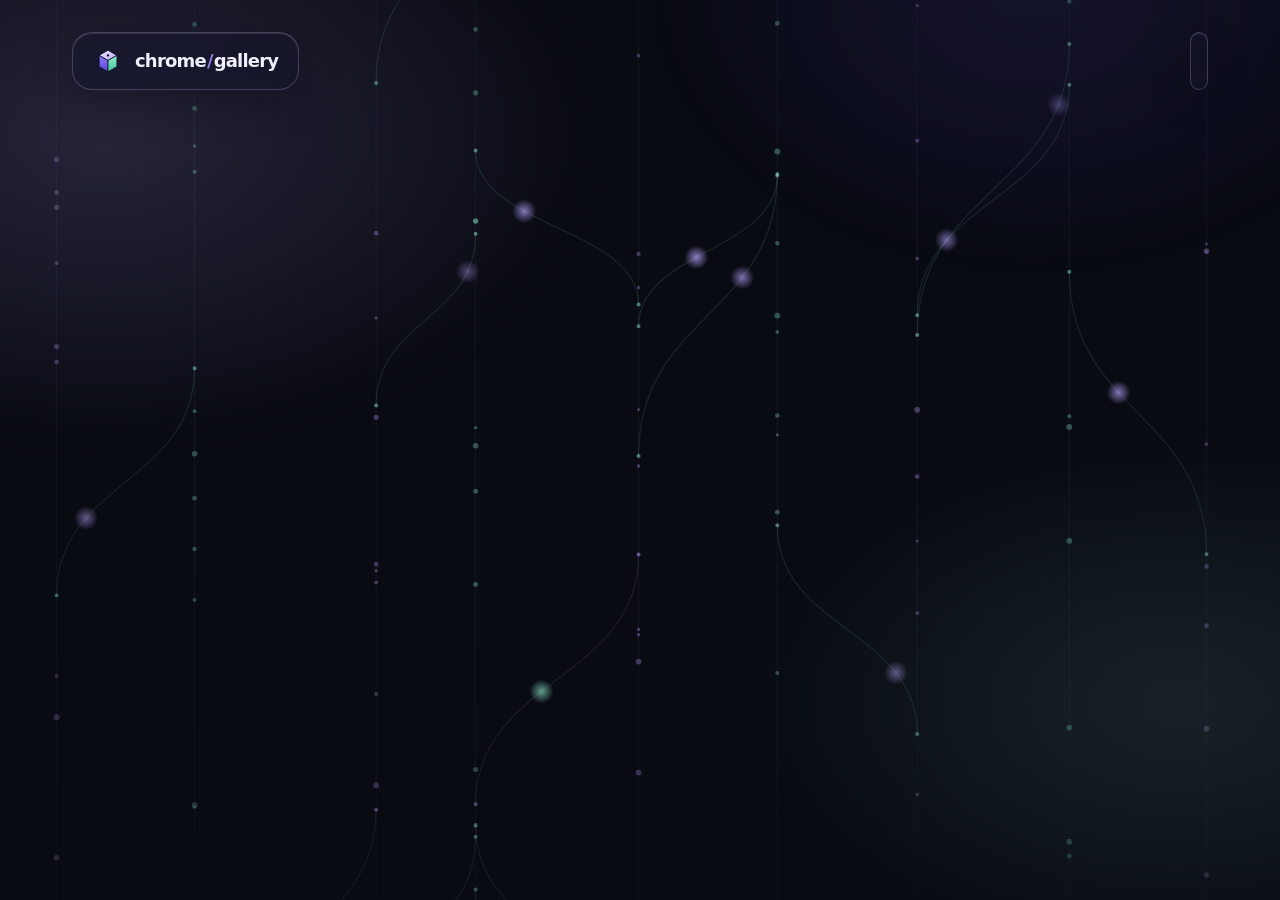
<file: docs/index.html>
<!doctype html>
<html lang="en">
<head>
  <meta charset="utf-8">
  <meta name="viewport" content="width=device-width,initial-scale=1,viewport-fit=cover">
  <meta name="color-scheme" content="dark">

  <meta name="description" content="Explore open-source Chrome extensions, ChatGPT and Gemini UI themes, glassmorphism designs and practical browser developer tools. Install, customize or contribute.">
  <meta name="google-site-verification" content="0-DUqOgSs2dNVZ6csOxEr07EfWUSLmra-k0Mogx-ZUg">
  <link rel="canonical" href="https://ruslansharifov.github.io/chrome-ui-gallery/">
  <meta property="og:type" content="website">
  <meta property="og:site_name" content="Chrome UI Gallery">
  <meta property="og:url" content="https://ruslansharifov.github.io/chrome-ui-gallery/">

  <link rel="icon" href="favicon.svg" type="image/svg+xml">
  <link rel="stylesheet" href="styles.css">
  <script src="app.js" defer></script>
  <script src="motion.js" defer></script>
  <script src="header.js" defer></script>
  <script src="bg.js" defer></script>
  <script src="hero.js" defer></script>
</head>
<body data-page="home">
  <div id="page-loader" class="page-loader" aria-hidden="true"><div class="ld"><span class="ld-ring"></span><svg class="ld-mark" viewBox="0 0 64 64"><g stroke="#080a12" stroke-width="1.6" stroke-linejoin="round"><path class="ld-f ld-t" d="M32 9 51 20 32 31 13 20Z" fill="#cfc2ff"/><path class="ld-f ld-l" d="M13 20 32 31v24L13 44Z" fill="#8f7bff"/><path class="ld-f ld-r" d="M51 20 32 31v24l19-11Z" fill="#6fe5c0"/></g><circle class="ld-dot" cx="32" cy="20" r="2.4" fill="#080a12"/></svg><span class="ld-word">chrome<b>/</b>gallery</span><span class="ld-bar"><i></i></span></div></div>
  <canvas id="bg-canvas" aria-hidden="true"></canvas>
  <div id="cursor-glow" aria-hidden="true"></div>
  <a class="skip-link" href="#main">Skip to content</a>
  <div class="site-shell">
    <header class="site-header" id="site-header">
      <div class="header-row">
        <a class="brand header-island" href="index.html" aria-label="Chrome UI Gallery home"><svg class="logo-mark" viewBox="0 0 64 64" aria-hidden="true"><defs><linearGradient id="lth" x1="0" y1="0" x2="1" y2="1"><stop stop-color="#efe8ff"/><stop offset="1" stop-color="#b9a6ff"/></linearGradient><linearGradient id="llh" x1="0" y1="0" x2="0" y2="1"><stop stop-color="#8f7bff"/><stop offset="1" stop-color="#5a46d6"/></linearGradient><linearGradient id="lrh" x1="0" y1="0" x2="0" y2="1"><stop stop-color="#9af0d4"/><stop offset="1" stop-color="#3dbf98"/></linearGradient></defs><g stroke="#080a12" stroke-width="1.6" stroke-linejoin="round"><path d="M32 9 51 20 32 31 13 20Z" fill="url(#lth)"/><path d="M13 20 32 31v24L13 44Z" fill="url(#llh)"/><path d="M51 20 32 31v24l19-11Z" fill="url(#lrh)"/></g><circle cx="32" cy="20" r="2.4" fill="#080a12"/></svg><span class="brand-text">chrome<span class="brand-muted">/</span>gallery</span></a>
        <div class="header-actions header-island" id="header-actions">
          <nav class="island-links" id="island-links" aria-label="Primary navigation" inert>
            <a href="index.html" aria-current="page">Home</a>
            <a href="gallery.html">All repos</a>
            <a href="guide.html">Guide</a>
            <a href="index.html#contribute">Contribute</a>
            <a href="index.html#contributors">Contributors</a>
</head>
<body>
  <div id="page-loader" class="page-loader" aria-hidden="true"><div class="loader-ring"></div><span>chrome / gallery</span></div>
  <canvas id="ambient-particles" aria-hidden="true"></canvas>
  <div id="cursor-glow" aria-hidden="true"></div>
  <a class="skip-link" href="#explore">Skip to gallery</a>
  <div class="site-shell">
    <header class="site-header" id="site-header">
      <div class="header-row">
        <a class="brand header-island" href="#top" aria-label="Chrome UI Gallery home">
          <span class="brand-logo kinetic-logo" aria-hidden="true"><span></span><span></span><span></span></span>
          <span>chrome<span class="brand-muted">/</span>gallery</span>
        </a>
        <div class="header-actions header-island" id="header-actions">
          <nav class="island-links" id="island-links" aria-label="Primary navigation" inert>
            <a href="#explore">Explore</a>
            <a href="#how-it-works">Get started</a>
            <a href="#contribute">Contribute</a>
            <a href="#contributors">Contributors</a>
          </nav>
          <button class="island-close" id="island-close" type="button" aria-label="Close navigation" tabindex="-1">×</button>
          <button class="island-toggle" id="island-toggle" type="button" aria-label="Open navigation" aria-controls="island-links" aria-expanded="false"><span></span><span></span><span></span></button>
          <a class="island-github" href="https://github.com/RuslanSharifov/chrome-ui-gallery" target="_blank" rel="noopener noreferrer"><span aria-hidden="true">↗</span> <span>GitHub</span></a>
        </div>
      </div>
    </header>
    <main id="main">
      <section class="hero container" aria-labelledby="hero-title">
        <div class="hero-stage" aria-hidden="true"><canvas id="hero-canvas"></canvas></div>
        <div class="hero-copy">
          <span class="eyebrow"><span class="alive-dot"></span> Open source · Community driven</span>
          <h1 id="hero-title">Your browser.<br><span class="gradient-text">Reimagined.</span></h1>
          <p class="hero-description">UI themes and useful Chrome extensions in one open collection. Find one you love, make it yours, or build the next.</p>
          <div class="hero-actions">
            <a class="button button-primary" href="gallery.html">Browse all repos <span aria-hidden="true">→</span></a>
            <a class="button button-secondary" href="#latest">Latest ↓</a>
          </div>
          <div class="hero-statline" aria-label="Gallery summary">
            <span><strong data-stat="ui">–</strong> UI designs</span><i></i>
            <span><strong data-stat="tool">–</strong> tools</span><i></i>
            <span><strong data-stat="platforms">–</strong> platforms</span>
            <span><strong data-stat="ui">09</strong> UI designs</span><span class="stat-divider"></span>
            <span><strong data-stat="tool">02</strong> tools</span><span class="stat-divider"></span>
            <span><strong data-stat="platforms">04</strong> platforms</span>
          </div>
        </div>
        <div class="hero-art depth-scene" aria-hidden="true">
          <div class="art-light art-light-one"></div><div class="art-light art-light-two"></div>
          <div class="orbit orbit-one"></div><div class="orbit orbit-two"></div>
          <div class="art-window depth-card">
            <div class="art-top"><i></i><i></i><i></i><span>ui / preview</span><b>✦</b></div>
            <div class="art-content">
              <div class="art-sidebar"><span class="art-logo"></span><i></i><i></i><i></i><i></i></div>
              <div class="art-main">
                <div class="art-pill"><span></span> DESIGN SYSTEM v1</div>
                <div class="art-headline"></div><div class="art-headline art-short"></div>
                <div class="art-cardrow"><div class="art-card art-card-one"><span>◈</span><i></i><i></i></div><div class="art-card art-card-two"><span>✧</span><i></i><i></i></div></div>
                <div class="art-bottom"><i></i><b></b></div>
              </div>
            </div>
          </div>
        </div>
      </section>

      <section class="section container" id="latest" aria-labelledby="latest-title">
        <div class="section-head reveal">
          <div><span class="eyebrow">NEW / 001</span><h2 id="latest-title">Latest <span class="gradient-text">additions.</span></h2></div>
          <span class="results-count" id="results-count" role="status" aria-live="polite">Loading projects…</span>
        </div>
        <div class="project-grid" id="project-grid" data-limit="6" aria-live="off"><div class="skeleton"></div><div class="skeleton"></div><div class="skeleton"></div></div>
        <div class="more-row reveal"><a class="button button-primary" id="view-all" href="gallery.html">View all repositories <span aria-hidden="true">→</span></a></div>
        <noscript><p>JavaScript is required to list projects; browse the <a href="https://github.com/RuslanSharifov/chrome-ui-gallery/blob/main/ui/README.md">UI catalog</a> and <a href="https://github.com/RuslanSharifov/chrome-ui-gallery/blob/main/Tools/README.md">Tools catalog</a> on GitHub.</p></noscript>
      </section>

      <section class="section container" id="how-it-works" aria-labelledby="guide-title">
        <div class="section-head reveal"><div><span class="eyebrow">START HERE / 002</span><h2 id="guide-title">Beautifully simple.</h2></div></div>
        <div class="steps">
          <article class="reveal"><span class="step-no">01</span><h3>Choose a project</h3><p>Open the gallery and read what each repo does.</p></article>
          <article class="reveal"><span class="step-no">02</span><h3>Get the source</h3><p>Press Download ZIP on a card and extract the folder.</p></article>
          <article class="reveal"><span class="step-no">03</span><h3>Load in Chrome</h3><p>Open chrome://extensions, enable Developer mode, choose the folder with manifest.json.</p></article>
        </div>
        <a class="text-link" href="guide.html">Read the full guide →</a>
      </section>

      <section class="section container" id="contributors" aria-labelledby="contributors-title">
        <div class="section-head reveal"><div><span class="eyebrow">COMMUNITY / 003</span><h2 id="contributors-title">Built by <span class="gradient-text">people.</span></h2></div></div>
        <div id="contributors-grid" class="contributors-grid" aria-live="polite"><p>Loading contributors…</p></div>
        <a class="text-link" href="https://github.com/RuslanSharifov/chrome-ui-gallery/graphs/contributors" target="_blank" rel="noopener noreferrer">View contributor history ↗</a>
      </section>

      <section class="section container" id="contribute" aria-labelledby="contribute-title">
        <div class="contribute-panel reveal">
          <span class="eyebrow">BUILD WITH US / 004</span>
          <h2 id="contribute-title">Your idea belongs <em>in the gallery.</em></h2>
          <p>Made a useful browser tool or an interface you love? Open a pull request — no direct repository access required.</p>
          <div class="hero-actions"><a class="button button-primary" href="https://github.com/RuslanSharifov/chrome-ui-gallery/blob/main/CONTRIBUTING.md" target="_blank" rel="noopener noreferrer">How to contribute ↗</a><a class="button button-secondary" href="https://github.com/RuslanSharifov/chrome-ui-gallery/tree/main/templates/chrome-extension-tool" target="_blank" rel="noopener noreferrer">Starter files →</a></div>
      <section class="contributors-section container" id="contributors" aria-labelledby="contributors-title">
        <div class="section-topline"><span class="eyebrow">COMMUNITY / 004</span></div>
        <h2 id="contributors-title">Built by <span class="gradient-text">people.</span></h2>
        <p class="feature-intro">GitHub contributors to this repository, loaded from GitHub's public API. Contribution counts reflect GitHub's repository statistics.</p>
        <div id="contributors-grid" class="contributors-grid" aria-live="polite"><p>Loading contributors…</p></div>
        <a class="text-link" href="https://github.com/RuslanSharifov/chrome-ui-gallery/graphs/contributors" target="_blank" rel="noopener noreferrer">View contributor history ↗</a>
      </section>
      <section class="contribute-section container" id="contribute" aria-labelledby="contribute-title">
        <div class="contribute-panel">
          <div class="contribute-glow" aria-hidden="true"></div>
          <span class="eyebrow">BUILD WITH US / 003</span>
          <h2 id="contribute-title">Your idea belongs<br><em>in the gallery.</em></h2>
          <p>Made a useful browser tool? Designed an interface you love? Everyone can contribute through a pull request — no direct repository access required.</p>
          <div class="contribute-actions"><a class="button button-primary" href="https://github.com/RuslanSharifov/chrome-ui-gallery/blob/main/CONTRIBUTING.md" target="_blank" rel="noopener noreferrer">How to contribute <span aria-hidden="true">↗</span></a><a class="button button-ghost" href="https://github.com/RuslanSharifov/chrome-ui-gallery/tree/main/templates/chrome-extension-tool" target="_blank" rel="noopener noreferrer">Get starter files →</a></div>
          <div class="contribute-outline" aria-hidden="true">✳</div>
        </div>
      </section>
    </main>
    <footer class="footer">
      <div class="container footer-content">
        <div><a class="brand" href="index.html"><svg class="logo-mark" viewBox="0 0 64 64" aria-hidden="true"><defs><linearGradient id="ltf" x1="0" y1="0" x2="1" y2="1"><stop stop-color="#efe8ff"/><stop offset="1" stop-color="#b9a6ff"/></linearGradient><linearGradient id="llf" x1="0" y1="0" x2="0" y2="1"><stop stop-color="#8f7bff"/><stop offset="1" stop-color="#5a46d6"/></linearGradient><linearGradient id="lrf" x1="0" y1="0" x2="0" y2="1"><stop stop-color="#9af0d4"/><stop offset="1" stop-color="#3dbf98"/></linearGradient></defs><g stroke="#080a12" stroke-width="1.6" stroke-linejoin="round"><path d="M32 9 51 20 32 31 13 20Z" fill="url(#ltf)"/><path d="M13 20 32 31v24L13 44Z" fill="url(#llf)"/><path d="M51 20 32 31v24l19-11Z" fill="url(#lrf)"/></g><circle cx="32" cy="20" r="2.4" fill="#080a12"/></svg><span class="brand-text">chrome<span class="brand-muted">/</span>gallery</span></a><p>Open source experiments for a more beautiful, useful web.</p></div>
        <div class="footer-links"><a href="gallery.html">All repos</a><a href="guide.html">Guide</a><a href="https://github.com/RuslanSharifov/chrome-ui-gallery/blob/main/GETTING_STARTED.az.md">Azərbaycanca</a><a href="https://github.com/RuslanSharifov/chrome-ui-gallery/blob/main/SECURITY.md">Security</a><a href="https://github.com/RuslanSharifov/chrome-ui-gallery/blob/main/LICENSE">MIT License</a><a href="https://github.com/RuslanSharifov/chrome-ui-gallery">GitHub ↗</a></div>
      </div>
      <div class="container foot-bottom"><span>© 2026 Chrome UI Gallery contributors.</span><span>Always review extension permissions.</span></div>
    </footer>
  </div>
</body>
</html>
</file>
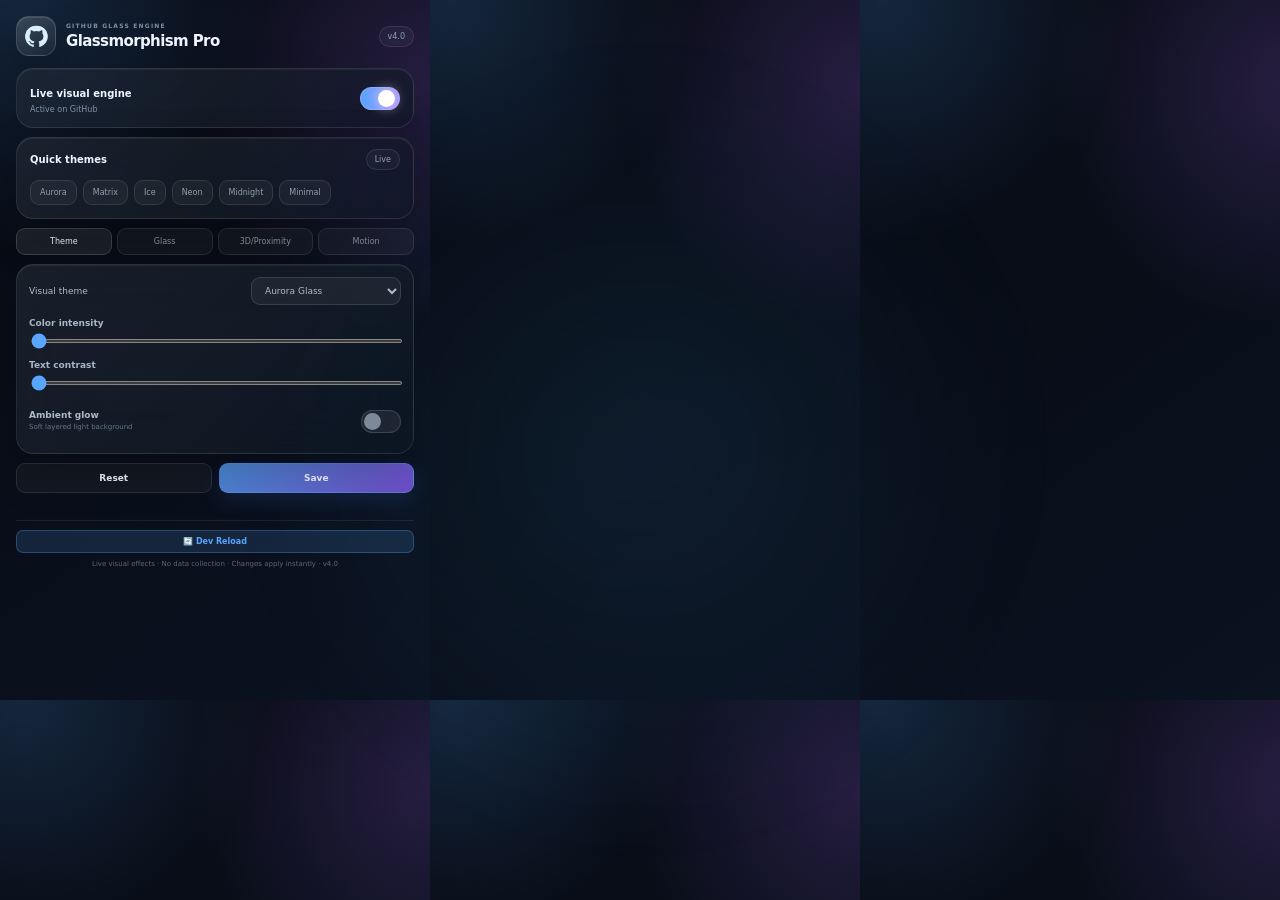
<file: github/3D github/index.html>
<!doctype html>
<html lang="en">
<head>
<meta charset="utf-8">
<meta name="viewport" content="width=device-width,initial-scale=1">
<title>GitHub Glassmorphism Pro</title>
<link rel="stylesheet" href="./style.css">
</head>
<body>
<main class="popup">
  <header class="header">
    <div class="brand">
      <span class="brand-mark">
        <svg viewBox="0 0 24 24" aria-hidden="true">
          <path fill="currentColor" d="M12 .7A11.3 11.3 0 0 0 8.43 22.9c.56.1.77-.24.77-.54v-2.12c-3.13.68-3.79-1.33-3.79-1.33-.51-1.3-1.25-1.65-1.25-1.65-1.02-.7.08-.69.08-.69 1.13.08 1.73 1.16 1.73 1.16 1 1.72 2.63 1.22 3.27.93.1-.73.39-1.22.71-1.5-2.5-.28-5.13-1.25-5.13-5.57 0-1.23.44-2.24 1.16-3.03-.12-.28-.5-1.43.11-2.98 0 0 .95-.3 3.1 1.16a10.7 10.7 0 0 1 5.64 0c2.15-1.46 3.1-1.16 3.1-1.16.61 1.55.23 2.7.11 2.98.72.79 1.16 1.8 1.16 3.03 0 4.33-2.63 5.29-5.14 5.57.4.35.76 1.03.76 2.08v3.08c0 .3.2.65.78.54A11.3 11.3 0 0 0 12 .7Z"/>
        </svg>
      </span>
      <div>
        <p>GITHUB GLASS ENGINE</p>
        <h1>Glassmorphism Pro</h1>
      </div>
    </div>
    <span id="version" class="chip">v4.0</span>
  </header>

  <section class="card hero">
    <div>
      <strong>Live visual engine</strong>
      <p id="stateText">Active on GitHub</p>
    </div>
    <button id="enabled" class="switch" role="switch" aria-checked="true"><span></span></button>
  </section>

  <p id="tabNotice" class="notice" hidden>⚠️ Open github.com to apply effects</p>

  <section class="card preset-card">
    <div class="section-head">
      <h2>Quick themes</h2>
      <span>Live</span>
    </div>
    <div id="presets" class="chips"></div>
  </section>

  <nav class="tabs" aria-label="Settings">
    <button class="tab" data-tab="theme" aria-selected="true">Theme</button>
    <button class="tab" data-tab="glass" aria-selected="false">Glass</button>
    <button class="tab" data-tab="depth" aria-selected="false">3D/Proximity</button>
    <button class="tab" data-tab="motion" aria-selected="false">Motion</button>
  </nav>

  <section class="panel" id="panel-theme"></section>
  <section class="panel" id="panel-glass" hidden></section>
  <section class="panel" id="panel-depth" hidden></section>
  <section class="panel" id="panel-motion" hidden></section>

  <div class="actions">
    <button id="reset" class="btn">Reset</button>
    <button id="save" class="btn primary">Save</button>
  </div>
  <p id="saveState" class="save-state"></p>
  
  <div class="dev-section">
    <button id="devReload" class="btn-dev" title="Dev Mode: Reload GitHub page with new settings">🔄 Dev Reload</button>
  </div>
  
  <footer>Live visual effects · No data collection · Changes apply instantly · v4.0</footer>
</main>
<script src="./script.js"></script>
</body>
</html>
</file>
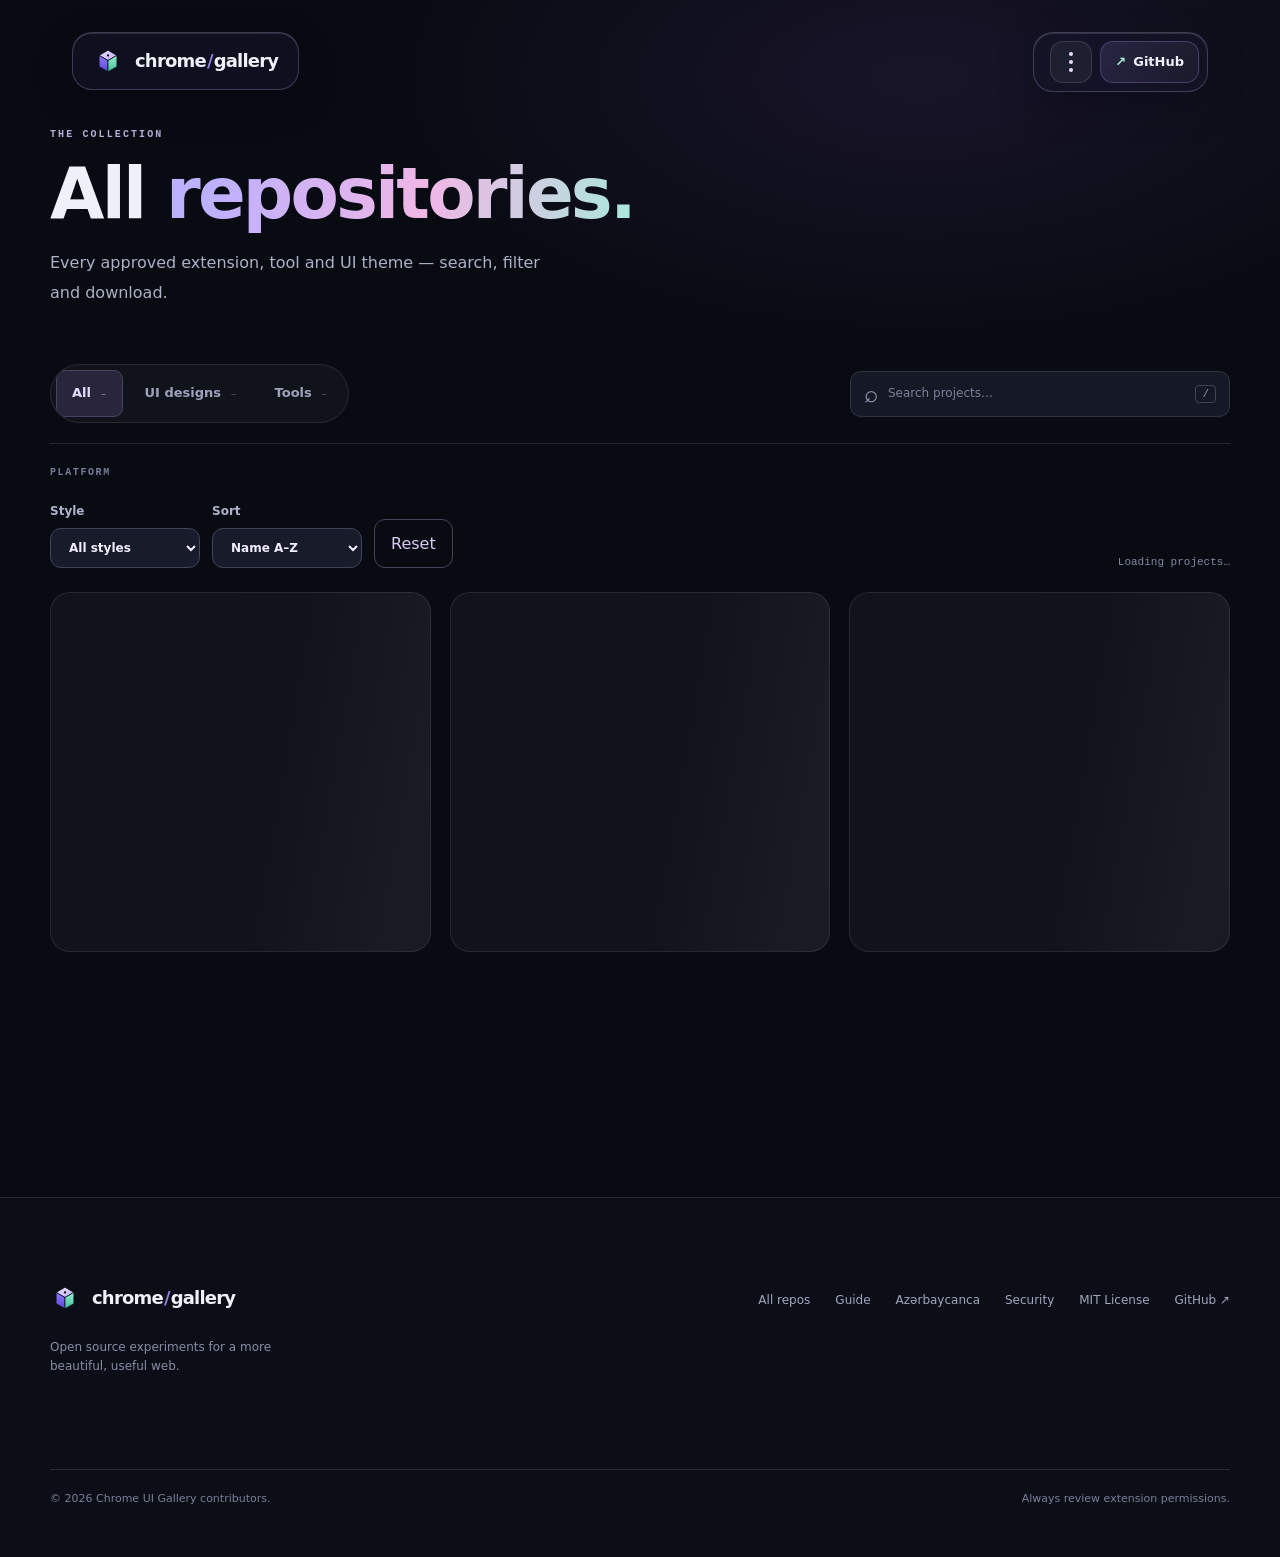
<file: docs/gallery.html>
<!doctype html>
<html lang="en">
<head>
  <meta charset="utf-8">
  <meta name="viewport" content="width=device-width,initial-scale=1,viewport-fit=cover">
  <meta name="color-scheme" content="dark">
  <meta name="theme-color" content="#080a12">
  <meta name="description" content="Browse every approved Chrome extension, browser tool and UI theme. Filter by category, platform and style, search and download.">
  <meta name="google-site-verification" content="0-DUqOgSs2dNVZ6csOxEr07EfWUSLmra-k0Mogx-ZUg">
  <link rel="canonical" href="https://ruslansharifov.github.io/chrome-ui-gallery/gallery.html">
  <meta property="og:type" content="website">
  <meta property="og:site_name" content="Chrome UI Gallery">
  <meta property="og:url" content="https://ruslansharifov.github.io/chrome-ui-gallery/gallery.html">
  <meta property="og:title" content="All repositories — Chrome UI Gallery">
  <meta property="og:description" content="Browse every approved Chrome extension, browser tool and UI theme. Filter by category, platform and style, search and download.">
  <meta name="twitter:card" content="summary">
  <title>All repositories — Chrome UI Gallery</title>
  <script type="application/ld+json">
  {"@context":"https://schema.org","@type":"WebSite","name":"Chrome UI Gallery","url":"https://ruslansharifov.github.io/chrome-ui-gallery/","description":"Open-source Chrome extensions, UI themes and browser developer tools.","inLanguage":"en"}
  </script>
  <script>try{if(sessionStorage.getItem("cg-seen"))document.documentElement.classList.add("skip-loader");else sessionStorage.setItem("cg-seen","1")}catch(e){}</script>
  <link rel="icon" href="favicon.svg" type="image/svg+xml">
  <link rel="stylesheet" href="styles.css">
  <script src="app.js" defer></script>
  <script src="motion.js" defer></script>
  <script src="header.js" defer></script>
  <script src="bg.js" defer></script>
  
</head>
<body data-page="gallery">
  <div id="page-loader" class="page-loader" aria-hidden="true"><div class="ld"><span class="ld-ring"></span><svg class="ld-mark" viewBox="0 0 64 64"><g stroke="#080a12" stroke-width="1.6" stroke-linejoin="round"><path class="ld-f ld-t" d="M32 9 51 20 32 31 13 20Z" fill="#cfc2ff"/><path class="ld-f ld-l" d="M13 20 32 31v24L13 44Z" fill="#8f7bff"/><path class="ld-f ld-r" d="M51 20 32 31v24l19-11Z" fill="#6fe5c0"/></g><circle class="ld-dot" cx="32" cy="20" r="2.4" fill="#080a12"/></svg><span class="ld-word">chrome<b>/</b>gallery</span><span class="ld-bar"><i></i></span></div></div>
  <canvas id="bg-canvas" aria-hidden="true"></canvas>
  <div id="cursor-glow" aria-hidden="true"></div>
  <a class="skip-link" href="#main">Skip to content</a>
  <div class="site-shell">
    <header class="site-header" id="site-header">
      <div class="header-row">
        <a class="brand header-island" href="index.html" aria-label="Chrome UI Gallery home"><svg class="logo-mark" viewBox="0 0 64 64" aria-hidden="true"><defs><linearGradient id="lth" x1="0" y1="0" x2="1" y2="1"><stop stop-color="#efe8ff"/><stop offset="1" stop-color="#b9a6ff"/></linearGradient><linearGradient id="llh" x1="0" y1="0" x2="0" y2="1"><stop stop-color="#8f7bff"/><stop offset="1" stop-color="#5a46d6"/></linearGradient><linearGradient id="lrh" x1="0" y1="0" x2="0" y2="1"><stop stop-color="#9af0d4"/><stop offset="1" stop-color="#3dbf98"/></linearGradient></defs><g stroke="#080a12" stroke-width="1.6" stroke-linejoin="round"><path d="M32 9 51 20 32 31 13 20Z" fill="url(#lth)"/><path d="M13 20 32 31v24L13 44Z" fill="url(#llh)"/><path d="M51 20 32 31v24l19-11Z" fill="url(#lrh)"/></g><circle cx="32" cy="20" r="2.4" fill="#080a12"/></svg><span class="brand-text">chrome<span class="brand-muted">/</span>gallery</span></a>
        <div class="header-actions header-island" id="header-actions">
          <nav class="island-links" id="island-links" aria-label="Primary navigation" inert>
            <a href="index.html">Home</a>
            <a href="gallery.html" aria-current="page">All repos</a>
            <a href="guide.html">Guide</a>
            <a href="index.html#contribute">Contribute</a>
            <a href="index.html#contributors">Contributors</a>
          </nav>
          <button class="island-close" id="island-close" type="button" aria-label="Close navigation" tabindex="-1">×</button>
          <button class="island-toggle" id="island-toggle" type="button" aria-label="Open navigation" aria-controls="island-links" aria-expanded="false"><span></span><span></span><span></span></button>
          <a class="island-github" href="https://github.com/RuslanSharifov/chrome-ui-gallery" target="_blank" rel="noopener noreferrer"><span aria-hidden="true">↗</span> <span>GitHub</span></a>
        </div>
      </div>
    </header>
    <main id="main">
      <section class="page-hero container" aria-labelledby="gallery-title">
        <span class="eyebrow">THE COLLECTION</span>
        <h1 id="gallery-title">All <span class="gradient-text">repositories.</span></h1>
        <p class="hero-description">Every approved extension, tool and UI theme — search, filter and download.</p>
      </section>
      <section class="container gallery-section" aria-label="Gallery">
        <div class="toolbar">
          <div class="filter-tabs" role="group" aria-label="Category filter">
            <button class="filter-tab active" data-category="all" aria-pressed="true" type="button">All <span>–</span></button>
            <button class="filter-tab" data-category="ui" aria-pressed="false" type="button">UI designs <span>–</span></button>
            <button class="filter-tab" data-category="tool" aria-pressed="false" type="button">Tools <span>–</span></button>
          </div>
          <label class="search-wrap" for="search"><span class="search-icon" aria-hidden="true">⌕</span><input id="search" type="search" placeholder="Search projects…" autocomplete="off"><span class="shortcut" aria-hidden="true">/</span></label>
        </div>
        <div class="platform-bar">
          <span class="bar-label">PLATFORM</span>
          <div class="platform-options" role="group" aria-label="Platform filter"></div>
        </div>
        <div class="advanced-filters" aria-label="Advanced gallery filters">
          <label>Style <select id="style-filter"><option value="all">All styles</option></select></label>
          <label>Sort <select id="sort-filter"><option value="name">Name A–Z</option><option value="name-desc">Name Z–A</option><option value="platform">Platform</option><option value="category">Category</option></select></label>
          <button id="reset-advanced" type="button" class="filter-reset">Reset</button>
          <span class="results-count" id="results-count" role="status" aria-live="polite">Loading projects…</span>
        </div>
        <div class="project-grid" id="project-grid" aria-live="off"><div class="skeleton"></div><div class="skeleton"></div><div class="skeleton"></div></div>
        <div class="empty-state" id="empty-state" hidden><span>⌁</span><h3>No matches yet.</h3><p>Try another name or select a different category.</p><button id="clear-filters" class="button button-secondary" type="button">Clear filters</button></div>
        <noscript><p>JavaScript is required for filtering; browse the <a href="https://github.com/RuslanSharifov/chrome-ui-gallery/blob/main/ui/README.md">UI catalog</a> and <a href="https://github.com/RuslanSharifov/chrome-ui-gallery/blob/main/Tools/README.md">Tools catalog</a> on GitHub.</p></noscript>
      </section>
    </main>
    <footer class="footer">
      <div class="container footer-content">
        <div><a class="brand" href="index.html"><svg class="logo-mark" viewBox="0 0 64 64" aria-hidden="true"><defs><linearGradient id="ltf" x1="0" y1="0" x2="1" y2="1"><stop stop-color="#efe8ff"/><stop offset="1" stop-color="#b9a6ff"/></linearGradient><linearGradient id="llf" x1="0" y1="0" x2="0" y2="1"><stop stop-color="#8f7bff"/><stop offset="1" stop-color="#5a46d6"/></linearGradient><linearGradient id="lrf" x1="0" y1="0" x2="0" y2="1"><stop stop-color="#9af0d4"/><stop offset="1" stop-color="#3dbf98"/></linearGradient></defs><g stroke="#080a12" stroke-width="1.6" stroke-linejoin="round"><path d="M32 9 51 20 32 31 13 20Z" fill="url(#ltf)"/><path d="M13 20 32 31v24L13 44Z" fill="url(#llf)"/><path d="M51 20 32 31v24l19-11Z" fill="url(#lrf)"/></g><circle cx="32" cy="20" r="2.4" fill="#080a12"/></svg><span class="brand-text">chrome<span class="brand-muted">/</span>gallery</span></a><p>Open source experiments for a more beautiful, useful web.</p></div>
        <div class="footer-links"><a href="gallery.html">All repos</a><a href="guide.html">Guide</a><a href="https://github.com/RuslanSharifov/chrome-ui-gallery/blob/main/GETTING_STARTED.az.md">Azərbaycanca</a><a href="https://github.com/RuslanSharifov/chrome-ui-gallery/blob/main/SECURITY.md">Security</a><a href="https://github.com/RuslanSharifov/chrome-ui-gallery/blob/main/LICENSE">MIT License</a><a href="https://github.com/RuslanSharifov/chrome-ui-gallery">GitHub ↗</a></div>
      </div>
      <div class="container foot-bottom"><span>© 2026 Chrome UI Gallery contributors.</span><span>Always review extension permissions.</span></div>
    </footer>
  </div>
</body>
</html>
</file>
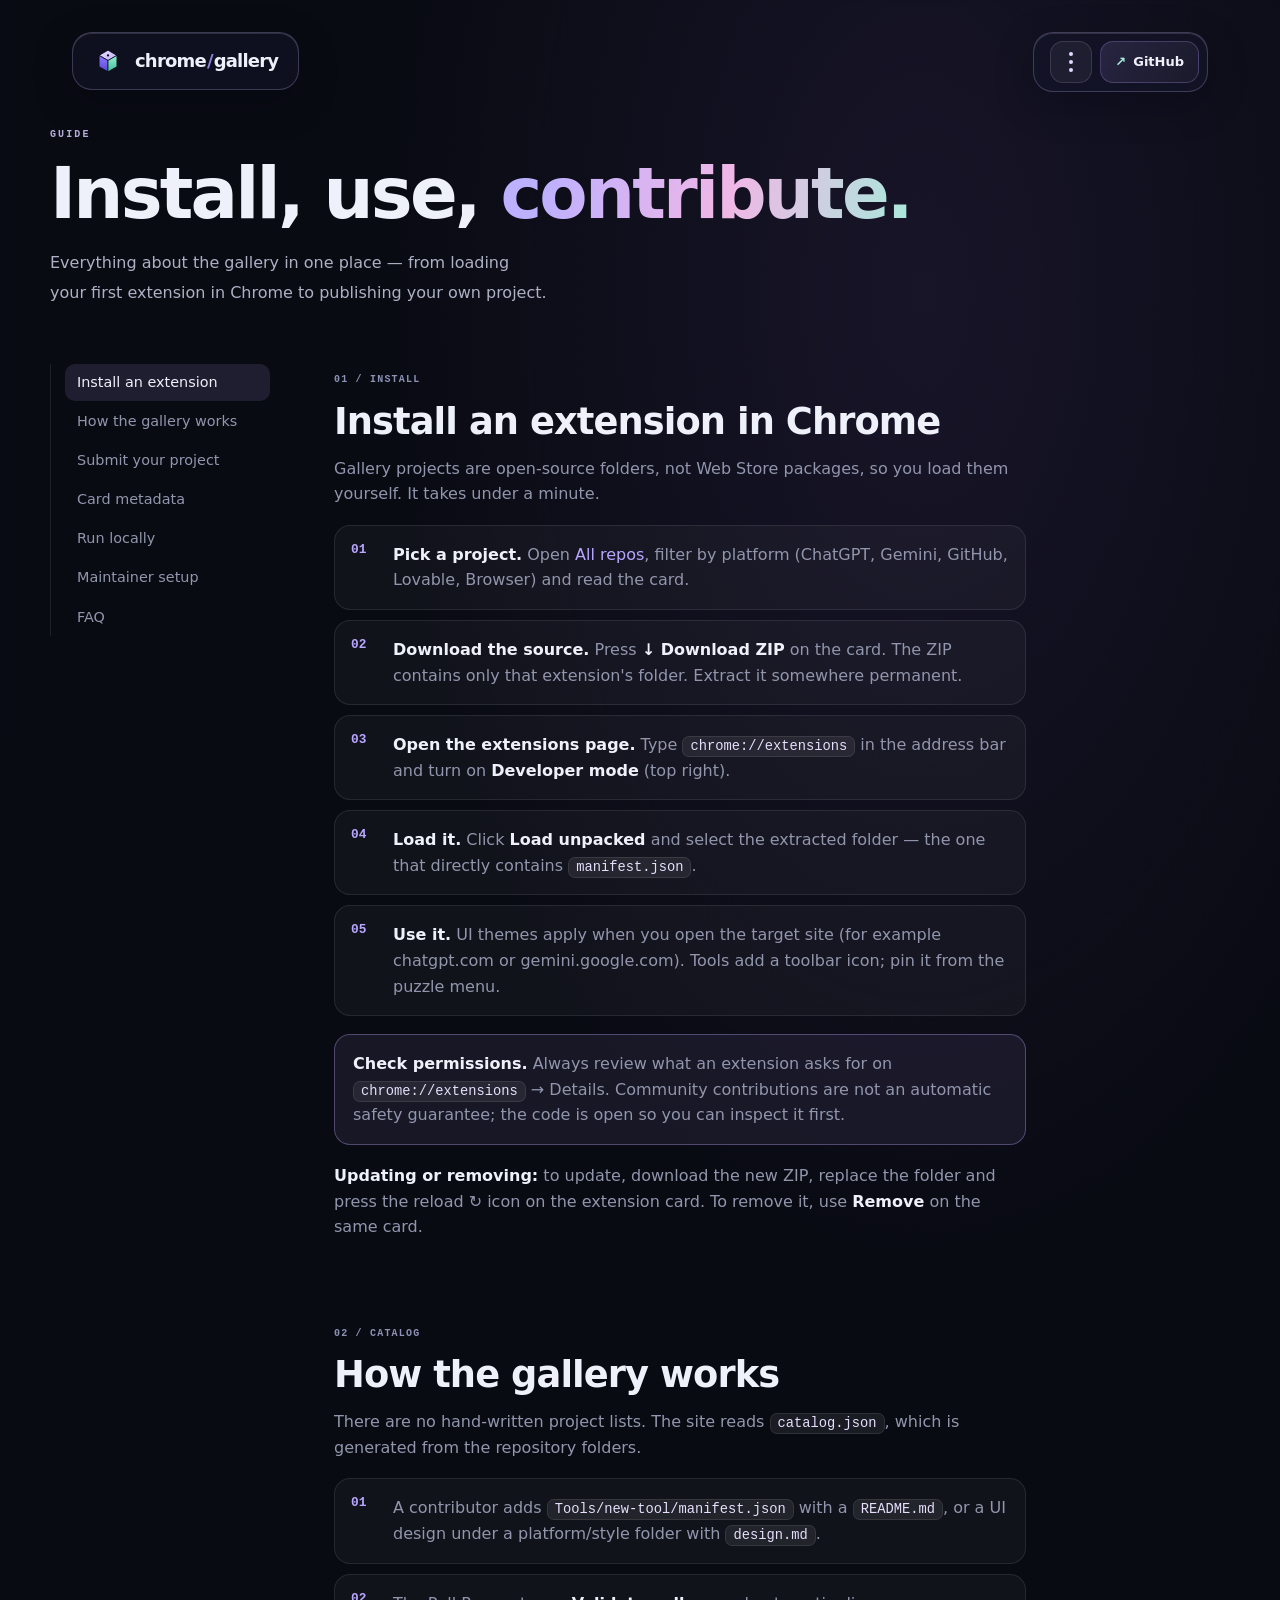
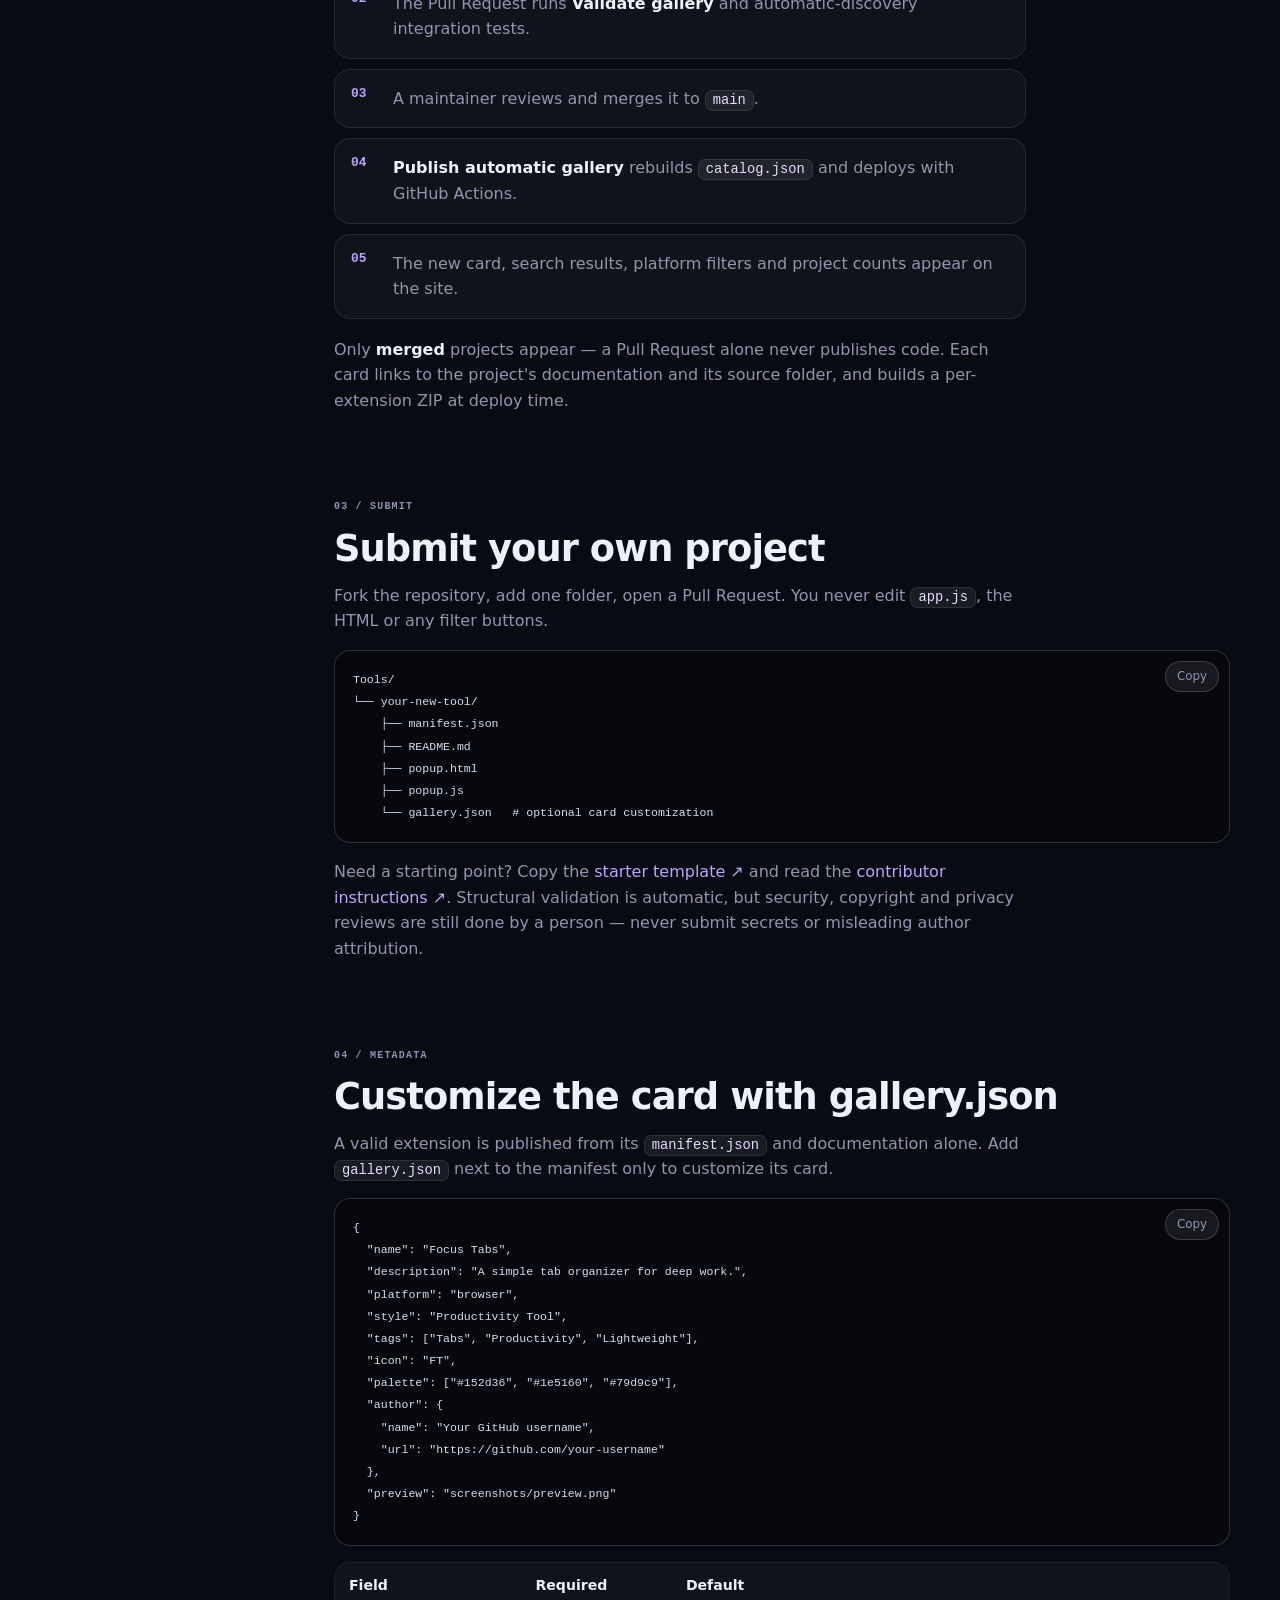
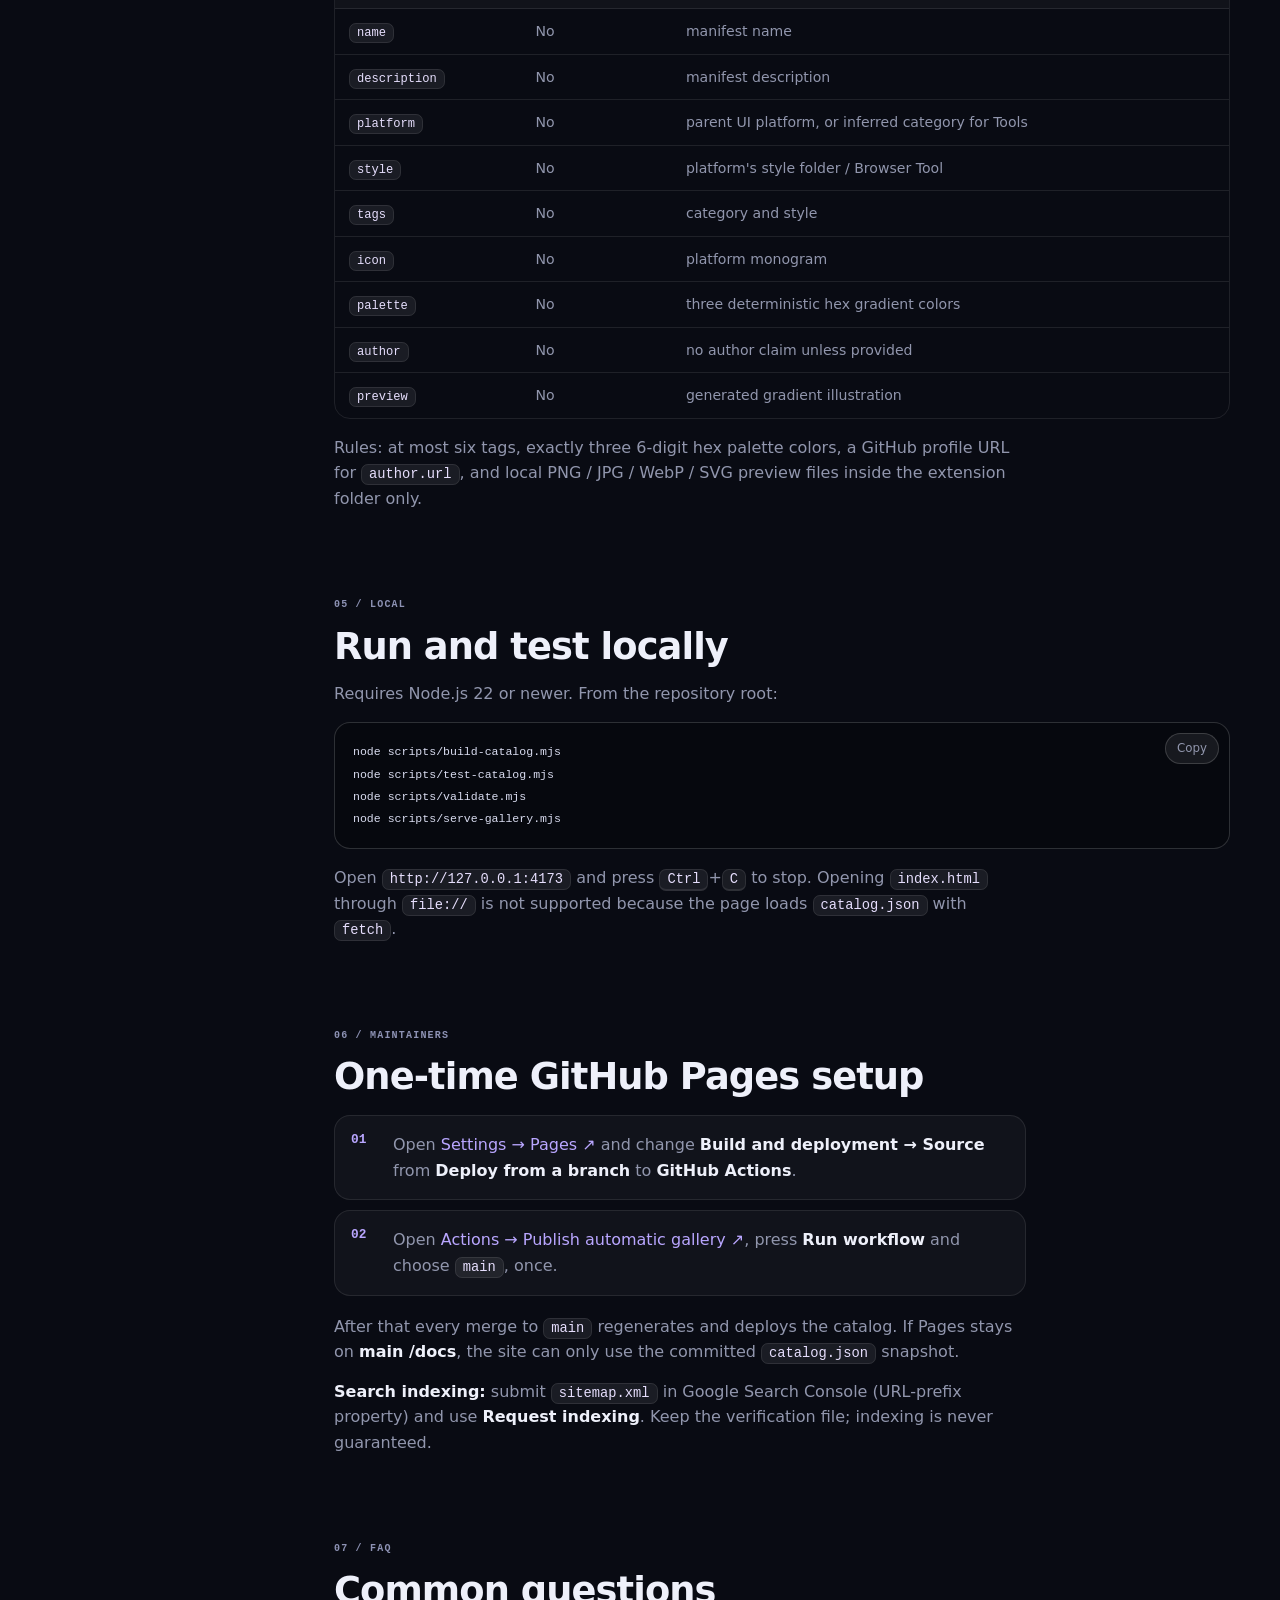
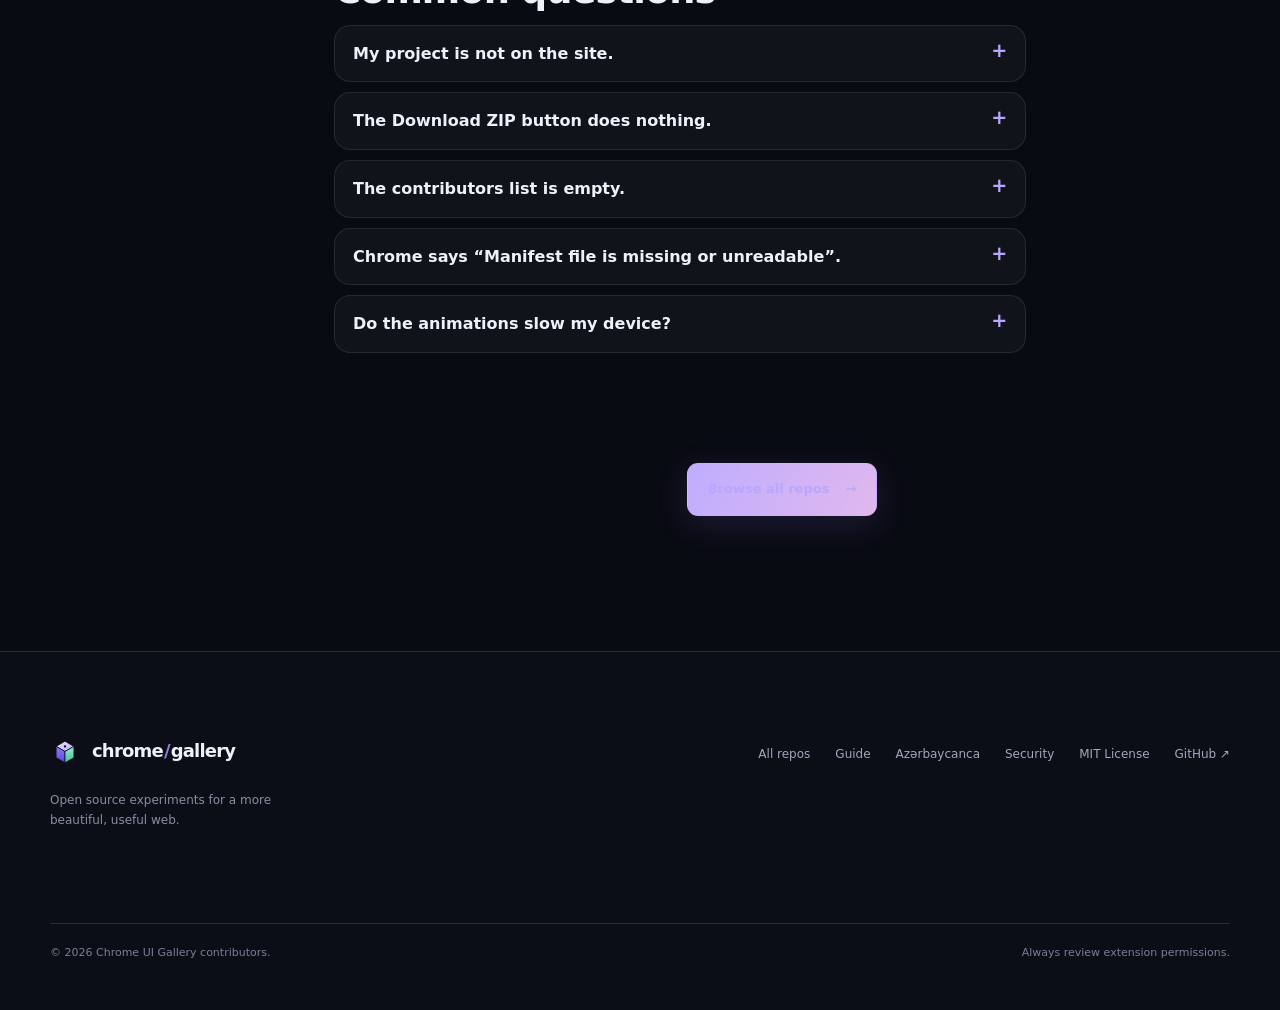
<file: docs/guide.html>
<!doctype html>
<html lang="en">
<head>
  <meta charset="utf-8">
  <meta name="viewport" content="width=device-width,initial-scale=1,viewport-fit=cover">
  <meta name="color-scheme" content="dark">
  <meta name="theme-color" content="#080a12">
  <meta name="description" content="Step-by-step guide: install a Chrome extension from the gallery, how the automatic catalog works, how to submit your own project and test locally.">
  <meta name="google-site-verification" content="0-DUqOgSs2dNVZ6csOxEr07EfWUSLmra-k0Mogx-ZUg">
  <link rel="canonical" href="https://ruslansharifov.github.io/chrome-ui-gallery/guide.html">
  <meta property="og:type" content="website">
  <meta property="og:site_name" content="Chrome UI Gallery">
  <meta property="og:url" content="https://ruslansharifov.github.io/chrome-ui-gallery/guide.html">
  <meta property="og:title" content="Guide — Install &amp; use Chrome UI Gallery extensions">
  <meta property="og:description" content="Step-by-step guide: install a Chrome extension from the gallery, how the automatic catalog works, how to submit your own project and test locally.">
  <meta name="twitter:card" content="summary">
  <title>Guide — Install &amp; use Chrome UI Gallery extensions</title>
  <script type="application/ld+json">
  {"@context":"https://schema.org","@type":"WebSite","name":"Chrome UI Gallery","url":"https://ruslansharifov.github.io/chrome-ui-gallery/","description":"Open-source Chrome extensions, UI themes and browser developer tools.","inLanguage":"en"}
  </script>
  <script>try{if(sessionStorage.getItem("cg-seen"))document.documentElement.classList.add("skip-loader");else sessionStorage.setItem("cg-seen","1")}catch(e){}</script>
  <link rel="icon" href="favicon.svg" type="image/svg+xml">
  <link rel="stylesheet" href="styles.css">
  <script src="app.js" defer></script>
  <script src="motion.js" defer></script>
  <script src="header.js" defer></script>
  <script src="bg.js" defer></script>
  <script src="guide.js" defer></script>
  
</head>
<body data-page="guide">
  <div id="page-loader" class="page-loader" aria-hidden="true"><div class="ld"><span class="ld-ring"></span><svg class="ld-mark" viewBox="0 0 64 64"><g stroke="#080a12" stroke-width="1.6" stroke-linejoin="round"><path class="ld-f ld-t" d="M32 9 51 20 32 31 13 20Z" fill="#cfc2ff"/><path class="ld-f ld-l" d="M13 20 32 31v24L13 44Z" fill="#8f7bff"/><path class="ld-f ld-r" d="M51 20 32 31v24l19-11Z" fill="#6fe5c0"/></g><circle class="ld-dot" cx="32" cy="20" r="2.4" fill="#080a12"/></svg><span class="ld-word">chrome<b>/</b>gallery</span><span class="ld-bar"><i></i></span></div></div>
  <canvas id="bg-canvas" aria-hidden="true"></canvas>
  <div id="cursor-glow" aria-hidden="true"></div>
  <a class="skip-link" href="#main">Skip to content</a>
  <div class="site-shell">
    <header class="site-header" id="site-header">
      <div class="header-row">
        <a class="brand header-island" href="index.html" aria-label="Chrome UI Gallery home"><svg class="logo-mark" viewBox="0 0 64 64" aria-hidden="true"><defs><linearGradient id="lth" x1="0" y1="0" x2="1" y2="1"><stop stop-color="#efe8ff"/><stop offset="1" stop-color="#b9a6ff"/></linearGradient><linearGradient id="llh" x1="0" y1="0" x2="0" y2="1"><stop stop-color="#8f7bff"/><stop offset="1" stop-color="#5a46d6"/></linearGradient><linearGradient id="lrh" x1="0" y1="0" x2="0" y2="1"><stop stop-color="#9af0d4"/><stop offset="1" stop-color="#3dbf98"/></linearGradient></defs><g stroke="#080a12" stroke-width="1.6" stroke-linejoin="round"><path d="M32 9 51 20 32 31 13 20Z" fill="url(#lth)"/><path d="M13 20 32 31v24L13 44Z" fill="url(#llh)"/><path d="M51 20 32 31v24l19-11Z" fill="url(#lrh)"/></g><circle cx="32" cy="20" r="2.4" fill="#080a12"/></svg><span class="brand-text">chrome<span class="brand-muted">/</span>gallery</span></a>
        <div class="header-actions header-island" id="header-actions">
          <nav class="island-links" id="island-links" aria-label="Primary navigation" inert>
            <a href="index.html">Home</a>
            <a href="gallery.html">All repos</a>
            <a href="guide.html" aria-current="page">Guide</a>
            <a href="index.html#contribute">Contribute</a>
            <a href="index.html#contributors">Contributors</a>
          </nav>
          <button class="island-close" id="island-close" type="button" aria-label="Close navigation" tabindex="-1">×</button>
          <button class="island-toggle" id="island-toggle" type="button" aria-label="Open navigation" aria-controls="island-links" aria-expanded="false"><span></span><span></span><span></span></button>
          <a class="island-github" href="https://github.com/RuslanSharifov/chrome-ui-gallery" target="_blank" rel="noopener noreferrer"><span aria-hidden="true">↗</span> <span>GitHub</span></a>
        </div>
      </div>
    </header>
    <main id="main">
      <section class="page-hero container" aria-labelledby="guide-title">
        <span class="eyebrow">GUIDE</span>
        <h1 id="guide-title">Install, use, <span class="gradient-text">contribute.</span></h1>
        <p class="hero-description">Everything about the gallery in one place — from loading your first extension in Chrome to publishing your own project.</p>
      </section>
      <div class="container guide-layout">
        <nav class="toc" aria-label="On this page">
          <a href="#install" class="active">Install an extension</a>
          <a href="#how-it-works">How the gallery works</a>
          <a href="#submit">Submit your project</a>
          <a href="#metadata">Card metadata</a>
          <a href="#local">Run locally</a>
          <a href="#maintainers">Maintainer setup</a>
          <a href="#faq">FAQ</a>
        </nav>
        <div class="prose">
          <section id="install" class="guide-block">
            <span class="step-no">01 / INSTALL</span><h2>Install an extension in Chrome</h2>
            <p>Gallery projects are open-source folders, not Web Store packages, so you load them yourself. It takes under a minute.</p>
            <ol class="steps-list">
              <li><b>Pick a project.</b> Open <a href="gallery.html">All repos</a>, filter by platform (ChatGPT, Gemini, GitHub, Lovable, Browser) and read the card.</li>
              <li><b>Download the source.</b> Press <em>↓ Download ZIP</em> on the card. The ZIP contains only that extension's folder. Extract it somewhere permanent.</li>
              <li><b>Open the extensions page.</b> Type <code>chrome://extensions</code> in the address bar and turn on <em>Developer mode</em> (top right).</li>
              <li><b>Load it.</b> Click <em>Load unpacked</em> and select the extracted folder — the one that directly contains <code>manifest.json</code>.</li>
              <li><b>Use it.</b> UI themes apply when you open the target site (for example chatgpt.com or gemini.google.com). Tools add a toolbar icon; pin it from the puzzle menu.</li>
            </ol>
            <div class="callout"><b>Check permissions.</b> Always review what an extension asks for on <code>chrome://extensions</code> → Details. Community contributions are not an automatic safety guarantee; the code is open so you can inspect it first.</div>
            <p><b>Updating or removing:</b> to update, download the new ZIP, replace the folder and press the reload ↻ icon on the extension card. To remove it, use <em>Remove</em> on the same card.</p>
          </section>

          <section id="how-it-works" class="guide-block">
            <span class="step-no">02 / CATALOG</span><h2>How the gallery works</h2>
            <p>There are no hand-written project lists. The site reads <code>catalog.json</code>, which is generated from the repository folders.</p>
            <ol class="steps-list">
              <li>A contributor adds <code>Tools/new-tool/manifest.json</code> with a <code>README.md</code>, or a UI design under a platform/style folder with <code>design.md</code>.</li>
              <li>The Pull Request runs <em>Validate gallery</em> and automatic-discovery integration tests.</li>
              <li>A maintainer reviews and merges it to <code>main</code>.</li>
              <li><em>Publish automatic gallery</em> rebuilds <code>catalog.json</code> and deploys with GitHub Actions.</li>
              <li>The new card, search results, platform filters and project counts appear on the site.</li>
            </ol>
            <p>Only <b>merged</b> projects appear — a Pull Request alone never publishes code. Each card links to the project's documentation and its source folder, and builds a per-extension ZIP at deploy time.</p>
          </section>

          <section id="submit" class="guide-block">
            <span class="step-no">03 / SUBMIT</span><h2>Submit your own project</h2>
            <p>Fork the repository, add one folder, open a Pull Request. You never edit <code>app.js</code>, the HTML or any filter buttons.</p>
            <div class="code"><button class="copy" type="button" aria-label="Copy code">Copy</button><pre><code>Tools/
└── your-new-tool/
    ├── manifest.json
    ├── README.md
    ├── popup.html
    ├── popup.js
    └── gallery.json   # optional card customization</code></pre></div>
            <p>Need a starting point? Copy the <a href="https://github.com/RuslanSharifov/chrome-ui-gallery/tree/main/templates/chrome-extension-tool" target="_blank" rel="noopener noreferrer">starter template ↗</a> and read the <a href="https://github.com/RuslanSharifov/chrome-ui-gallery/blob/main/CONTRIBUTING.md" target="_blank" rel="noopener noreferrer">contributor instructions ↗</a>. Structural validation is automatic, but security, copyright and privacy reviews are still done by a person — never submit secrets or misleading author attribution.</p>
          </section>

          <section id="metadata" class="guide-block">
            <span class="step-no">04 / METADATA</span><h2>Customize the card with gallery.json</h2>
            <p>A valid extension is published from its <code>manifest.json</code> and documentation alone. Add <code>gallery.json</code> next to the manifest only to customize its card.</p>
            <div class="code"><button class="copy" type="button" aria-label="Copy code">Copy</button><pre><code>{
  "name": "Focus Tabs",
  "description": "A simple tab organizer for deep work.",
  "platform": "browser",
  "style": "Productivity Tool",
  "tags": ["Tabs", "Productivity", "Lightweight"],
  "icon": "FT",
  "palette": ["#152d36", "#1e5160", "#79d9c9"],
  "author": {
    "name": "Your GitHub username",
    "url": "https://github.com/your-username"
  },
  "preview": "screenshots/preview.png"
}</code></pre></div>
            <div class="table-wrap"><table>
              <thead><tr><th>Field</th><th>Required</th><th>Default</th></tr></thead>
              <tbody>
                <tr><td><code>name</code></td><td>No</td><td>manifest name</td></tr>
                <tr><td><code>description</code></td><td>No</td><td>manifest description</td></tr>
                <tr><td><code>platform</code></td><td>No</td><td>parent UI platform, or inferred category for Tools</td></tr>
                <tr><td><code>style</code></td><td>No</td><td>platform's style folder / Browser Tool</td></tr>
                <tr><td><code>tags</code></td><td>No</td><td>category and style</td></tr>
                <tr><td><code>icon</code></td><td>No</td><td>platform monogram</td></tr>
                <tr><td><code>palette</code></td><td>No</td><td>three deterministic hex gradient colors</td></tr>
                <tr><td><code>author</code></td><td>No</td><td>no author claim unless provided</td></tr>
                <tr><td><code>preview</code></td><td>No</td><td>generated gradient illustration</td></tr>
              </tbody></table></div>
            <p>Rules: at most six tags, exactly three 6-digit hex palette colors, a GitHub profile URL for <code>author.url</code>, and local PNG / JPG / WebP / SVG preview files inside the extension folder only.</p>
          </section>

          <section id="local" class="guide-block">
            <span class="step-no">05 / LOCAL</span><h2>Run and test locally</h2>
            <p>Requires Node.js 22 or newer. From the repository root:</p>
            <div class="code"><button class="copy" type="button" aria-label="Copy code">Copy</button><pre><code>node scripts/build-catalog.mjs
node scripts/test-catalog.mjs
node scripts/validate.mjs
node scripts/serve-gallery.mjs</code></pre></div>
            <p>Open <code>http://127.0.0.1:4173</code> and press <kbd>Ctrl</kbd>+<kbd>C</kbd> to stop. Opening <code>index.html</code> through <code>file://</code> is not supported because the page loads <code>catalog.json</code> with <code>fetch</code>.</p>
          </section>

          <section id="maintainers" class="guide-block">
            <span class="step-no">06 / MAINTAINERS</span><h2>One-time GitHub Pages setup</h2>
            <ol class="steps-list">
              <li>Open <a href="https://github.com/RuslanSharifov/chrome-ui-gallery/settings/pages" target="_blank" rel="noopener noreferrer">Settings → Pages ↗</a> and change <em>Build and deployment → Source</em> from <em>Deploy from a branch</em> to <em>GitHub Actions</em>.</li>
              <li>Open <a href="https://github.com/RuslanSharifov/chrome-ui-gallery/actions/workflows/publish-gallery.yml" target="_blank" rel="noopener noreferrer">Actions → Publish automatic gallery ↗</a>, press <em>Run workflow</em> and choose <code>main</code>, once.</li>
            </ol>
            <p>After that every merge to <code>main</code> regenerates and deploys the catalog. If Pages stays on <em>main /docs</em>, the site can only use the committed <code>catalog.json</code> snapshot.</p>
            <p><b>Search indexing:</b> submit <code>sitemap.xml</code> in Google Search Console (URL-prefix property) and use <em>Request indexing</em>. Keep the verification file; indexing is never guaranteed.</p>
          </section>

          <section id="faq" class="guide-block">
            <span class="step-no">07 / FAQ</span><h2>Common questions</h2>
            <details><summary>My project is not on the site.</summary><p>Only merged projects are published. Check that the Pull Request passed validation, was merged to <code>main</code>, and that the publish workflow finished.</p></details>
            <details><summary>The Download ZIP button does nothing.</summary><p>Per-extension ZIP files are built during a successful GitHub Pages deployment and are not committed to Git. Make sure Pages uses the GitHub Actions source.</p></details>
            <details><summary>The contributors list is empty.</summary><p>Contributors load from GitHub's public API at runtime. Rate limits or network failures show a link to GitHub instead — counts are never invented.</p></details>
            <details><summary>Chrome says “Manifest file is missing or unreadable”.</summary><p>You selected the wrong folder. Choose the directory that directly contains <code>manifest.json</code>, not its parent.</p></details>
            <details><summary>Do the animations slow my device?</summary><p>Effects are lightweight and pause when the tab is hidden. They are disabled when your system requests reduced motion.</p></details>
          </section>
          <div class="more-row"><a class="button button-primary" href="gallery.html">Browse all repos <span aria-hidden="true">→</span></a></div>
        </div>
      </div>
    </main>
    <footer class="footer">
      <div class="container footer-content">
        <div><a class="brand" href="index.html"><svg class="logo-mark" viewBox="0 0 64 64" aria-hidden="true"><defs><linearGradient id="ltf" x1="0" y1="0" x2="1" y2="1"><stop stop-color="#efe8ff"/><stop offset="1" stop-color="#b9a6ff"/></linearGradient><linearGradient id="llf" x1="0" y1="0" x2="0" y2="1"><stop stop-color="#8f7bff"/><stop offset="1" stop-color="#5a46d6"/></linearGradient><linearGradient id="lrf" x1="0" y1="0" x2="0" y2="1"><stop stop-color="#9af0d4"/><stop offset="1" stop-color="#3dbf98"/></linearGradient></defs><g stroke="#080a12" stroke-width="1.6" stroke-linejoin="round"><path d="M32 9 51 20 32 31 13 20Z" fill="url(#ltf)"/><path d="M13 20 32 31v24L13 44Z" fill="url(#llf)"/><path d="M51 20 32 31v24l19-11Z" fill="url(#lrf)"/></g><circle cx="32" cy="20" r="2.4" fill="#080a12"/></svg><span class="brand-text">chrome<span class="brand-muted">/</span>gallery</span></a><p>Open source experiments for a more beautiful, useful web.</p></div>
        <div class="footer-links"><a href="gallery.html">All repos</a><a href="guide.html">Guide</a><a href="https://github.com/RuslanSharifov/chrome-ui-gallery/blob/main/GETTING_STARTED.az.md">Azərbaycanca</a><a href="https://github.com/RuslanSharifov/chrome-ui-gallery/blob/main/SECURITY.md">Security</a><a href="https://github.com/RuslanSharifov/chrome-ui-gallery/blob/main/LICENSE">MIT License</a><a href="https://github.com/RuslanSharifov/chrome-ui-gallery">GitHub ↗</a></div>
      </div>
      <div class="container foot-bottom"><span>© 2026 Chrome UI Gallery contributors.</span><span>Always review extension permissions.</span></div>
    </footer>
  </div>
</body>
</html>
</file>
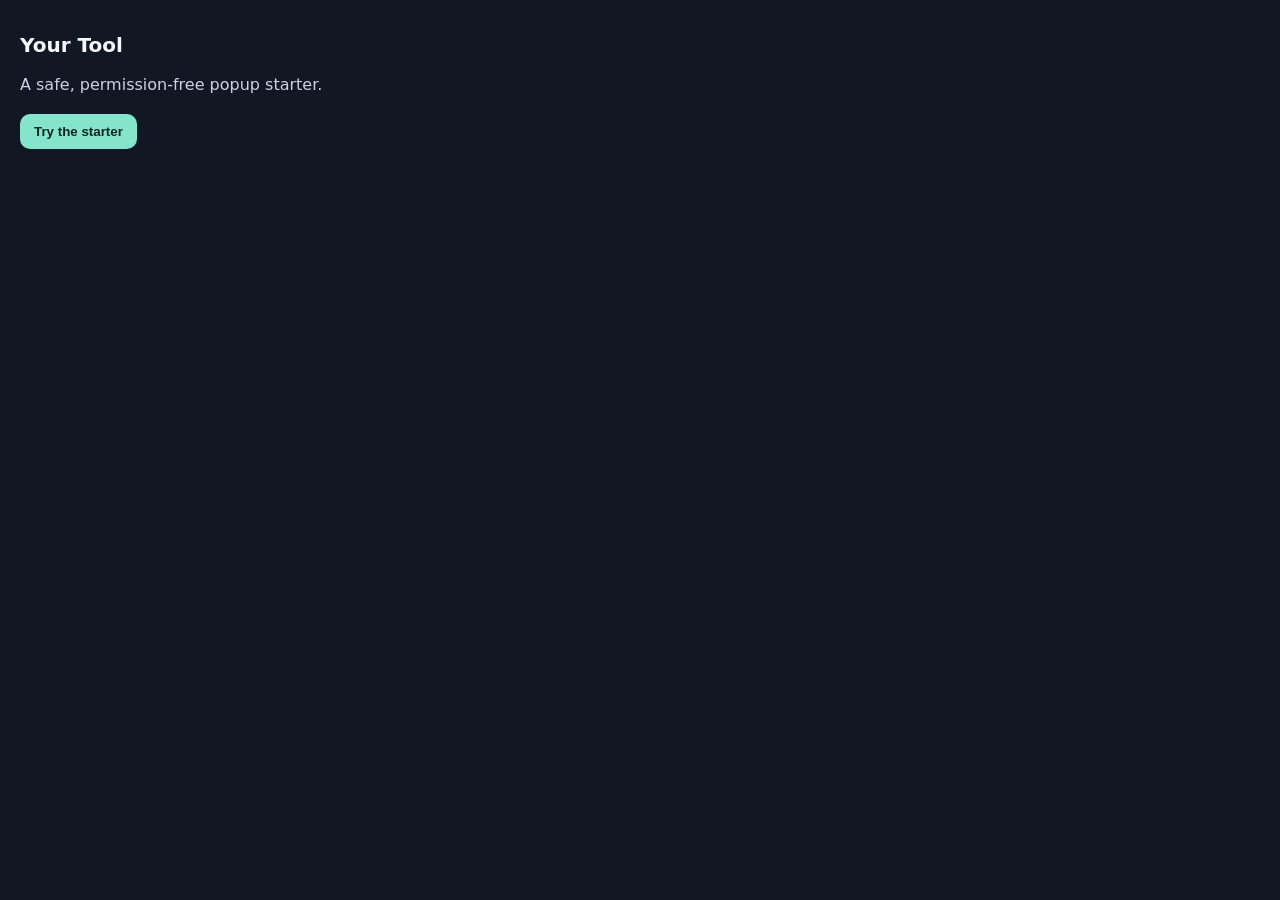
<file: templates/chrome-extension-tool/popup.html>
<!doctype html>
<html lang="en">
<head>
  <meta charset="utf-8">
  <meta name="viewport" content="width=device-width,initial-scale=1">
  <title>Your Tool</title>
  <link rel="stylesheet" href="styles.css">
  <script src="popup.js" defer></script>
</head>
<body>
  <main>
    <h1>Your Tool</h1>
    <p id="message">A safe, permission-free popup starter.</p>
    <button id="action" type="button">Try the starter</button>
  </main>
</body>
</html>
</file>
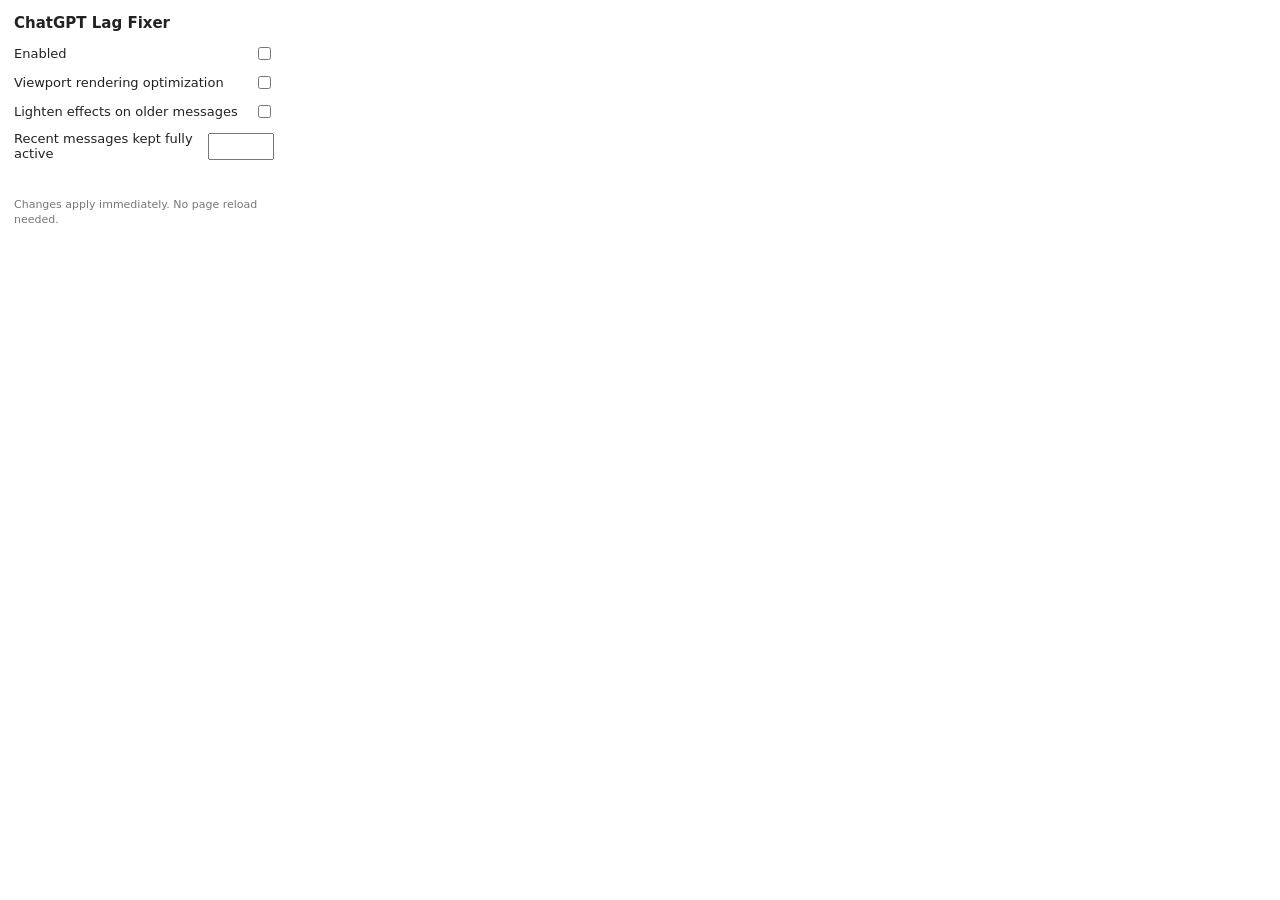
<file: Tools/chatgpt-lag-fixer/popup.html>
<!DOCTYPE html>
<html lang="en">
<head>
  <meta charset="UTF-8">
  <style>
    body { font-family: system-ui, sans-serif; width: 260px; padding: 14px; margin: 0; color: #222; }
    h1 { font-size: 15px; margin: 0 0 12px; }
    label { display: flex; align-items: center; justify-content: space-between; gap: 8px; margin: 10px 0; font-size: 13px; }
    input[type="number"] { width: 64px; padding: 4px; }
    .hint { font-size: 11px; color: #777; margin-top: 12px; line-height: 1.4; }
    .saved { font-size: 11px; color: #2a8; height: 14px; margin-top: 6px; }
  </style>
</head>
<body>
  <h1>ChatGPT Lag Fixer</h1>
  <label>Enabled <input type="checkbox" id="enabled"></label>
  <label>Viewport rendering optimization <input type="checkbox" id="contentVisibility"></label>
  <label>Lighten effects on older messages <input type="checkbox" id="lightOldTurns"></label>
  <label>Recent messages kept fully active <input type="number" id="keepRecent" min="1" max="500"></label>
  <div class="saved" id="saved"></div>
  <div class="hint">Changes apply immediately. No page reload needed.</div>
  <script src="popup.js"></script>
</body>
</html>
</file>
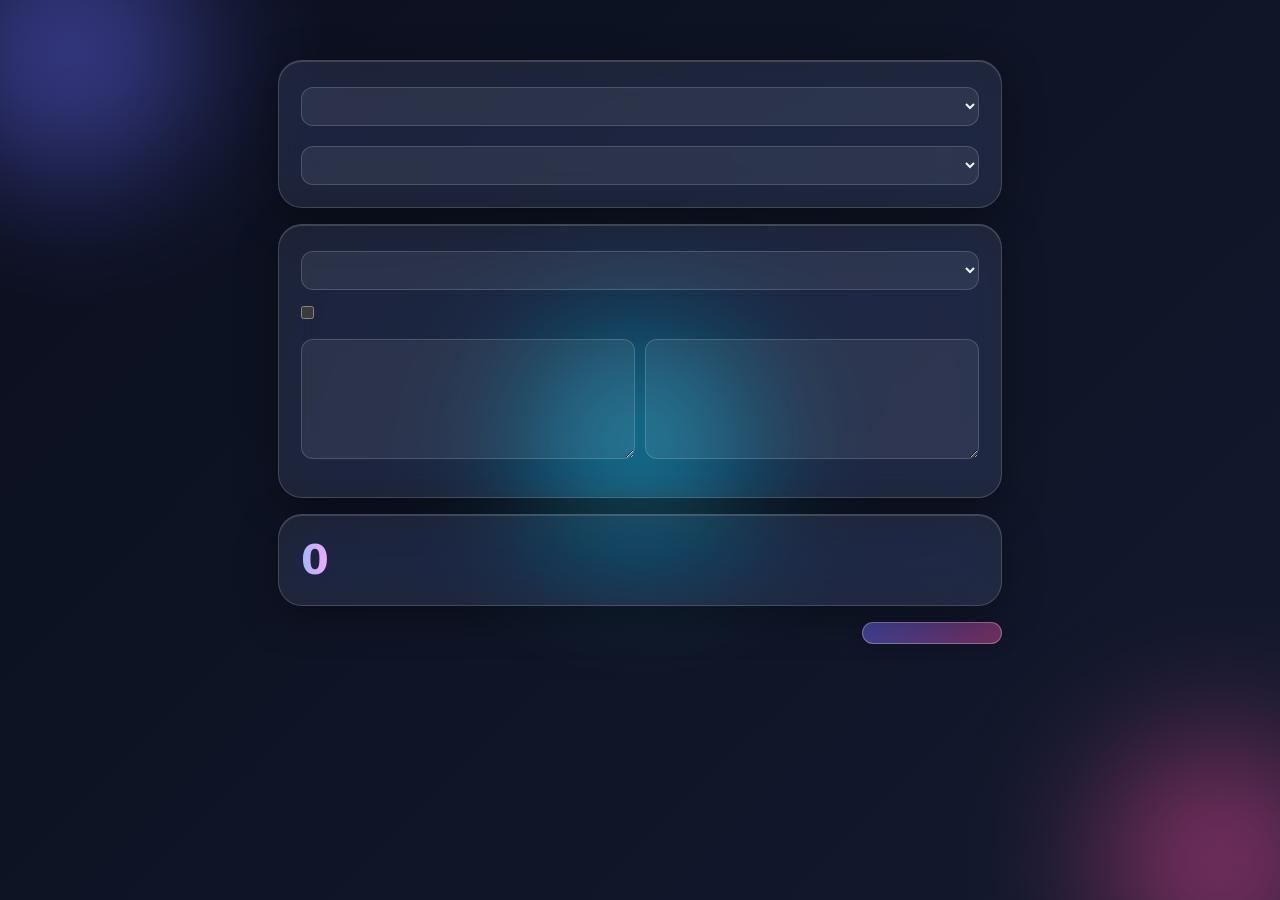
<file: Tools/cookie-manager-pro/options.html>
<!DOCTYPE html>
<html lang="en">
<head>
  <meta charset="UTF-8" />
  <meta name="viewport" content="width=device-width, initial-scale=1.0" />
  <title>Cookie Manager Pro</title>
  <link rel="stylesheet" href="styles.css" />
</head>
<body class="options">
  <div class="bg">
    <span class="blob b1"></span><span class="blob b2"></span><span class="blob b3"></span>
  </div>

  <main class="page">
    <header class="page-head">
      <h1 data-i18n="title"></h1>
      <p class="muted" data-i18n="settings"></p>
    </header>

    <section class="card glass section">
      <label class="field"><span data-i18n="language"></span>
        <select id="language" class="input"></select>
      </label>
      <label class="field"><span data-i18n="theme"></span>
        <select id="theme" class="input">
          <option value="system" data-i18n="themeSystem"></option>
          <option value="dark" data-i18n="themeDark"></option>
          <option value="light" data-i18n="themeLight"></option>
        </select>
      </label>
    </section>

    <section class="card glass section">
      <label class="field"><span data-i18n="autoClear"></span>
        <select id="autoMode" class="input">
          <option value="off" data-i18n="autoOff"></option>
          <option value="close" data-i18n="autoClose"></option>
          <option value="listOnly" data-i18n="autoListOnly"></option>
        </select>
      </label>
      <label class="check"><input type="checkbox" id="autoStartup" /><span data-i18n="autoStartup"></span></label>
      <div class="grid2">
        <label class="field"><span data-i18n="whitelist"></span>
          <textarea id="whitelist" class="input area"></textarea>
        </label>
        <label class="field"><span data-i18n="blacklist"></span>
          <textarea id="blacklist" class="input area"></textarea>
        </label>
      </div>
      <p class="hint" data-i18n="listHint"></p>
    </section>

    <section class="card glass section stat-row">
      <div>
        <span id="statsTotal" class="big">0</span>
        <small data-i18n="statsTotal"></small>
      </div>
      <p class="hint" data-i18n="shortcut"></p>
    </section>

    <div class="savebar">
      <p id="status" class="status"></p>
      <button id="saveBtn" class="btn glass-btn primary" data-i18n="save"></button>
    </div>
  </main>

  <script src="common.js"></script>
  <script src="i18n.js"></script>
  <script src="options.js"></script>
</body>
</html>
</file>
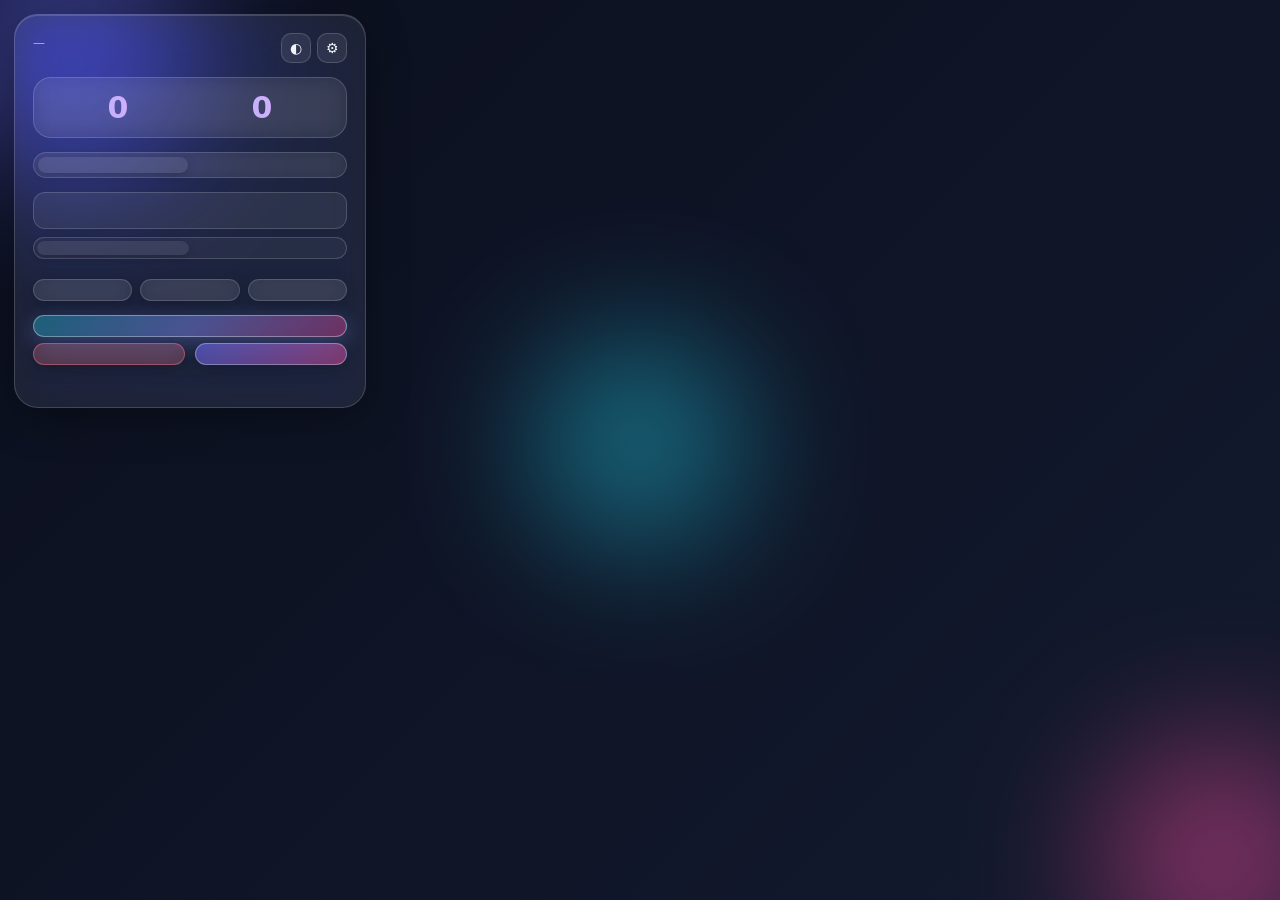
<file: Tools/cookie-manager-pro/popup.html>
<!DOCTYPE html>
<html lang="en">
<head>
  <meta charset="UTF-8" />
  <meta name="viewport" content="width=device-width, initial-scale=1.0" />
  <title>Cookie Manager Pro</title>
  <link rel="stylesheet" href="styles.css" />
</head>
<body class="popup">
  <div class="bg">
    <span class="blob b1"></span><span class="blob b2"></span><span class="blob b3"></span>
  </div>

  <main class="card glass">
    <header class="top">
      <div>
        <h1 data-i18n="title"></h1>
        <p id="site" class="site">—</p>
      </div>
      <div class="top-actions">
        <button id="themeBtn" class="icon-btn" data-i18n-title="theme">◐</button>
        <button id="settingsBtn" class="icon-btn" data-i18n-title="settings">⚙</button>
      </div>
    </header>

    <div class="stats glass-inner">
      <div><span id="count" class="num">0</span><small data-i18n="count"></small></div>
      <div><span id="third" class="num">0</span><small data-i18n="thirdParty"></small></div>
    </div>

    <nav class="tabs glass-inner">
      <button class="tab active" data-tab="cookies" data-i18n="tabCookies"></button>
      <button class="tab" data-tab="profiles" data-i18n="tabProfiles"></button>
    </nav>

    <section id="panel-cookies" class="panel">
      <div class="toolbar">
        <input id="search" class="input" data-i18n-ph="search" placeholder="" />
        <div class="seg">
          <button id="scopeCurrent" class="seg-btn active" data-i18n="scopeCurrent"></button>
          <button id="scopeAll" class="seg-btn" data-i18n="scopeAll"></button>
        </div>
      </div>
      <ul id="list" class="list"></ul>
      <div class="row3">
        <button id="addBtn" class="btn glass-btn" data-i18n="add"></button>
        <button id="exportBtn" class="btn glass-btn" data-i18n="export"></button>
        <label class="btn glass-btn file-label"><span data-i18n="import"></span>
          <input id="importFile" type="file" accept="application/json" hidden />
        </label>
      </div>
    </section>

    <section id="panel-profiles" class="panel hidden">
      <div class="profile-create">
        <input id="profileName" class="input" data-i18n-ph="profileName" placeholder="" />
        <button id="saveProfileBtn" class="btn glass-btn primary" data-i18n="saveProfile"></button>
      </div>
      <ul id="profiles" class="list"></ul>
    </section>

    <div class="bottom">
      <button id="deepBtn" class="btn deep-btn" data-i18n="deepClear"></button>
      <div class="row2">
        <button id="clearBtn" class="btn glass-btn danger" data-i18n="clearAll"></button>
        <button id="refreshBtn" class="btn glass-btn primary" data-i18n="refresh"></button>
      </div>
      <p id="status" class="status"></p>
    </div>
  </main>

  <dialog id="editDlg" class="dlg">
    <h3 id="dlgTitle"></h3>
    <div class="form">
      <label class="field"><span data-i18n="name"></span><input id="f_name" class="input" /></label>
      <label class="field"><span data-i18n="value"></span><textarea id="f_value" class="input area"></textarea></label>
      <div class="grid2">
        <label class="field"><span data-i18n="domain"></span><input id="f_domain" class="input" /></label>
        <label class="field"><span data-i18n="path"></span><input id="f_path" class="input" value="/" /></label>
      </div>
      <div class="grid2">
        <label class="field"><span data-i18n="expires"></span><input id="f_days" type="number" min="0" class="input" value="30" /></label>
        <label class="field"><span>SameSite</span>
          <select id="f_samesite" class="input">
            <option value="unspecified">unspecified</option>
            <option value="lax">lax</option>
            <option value="strict">strict</option>
            <option value="no_restriction">no_restriction</option>
          </select>
        </label>
      </div>
      <div class="checks">
        <label><input type="checkbox" id="f_session" /><span data-i18n="session"></span></label>
        <label><input type="checkbox" id="f_secure" /><span>Secure</span></label>
        <label><input type="checkbox" id="f_httponly" /><span>HttpOnly</span></label>
      </div>
    </div>
    <div class="dlg-actions">
      <button id="dlgCancel" class="btn glass-btn" data-i18n="cancel"></button>
      <button id="dlgSave" class="btn glass-btn primary" data-i18n="save"></button>
    </div>
  </dialog>

  <script src="common.js"></script>
  <script src="i18n.js"></script>
  <script src="popup.js"></script>
</body>
</html>
</file>
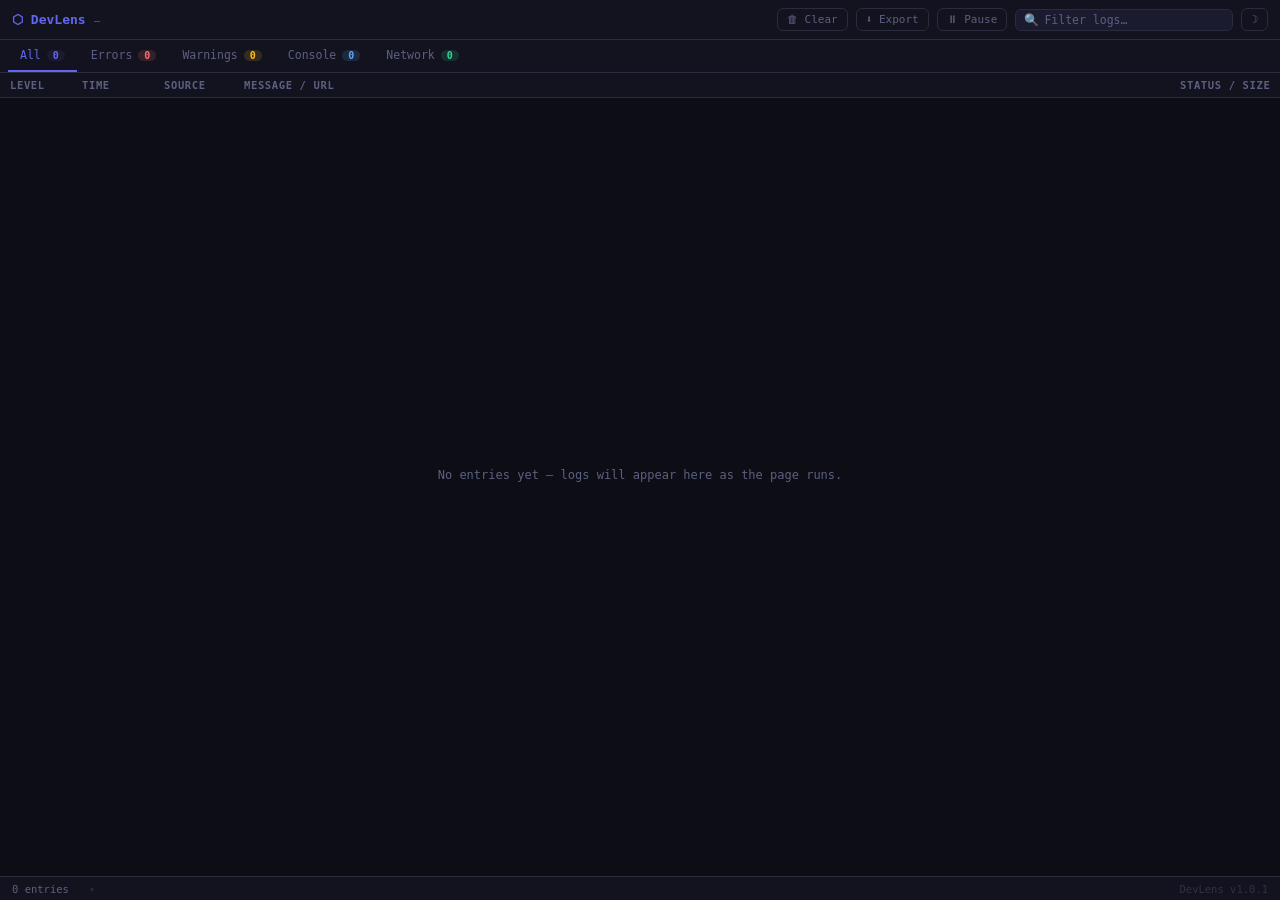
<file: Tools/devlens/panel/panel.html>
<!DOCTYPE html>
<html lang="en">
<head>
  <meta charset="UTF-8">
  <meta name="viewport" content="width=device-width, initial-scale=1.0">
  <title>DevLens — Full Panel</title>
  <link rel="stylesheet" href="panel.css">
</head>
<body data-theme="dark">

  <!-- ── Toolbar ────────────────────────────────────────────────────────── -->
  <header class="dl-toolbar">
    <div class="dl-toolbar-left">
      <span class="dl-logo">⬡ DevLens</span>
      <span class="dl-url" id="dl-page-url">—</span>
    </div>
    <div class="dl-toolbar-right">
      <button class="dl-tool-btn" id="btn-clear"  title="Clear all logs">🗑 Clear</button>
      <button class="dl-tool-btn" id="btn-export" title="Export logs as JSON">⬇ Export</button>
      <button class="dl-tool-btn" id="btn-pause"  title="Pause capturing">⏸ Pause</button>
      <label class="dl-search-wrap">
        <span>🔍</span>
        <input type="text" id="dl-search" placeholder="Filter logs…" autocomplete="off" spellcheck="false">
      </label>
      <button class="dl-tool-btn" id="btn-theme" title="Toggle theme">☽</button>
    </div>
  </header>

  <!-- ── Tab bar ────────────────────────────────────────────────────────── -->
  <nav class="dl-tabs">
    <button class="dl-tab active" data-tab="all">All <span class="dl-tab-count" id="cnt-all">0</span></button>
    <button class="dl-tab" data-tab="error">Errors <span class="dl-tab-count dl-tc-error" id="cnt-error">0</span></button>
    <button class="dl-tab" data-tab="warn">Warnings <span class="dl-tab-count dl-tc-warn" id="cnt-warn">0</span></button>
    <button class="dl-tab" data-tab="log">Console <span class="dl-tab-count dl-tc-log" id="cnt-log">0</span></button>
    <button class="dl-tab" data-tab="network">Network <span class="dl-tab-count dl-tc-net" id="cnt-net">0</span></button>
  </nav>

  <!-- ── Log table ──────────────────────────────────────────────────────── -->
  <main class="dl-main">
    <table class="dl-table">
      <thead>
        <tr>
          <th class="dl-col-level">Level</th>
          <th class="dl-col-time">Time</th>
          <th class="dl-col-source">Source</th>
          <th class="dl-col-msg">Message / URL</th>
          <th class="dl-col-meta">Status / Size</th>
        </tr>
      </thead>
      <tbody id="dl-log-body"></tbody>
    </table>
    <div class="dl-empty" id="dl-empty">No entries yet — logs will appear here as the page runs.</div>
  </main>

  <!-- ── Detail drawer ─────────────────────────────────────────────────── -->
  <aside class="dl-detail" id="dl-detail">
    <div class="dl-detail-header">
      <span id="dl-detail-title">Entry Detail</span>
      <button id="dl-detail-close">✕</button>
    </div>
    <pre id="dl-detail-body"></pre>
  </aside>

  <!-- ── Status bar ────────────────────────────────────────────────────── -->
  <footer class="dl-statusbar">
    <span id="dl-status-count">0 entries</span>
    <span id="dl-status-errors" class="dl-status-err"></span>
    <span class="dl-status-sep">•</span>
    <span id="dl-status-paused"></span>
    <span class="dl-status-brand">DevLens v1.0.1</span>
  </footer>

  <script src="panel.js"></script>
</body>
</html>
</file>
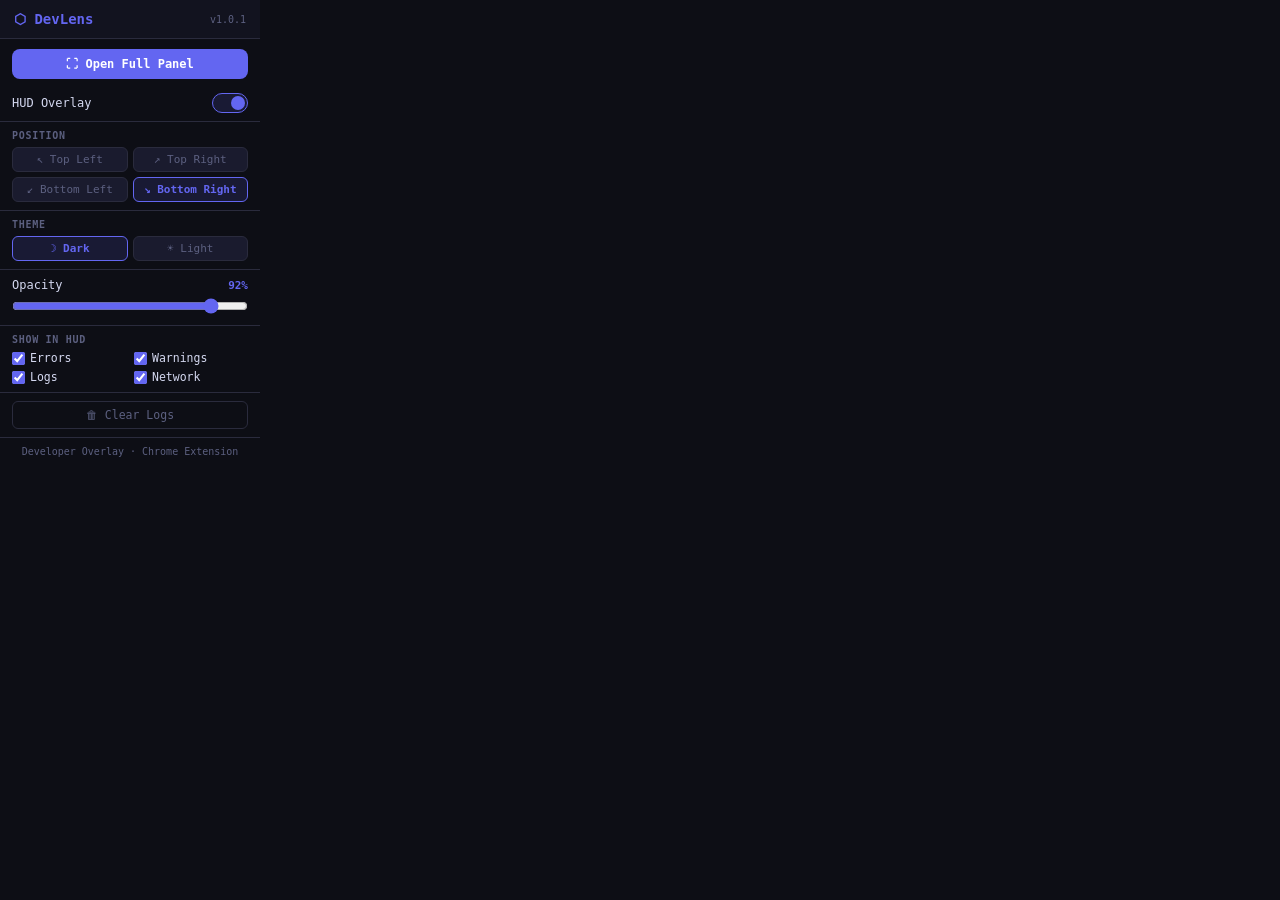
<file: Tools/devlens/popup/popup.html>
<!DOCTYPE html>
<html lang="en">
<head>
  <meta charset="UTF-8">
  <title>DevLens</title>
  <link rel="stylesheet" href="popup.css">
</head>
<body>
  <header class="pp-header">
    <span class="pp-logo">⬡ DevLens</span>
    <span class="pp-version">v1.0.1</span>
  </header>

  <div class="pp-open-btn-wrap">
    <button class="pp-open-panel" id="pp-open">⛶ Open Full Panel</button>
  </div>

  <section class="pp-section">
    <div class="pp-row">
      <label class="pp-label">HUD Overlay</label>
      <label class="pp-toggle">
        <input type="checkbox" id="tog-hud" checked>
        <span class="pp-slider"></span>
      </label>
    </div>
  </section>

  <section class="pp-section">
    <div class="pp-section-title">Position</div>
    <div class="pp-grid2">
      <button class="pp-pos-btn" data-pos="top-left">↖ Top Left</button>
      <button class="pp-pos-btn" data-pos="top-right">↗ Top Right</button>
      <button class="pp-pos-btn" data-pos="bottom-left">↙ Bottom Left</button>
      <button class="pp-pos-btn active" data-pos="bottom-right">↘ Bottom Right</button>
    </div>
  </section>

  <section class="pp-section">
    <div class="pp-section-title">Theme</div>
    <div class="pp-grid2">
      <button class="pp-theme-btn active" data-theme="dark">☽ Dark</button>
      <button class="pp-theme-btn" data-theme="light">☀ Light</button>
    </div>
  </section>

  <section class="pp-section">
    <div class="pp-row">
      <label class="pp-label">Opacity</label>
      <span class="pp-opacity-val" id="opacity-val">92%</span>
    </div>
    <input type="range" id="pp-opacity" min="40" max="100" value="92" class="pp-range">
  </section>

  <section class="pp-section">
    <div class="pp-section-title">Show in HUD</div>
    <div class="pp-checks">
      <label><input type="checkbox" id="chk-errors"  checked> Errors</label>
      <label><input type="checkbox" id="chk-warns"   checked> Warnings</label>
      <label><input type="checkbox" id="chk-logs"    checked> Logs</label>
      <label><input type="checkbox" id="chk-network" checked> Network</label>
    </div>
  </section>

  <div class="pp-footer-actions">
    <button class="pp-action-btn" id="pp-clear">🗑 Clear Logs</button>
  </div>

  <footer class="pp-footer">
    Developer Overlay · Chrome Extension
  </footer>

  <script src="popup.js"></script>
</body>
</html>
</file>
<file: docs/styles.css>
:root{
  --bg:#080a12;--bg2:#0d1019;--surface:rgba(255,255,255,.035);--line:rgba(255,255,255,.09);--line2:rgba(255,255,255,.16);
  --text:#eef0fa;--muted:#99a1c0;--lav:#b9a6ff;--mint:#8fe8cb;
  --grad:linear-gradient(120deg,var(--lav),var(--mint));
  --r:20px;--pad:clamp(18px,5vw,40px);
  --font:Inter,ui-sans-serif,system-ui,-apple-system,"Segoe UI",Roboto,Helvetica,Arial,sans-serif;
  --mono:ui-monospace,SFMono-Regular,Menlo,Consolas,monospace;
}
*{box-sizing:border-box}
html{scroll-behavior:smooth;scroll-padding-top:90px;-webkit-text-size-adjust:100%}
body{margin:0;background:var(--bg);color:var(--text);font-family:var(--font);line-height:1.6;overflow-x:hidden;
  }
a{color:inherit;text-decoration:none}
img,svg,canvas{max-width:100%;display:block}
h1,h2,h3{line-height:1.08;margin:0;letter-spacing:-.025em}
p{margin:0}
button,input,select{font:inherit;color:inherit}
:focus-visible{outline:2px solid var(--lav);outline-offset:3px;border-radius:8px}
.container{width:min(1160px,100% - var(--pad)*2);margin-inline:auto}
.skip-link{position:absolute;left:-999px;top:8px;background:#fff;color:#000;padding:8px 12px;border-radius:8px;z-index:100}
.skip-link:focus{left:8px}
.gradient-text{background:var(--grad);-webkit-background-clip:text;background-clip:text;color:transparent}
.muted{color:var(--muted)}

/* loader: pure CSS timeline, always dismisses itself (no JS dependency) */
.page-loader{position:fixed;inset:0;z-index:200;background:var(--bg);display:grid;place-items:center;
  animation:ldOut 1s ease-in-out 1.45s forwards}
.skip-loader .page-loader{display:none}
.ld{position:relative;display:grid;justify-items:center;gap:18px}
.ld-ring{position:absolute;top:-22px;width:120px;height:120px;border-radius:50%;
  background:radial-gradient(circle,rgba(185,166,255,.28),rgba(143,232,203,.08) 55%,transparent 70%);filter:blur(10px);animation:ldGlow 1.6s ease-out both}
.ld-mark{position:relative;width:76px;height:76px;overflow:visible;animation:ldTurn 1.5s cubic-bezier(.2,.8,.2,1) both}
.ld-f{opacity:0;transform-box:fill-box;animation:ldIn .8s cubic-bezier(.2,.9,.2,1) forwards}
.ld-t{--x:0px;--y:-22px;animation-delay:.1s}
.ld-l{--x:-18px;--y:12px;animation-delay:.25s}
.ld-r{--x:18px;--y:12px;animation-delay:.4s}
.ld-dot{opacity:0;animation:ldFade .4s ease .85s forwards}
.ld-word{font-weight:650;letter-spacing:.34em;font-size:.82rem;color:var(--muted);text-transform:lowercase;opacity:0;animation:ldWord 1s cubic-bezier(.2,.8,.2,1) .55s forwards}
.ld-word b{color:var(--lav);font-weight:650}
.ld-bar{width:132px;height:2px;border-radius:2px;background:rgba(255,255,255,.1);overflow:hidden}
.ld-bar i{display:block;height:100%;background:var(--grad);transform:scaleX(0);transform-origin:left;animation:ldBar 1.15s cubic-bezier(.65,0,.35,1) .2s forwards}
@keyframes ldIn{from{opacity:0;transform:translate(var(--x),var(--y)) scale(.7)}to{opacity:1;transform:none}}
@keyframes ldTurn{from{transform:rotate(-14deg) scale(.9)}to{transform:none}}
@keyframes ldGlow{from{opacity:0;transform:scale(.4)}to{opacity:1;transform:scale(1.5)}}
@keyframes ldFade{to{opacity:1}}
@keyframes ldWord{from{opacity:0;letter-spacing:.6em}to{opacity:1;letter-spacing:.34em}}
@keyframes ldBar{to{transform:scaleX(1)}}
@keyframes ldOut{to{opacity:0;visibility:hidden}}
#cursor-glow{position:fixed;left:0;top:0;width:360px;height:360px;margin:-180px 0 0 -180px;border-radius:50%;pointer-events:none;z-index:0;opacity:0;
  background:radial-gradient(circle,rgba(185,166,255,.11),transparent 65%);transition:opacity .4s}
.site-shell{position:relative;z-index:1}

/* header */
.site-header{position:fixed;top:0;left:0;right:0;z-index:50;padding:max(12px,env(safe-area-inset-top)) var(--pad) 0;pointer-events:none}
.header-row{display:flex;justify-content:space-between;align-items:flex-start;gap:10px;max-width:1240px;margin-inline:auto}
.header-island{pointer-events:auto;background:rgba(14,16,26,.62);backdrop-filter:blur(18px) saturate(1.4);-webkit-backdrop-filter:blur(18px) saturate(1.4);
  border:1px solid var(--line);border-radius:999px;transition:padding .3s,background .3s}
.brand{display:inline-flex;align-items:center;gap:10px;font-weight:650;letter-spacing:-.02em}
.brand.header-island{padding:7px 16px 7px 8px}
.logo-mark{width:30px;height:30px;flex:none;transition:transform .5s cubic-bezier(.2,.8,.2,1)}
.brand:hover .logo-mark{transform:rotate(-8deg) scale(1.08)}
.brand-muted{color:var(--lav);margin:0 1px}
.header-actions{position:relative;display:flex;align-items:center;gap:6px;padding:5px}
.island-github{display:inline-flex;gap:6px;align-items:center;padding:8px 14px;border-radius:999px;font-size:.88rem;font-weight:550;background:rgba(255,255,255,.06);transition:background .2s}
.island-github:hover{background:rgba(255,255,255,.12)}
.island-toggle,.island-close{width:36px;height:36px;border:0;border-radius:50%;background:transparent;cursor:pointer;display:grid;place-items:center;transition:background .2s}
.island-toggle:hover,.island-close:hover{background:rgba(255,255,255,.1)}
.island-toggle{grid-auto-flow:column;gap:3px;align-content:center}
.island-toggle span{width:4px;height:4px;border-radius:50%;background:var(--text)}
.island-close{display:none;font-size:1.4rem;line-height:1}
.is-open .island-close{display:grid}.is-open .island-toggle{display:none}
.island-links{position:absolute;top:calc(100% + 10px);right:0;min-width:210px;display:flex;flex-direction:column;padding:8px;border-radius:20px;
  background:rgba(14,16,26,.92);backdrop-filter:blur(22px);-webkit-backdrop-filter:blur(22px);border:1px solid var(--line2);
  opacity:0;visibility:hidden;transform:translateY(-8px) scale(.98);transform-origin:top right;transition:.25s}
.is-open .island-links{opacity:1;visibility:visible;transform:none}
.island-links a{padding:11px 14px;border-radius:12px;font-size:.95rem;color:var(--muted);transition:.2s}
.island-links a:hover,.island-links a[aria-current]{background:rgba(255,255,255,.07);color:var(--text)}
.is-scrolled .header-island{background:rgba(10,12,20,.8)}
.is-scrolled .brand.header-island{padding:5px 14px 5px 6px}

/* shared bits */
.eyebrow{display:inline-flex;align-items:center;gap:8px;font:600 .72rem/1 var(--mono);letter-spacing:.14em;text-transform:uppercase;color:var(--muted)}
.alive-dot{width:7px;height:7px;border-radius:50%;background:var(--mint);box-shadow:0 0 0 0 rgba(143,232,203,.6);animation:ping 2s infinite}
@keyframes ping{70%{box-shadow:0 0 0 9px rgba(143,232,203,0)}100%{box-shadow:0 0 0 0 rgba(143,232,203,0)}}
.button{display:inline-flex;align-items:center;justify-content:center;gap:8px;padding:13px 22px;border-radius:999px;font-weight:600;font-size:.95rem;border:1px solid transparent;cursor:pointer;transition:transform .2s,background .2s,border-color .2s}
.button:hover{transform:translateY(-2px)}
.button-primary{background:var(--text);color:#0a0c15}
.button-primary:hover{background:#fff}
.button-secondary{background:var(--surface);border-color:var(--line2)}
.button-secondary:hover{background:rgba(255,255,255,.08)}
.text-link{display:inline-block;margin-top:22px;color:var(--lav);font-weight:550}
.text-link:hover{text-decoration:underline}
.section{padding:clamp(56px,9vw,110px) 0 0}
.section-head{display:flex;justify-content:space-between;align-items:flex-end;gap:16px;flex-wrap:wrap;margin-bottom:28px}
.section-head h2{margin-top:14px;font-size:clamp(1.9rem,5vw,3rem)}
.results-count{font:500 .8rem var(--mono);color:var(--muted)}
.reveal{}
.motion-ready .reveal,.motion-ready .project-card,.motion-ready .contributor-card{opacity:0;transform:translateY(16px);transition:opacity .7s ease,transform .7s cubic-bezier(.2,.8,.2,1)}
.motion-ready .revealed{opacity:1!important;transform:none!important}

/* hero */
.hero{min-height:100svh;display:grid;grid-template-columns:1fr 1.05fr;align-items:center;gap:clamp(8px,3vw,40px);padding-top:96px;padding-bottom:40px}
.hero-copy{display:flex;flex-direction:column;gap:22px;align-items:flex-start}
.hero h1{font-size:clamp(2.6rem,6vw,4.7rem);font-weight:700;letter-spacing:-.045em;line-height:1}
.hero-description{max-width:46ch;color:var(--muted);font-size:clamp(1rem,2vw,1.15rem)}
.hero-actions{display:flex;gap:12px;flex-wrap:wrap}
.hero-statline{display:flex;align-items:center;gap:14px;flex-wrap:wrap;color:var(--muted);font-size:.88rem;margin-top:6px}
.hero-statline strong{color:var(--text);font:600 1rem var(--mono)}
.hero-statline i{width:1px;height:14px;background:var(--line2)}
.hero-stage{position:relative;aspect-ratio:1;width:100%;max-height:78vh;order:2;touch-action:pan-y}
.hero-stage::before{content:"";position:absolute;inset:12%;border-radius:50%;background:radial-gradient(circle,rgba(185,166,255,.16),rgba(143,232,203,.05) 55%,transparent 70%);filter:blur(30px)}
.hero-stage canvas{position:absolute;inset:0;touch-action:pan-y}
.hero-copy{order:1}
.page-hero{padding:130px 0 28px;display:flex;flex-direction:column;gap:16px;align-items:flex-start}
.page-hero h1{font-size:clamp(2.4rem,7vw,4.4rem);font-weight:700;letter-spacing:-.04em}

/* cards */
.project-grid{display:grid;grid-template-columns:repeat(auto-fill,minmax(min(100%,300px),1fr));gap:18px}
.skeleton{height:360px;border-radius:var(--r);background:linear-gradient(100deg,var(--surface) 30%,rgba(255,255,255,.07) 50%,var(--surface) 70%);background-size:200% 100%;animation:sk 1.4s infinite;border:1px solid var(--line)}
@keyframes sk{to{background-position:-200% 0}}
.project-card{display:flex;flex-direction:column;border:1px solid var(--line);border-radius:var(--r);background:var(--surface);overflow:hidden;transition:border-color .3s,transform .4s cubic-bezier(.2,.8,.2,1),box-shadow .3s}
.project-card:hover{border-color:var(--line2);transform:translateY(-4px)!important;box-shadow:0 18px 50px -20px rgba(0,0,0,.7)}
.project-visual{position:relative;aspect-ratio:16/10;overflow:hidden;background:linear-gradient(135deg,var(--v1,#1c1d33),var(--v2,#2a2c52));display:grid;place-items:center}
.project-visual::before{content:"";position:absolute;width:70%;height:70%;border-radius:50%;background:var(--glow,#b9a6ff);filter:blur(60px);opacity:.28;right:-12%;top:-22%}
.visual-top-label{position:absolute;left:14px;top:12px;font:600 .62rem var(--mono);letter-spacing:.14em;color:rgba(255,255,255,.55);z-index:2}
.visual-window{position:relative;width:68%;height:58%;border-radius:12px;background:rgba(255,255,255,.07);border:1px solid rgba(255,255,255,.14);backdrop-filter:blur(6px);padding:10px;z-index:1}
.visual-window-head{display:flex;gap:5px}.visual-window-head i{width:7px;height:7px;border-radius:50%;background:rgba(255,255,255,.35)}
.visual-window-lines{margin-top:12px;display:grid;gap:7px}.visual-window-lines i{height:7px;border-radius:4px;background:rgba(255,255,255,.18)}
.visual-window-lines i:nth-child(2){width:72%}.visual-window-lines i:nth-child(3){width:46%;background:var(--glow,#b9a6ff);opacity:.7}
.visual-monogram{position:absolute;right:16px;bottom:10px;font-size:2rem;color:var(--glow,#fff);opacity:.85;z-index:2}
.project-preview-image{position:absolute;inset:0;width:100%;height:100%;object-fit:cover;z-index:3}
.project-info{display:flex;flex-direction:column;gap:10px;padding:18px 18px 18px;flex:1}
.project-kicker{display:flex;gap:10px;font:600 .65rem var(--mono);letter-spacing:.12em;color:var(--lav);flex-wrap:wrap}
.project-kicker span+span{color:var(--muted)}
.project-info h3{font-size:1.25rem;letter-spacing:-.02em}
.project-info>p{color:var(--muted);font-size:.92rem}
.author-byline{font-size:.8rem;color:var(--muted)}.author-byline a{color:var(--text);text-decoration:underline;text-decoration-color:var(--line2)}
.tags{display:flex;flex-wrap:wrap;gap:6px}
.tags span{font-size:.72rem;padding:4px 10px;border-radius:999px;border:1px solid var(--line);color:var(--muted)}
.project-actions{display:flex;flex-wrap:wrap;gap:8px 16px;margin-top:auto;padding-top:10px;font-size:.88rem;font-weight:600;align-items:center}
.project-actions a:first-child{color:var(--text)}
.project-actions a{color:var(--muted);transition:color .2s}
.project-actions a:hover{color:var(--lav)}
.project-actions .download-action{margin-left:auto;padding:7px 13px;border-radius:999px;background:rgba(255,255,255,.07);color:var(--text)}
.project-actions .download-action:hover{background:rgba(255,255,255,.14);color:var(--text)}
.more-row{display:flex;justify-content:center;margin-top:36px}

/* gallery controls */
.gallery-section{padding-bottom:40px}
.toolbar{display:flex;gap:14px;flex-wrap:wrap;justify-content:space-between;align-items:center}
.filter-tabs{display:flex;gap:6px;padding:5px;border-radius:999px;border:1px solid var(--line);background:var(--surface);max-width:100%;overflow-x:auto;scrollbar-width:none}
.filter-tabs::-webkit-scrollbar{display:none}
.filter-tab{border:0;background:transparent;color:var(--muted);padding:9px 16px;border-radius:999px;cursor:pointer;white-space:nowrap;font-size:.9rem;font-weight:550;transition:.2s}
.filter-tab span{font:500 .72rem var(--mono);margin-left:6px;opacity:.7}
.filter-tab.active{background:var(--text);color:#0a0c15}
.search-wrap{display:flex;align-items:center;gap:8px;padding:0 14px;height:46px;border-radius:999px;border:1px solid var(--line);background:var(--surface);flex:1 1 240px;max-width:380px;transition:border-color .2s}
.search-wrap:focus-within{border-color:var(--lav)}
.search-wrap input{flex:1;min-width:0;background:transparent;border:0;outline:0;font-size:1rem}
.search-wrap input::placeholder{color:var(--muted)}
.search-icon{color:var(--muted)}.shortcut{font:500 .7rem var(--mono);border:1px solid var(--line2);padding:1px 7px;border-radius:6px;color:var(--muted)}
.platform-bar{display:flex;align-items:center;gap:14px;margin-top:18px;flex-wrap:wrap}
.bar-label{font:600 .68rem var(--mono);letter-spacing:.14em;color:var(--muted)}
.platform-options{display:flex;gap:8px;flex-wrap:wrap}
.platform-button{border:1px solid var(--line);background:transparent;color:var(--muted);padding:7px 14px;border-radius:999px;cursor:pointer;font-size:.85rem;transition:.2s}
.platform-button:hover{border-color:var(--line2);color:var(--text)}
.platform-button.active{background:rgba(185,166,255,.15);border-color:var(--lav);color:var(--text)}
.advanced-filters{display:flex;gap:12px;flex-wrap:wrap;align-items:center;margin:16px 0 26px}
.advanced-filters label{display:flex;align-items:center;gap:8px;font-size:.85rem;color:var(--muted)}
.advanced-filters select{background:var(--bg2);border:1px solid var(--line);border-radius:12px;padding:8px 10px;color:var(--text);max-width:100%}
.filter-reset{background:transparent;border:1px solid var(--line);color:var(--muted);padding:8px 14px;border-radius:12px;cursor:pointer}
.filter-reset:hover{color:var(--text);border-color:var(--line2)}
.advanced-filters .results-count{margin-left:auto}
.empty-state{text-align:center;padding:60px 20px;border:1px dashed var(--line2);border-radius:var(--r);display:grid;gap:10px;justify-items:center}
.empty-state[hidden]{display:none}
.empty-state>span{font-size:2rem;color:var(--lav)}.empty-state p{color:var(--muted)}

/* steps / contributors / contribute */
.steps{display:grid;grid-template-columns:repeat(3,1fr);gap:16px}
.steps article{padding:26px;border:1px solid var(--line);border-radius:var(--r);background:var(--surface)}
.step-no{font:600 .75rem var(--mono);color:var(--lav);letter-spacing:.1em}
.steps h3{margin:34px 0 8px;font-size:1.2rem}.steps p{color:var(--muted);font-size:.95rem}
.contributors-grid{display:grid;grid-template-columns:repeat(auto-fill,minmax(min(100%,230px),1fr));gap:12px}
.contributors-grid>p{color:var(--muted)}
.contributor-card{display:flex;align-items:center;gap:12px;padding:12px;border:1px solid var(--line);border-radius:16px;background:var(--surface);transition:border-color .2s}
.contributor-card:hover{border-color:var(--line2)}
.contributor-avatar{width:42px;height:42px;border-radius:50%}
.contributor-card strong{display:block;font-size:.95rem;overflow-wrap:anywhere}.contributor-card span{font-size:.78rem;color:var(--muted)}
.contribute-panel{position:relative;overflow:hidden;padding:clamp(28px,6vw,64px);border-radius:28px;border:1px solid var(--line2);display:flex;flex-direction:column;gap:18px;align-items:flex-start;
  background:radial-gradient(600px 300px at 90% 0,rgba(185,166,255,.18),transparent 70%),radial-gradient(500px 300px at 0 100%,rgba(143,232,203,.10),transparent 70%),var(--surface)}
.contribute-panel h2{font-size:clamp(1.9rem,5vw,3.2rem)}.contribute-panel em{font-style:normal;color:var(--lav)}
.contribute-panel p{color:var(--muted);max-width:52ch}

/* footer */
.footer{margin-top:clamp(60px,9vw,120px);border-top:1px solid var(--line);padding:40px 0 calc(24px + env(safe-area-inset-bottom))}
.footer-content{display:flex;justify-content:space-between;gap:28px;flex-wrap:wrap}
.footer p{color:var(--muted);font-size:.9rem;margin-top:12px;max-width:34ch}
.footer-links{display:flex;gap:10px 22px;flex-wrap:wrap;align-content:flex-start;font-size:.9rem;color:var(--muted)}
.footer-links a:hover{color:var(--text)}
.foot-bottom{display:flex;justify-content:space-between;gap:10px;flex-wrap:wrap;margin-top:30px;font-size:.78rem;color:var(--muted)}

/* responsive */
@media(max-width:900px){
  .hero{grid-template-columns:1fr;min-height:auto;padding-top:84px;gap:0}
  .hero-stage{order:-1;aspect-ratio:auto;height:min(46svh,380px);max-height:none}
  .hero-copy{order:2;padding-bottom:20px}
  .steps{grid-template-columns:1fr}
}
@media(max-width:560px){
  .island-github span:last-child{display:none}
  .island-github{padding:8px 11px}
  .brand-text{font-size:.92rem}
  .hero-actions .button{flex:1 1 auto}
  .advanced-filters .results-count{margin-left:0;width:100%}
  .search-wrap{max-width:none}
  .shortcut{display:none}
  .project-actions .download-action{margin-left:0}
}
@media(prefers-reduced-motion:reduce){
  *{animation:none!important;transition:none!important}
  .page-loader{display:none}
  html{scroll-behavior:auto}
}

/* dynamic background */
body::before{content:"";position:fixed;inset:-20%;z-index:0;pointer-events:none;
  background:radial-gradient(40% 35% at 20% 25%,rgba(185,166,255,.17),transparent 70%),radial-gradient(35% 30% at 80% 70%,rgba(143,232,203,.11),transparent 70%),radial-gradient(30% 30% at 72% 14%,rgba(90,70,214,.14),transparent 70%);
  filter:blur(24px);animation:aurora 30s ease-in-out infinite alternate}
@keyframes aurora{0%{transform:translate3d(-3%,-2%,0) rotate(0) scale(1)}100%{transform:translate3d(4%,3%,0) rotate(6deg) scale(1.12)}}
#bg-canvas{position:fixed;inset:0;z-index:0;pointer-events:none;
  -webkit-mask-image:radial-gradient(ellipse 90% 80% at 50% 40%,#000 35%,rgba(0,0,0,.4) 100%);mask-image:radial-gradient(ellipse 90% 80% at 50% 40%,#000 35%,rgba(0,0,0,.4) 100%)}

/* guide page */
.guide-layout{display:grid;grid-template-columns:220px minmax(0,1fr);gap:clamp(24px,5vw,64px);padding-bottom:20px}
.toc{position:sticky;top:96px;align-self:start;display:flex;flex-direction:column;gap:2px;padding-left:14px;border-left:1px solid var(--line)}
.toc a{padding:7px 12px;border-radius:10px;font-size:.9rem;color:var(--muted);transition:.2s;white-space:nowrap}
.toc a:hover{color:var(--text)}
.toc a.active{color:var(--text);background:rgba(185,166,255,.12)}
.guide-block{padding:0 0 clamp(36px,6vw,64px);scroll-margin-top:96px}
.guide-block h2{font-size:clamp(1.6rem,4vw,2.3rem);margin:12px 0 14px}
.prose p{color:var(--muted);margin:0 0 14px;max-width:68ch}
.prose p b,.prose li b{color:var(--text)}
.prose a{color:var(--lav)}.prose a:hover{text-decoration:underline}
.prose em{font-style:normal;color:var(--text);font-weight:550}
code,kbd{font:500 .86em var(--mono);padding:2px 7px;border-radius:7px;background:rgba(255,255,255,.07);border:1px solid var(--line);color:#e6defd;overflow-wrap:anywhere}
kbd{border-bottom-width:2px}
.steps-list{list-style:none;counter-reset:s;padding:0;margin:18px 0;display:grid;gap:10px}
.steps-list li{counter-increment:s;position:relative;padding:16px 16px 16px 58px;border:1px solid var(--line);border-radius:16px;background:var(--surface);color:var(--muted);max-width:68ch}
.steps-list li::before{content:counter(s,decimal-leading-zero);position:absolute;left:16px;top:16px;font:600 .8rem var(--mono);color:var(--lav)}
.callout{margin:18px 0;padding:16px 18px;border-radius:16px;border:1px solid rgba(185,166,255,.35);background:rgba(185,166,255,.08);color:var(--muted);max-width:68ch}
.callout b{color:var(--text)}
.code{position:relative;margin:16px 0;border:1px solid var(--line2);border-radius:16px;background:rgba(6,8,14,.75);max-width:100%}
.code pre{margin:0;padding:18px;overflow-x:auto;font:.84rem/1.65 var(--mono);color:#d9dcf0}
.code code{padding:0;border:0;background:none;color:inherit;overflow-wrap:normal}
.copy{position:absolute;top:10px;right:10px;border:1px solid var(--line2);background:rgba(255,255,255,.07);color:var(--muted);padding:5px 11px;border-radius:999px;font-size:.74rem;cursor:pointer}
.copy:hover{color:var(--text);background:rgba(255,255,255,.14)}
.table-wrap{overflow-x:auto;margin:16px 0;border:1px solid var(--line);border-radius:16px}
table{border-collapse:collapse;width:100%;font-size:.88rem;min-width:420px}
th,td{text-align:left;padding:11px 14px;border-bottom:1px solid var(--line);color:var(--muted)}
th{color:var(--text);font-weight:600;background:rgba(255,255,255,.03)}
tr:last-child td{border-bottom:0}
details{border:1px solid var(--line);border-radius:16px;background:var(--surface);margin:10px 0;max-width:68ch}
summary{cursor:pointer;padding:15px 18px;font-weight:600;list-style:none;display:flex;justify-content:space-between;gap:12px}
summary::-webkit-details-marker{display:none}
summary::after{content:"+";color:var(--lav);font-size:1.2rem;line-height:1;transition:transform .25s}
details[open] summary::after{transform:rotate(45deg)}
details p{padding:0 18px;margin:0 0 16px}
@media(max-width:900px){
  .guide-layout{grid-template-columns:minmax(0,1fr)}
  .toc{position:sticky;top:68px;z-index:5;flex-direction:row;overflow-x:auto;border-left:0;padding:8px;margin:0 calc(var(--pad)*-1);border-radius:0;
    background:rgba(8,10,18,.82);backdrop-filter:blur(14px);-webkit-backdrop-filter:blur(14px);border-bottom:1px solid var(--line);scrollbar-width:none}
  .toc::-webkit-scrollbar{display:none}
}
@media(max-width:560px){.steps-list li{padding:14px 14px 14px 48px}.steps-list li::before{left:14px;top:14px}}
@media(prefers-reduced-motion:reduce){body::before{animation:none}}
/* Chrome UI Gallery • accessible, dependency-free showcase */
:root{font-family:Inter,ui-sans-serif,-apple-system,BlinkMacSystemFont,"Segoe UI",sans-serif;font-synthesis:none;color:#f5f5fb;background:#090b13;--bg:#090b13;--panel:#121622;--stroke:#282a39;--muted:#9196ad;--lavender:#b5a5ff;--mint:#a4eed7;--coral:#f9b3c7;scroll-behavior:smooth}
*{box-sizing:border-box}html{scroll-padding-top:94px}body{margin:0;min-width:320px}a{color:inherit;text-decoration:none}button,input{font:inherit}button{cursor:pointer}button:focus-visible,a:focus-visible,input:focus-visible{outline:3px solid #a4eed7;outline-offset:4px}::selection{background:#b5a5ff;color:#101018}[hidden]{display:none!important}
.site-shell{overflow:hidden;position:relative;background:radial-gradient(ellipse 55% 22% at 72% 5%,rgba(97,68,148,.17),transparent 76%),var(--bg)}
.container{width:min(1180px,calc(100% - 64px));margin-inline:auto}
.skip-link{position:absolute;left:15px;top:-100px;z-index:99;padding:12px 18px;background:#a4eed7;color:#101820;border-radius:9px}.skip-link:focus{top:10px}
.site-header{height:83px;border-bottom:1px solid rgba(255,255,255,.065);position:relative;z-index:5;background:rgba(10,12,20,.75);backdrop-filter:blur(22px)}
.header-row{height:100%;display:flex;justify-content:space-between;align-items:center}
.brand{display:inline-flex;align-items:center;gap:12px;font-weight:780;letter-spacing:-.8px;font-size:18px}.brand-muted{color:#8e80dc}.brand-logo{width:32px;height:32px;display:inline-block;position:relative;transform:rotate(-25deg);flex:none}.brand-logo span{position:absolute;width:13px;height:24px;border-radius:9px;transform-origin:bottom;left:10px;top:4px}.brand-logo span:nth-child(1){background:linear-gradient(#a8e6d1,#76a8ee);transform:rotate(0)}.brand-logo span:nth-child(2){background:linear-gradient(#ffd2bd,#d98dfb);transform:rotate(120deg)}.brand-logo span:nth-child(3){background:linear-gradient(#a6a8fa,#7ee7e3);transform:rotate(240deg)}.brand-logo.small{transform:scale(.78) rotate(-25deg);margin-right:-5px}
.main-nav{display:flex;align-items:center;gap:34px;font-size:13px;font-weight:600;color:#a7aabe}.main-nav>a:hover,.footer a:hover,.text-link:hover{color:#d6cffc}.main-nav .nav-github{border:1px solid #48485c;padding:10px 15px;border-radius:9px;color:#e7e6f1}.nav-github span{font-size:15px;color:var(--mint);margin-right:5px}
.hero{min-height:632px;display:grid;grid-template-columns:1.04fr .96fr;align-items:center;gap:20px;padding-block:67px 66px;position:relative}
.hero-copy{position:relative;z-index:2}.eyebrow{text-transform:uppercase;letter-spacing:2.1px;font-size:10px;font-weight:750;color:#b8aedb;display:inline-flex;align-items:center;gap:10px}.alive-dot{width:7px;height:7px;display:inline-block;border-radius:50%;background:#a4eed7;box-shadow:0 0 16px rgba(164,238,215,.8)}.hero h1{font-size:clamp(57px,6.5vw,91px);line-height:1.035;letter-spacing:-5.5px;font-weight:780;margin:24px 0 25px}.gradient-text{background:linear-gradient(100deg,#bcb0ff 10%,#f0b7e6 56%,#a8e9db 100%);-webkit-background-clip:text;background-clip:text;color:transparent}.hero-description{max-width:500px;color:#adb1c4;font-size:16px;line-height:1.85;margin:0 0 29px}.hero-actions,.contribute-actions{display:flex;align-items:center;gap:12px;flex-wrap:wrap}.button{display:inline-flex;gap:16px;align-items:center;justify-content:center;padding:15px 20px;min-height:49px;border-radius:11px;border:1px solid transparent;font-size:13px;font-weight:760;transition:transform .2s,background .2s,border-color .2s}.button:hover{transform:translateY(-2px)}.button-primary{color:#0b0d1a;background:linear-gradient(120deg,#bfadff,#e0b8ed);box-shadow:0 8px 32px rgba(140,109,244,.16)}.button-primary:hover{background:linear-gradient(120deg,#d4c5ff,#f1d3f0)}.button-secondary{background:rgba(255,255,255,.045);color:#f1f0fb;border-color:#353548}.button-secondary:hover{background:rgba(255,255,255,.085);border-color:#8580ae}.hero-statline{display:flex;align-items:center;gap:22px;margin-top:44px;color:#8b90aa;font-size:12px}.hero-statline strong{font-size:18px;color:#f7f3ff;margin-right:5px}.stat-divider{height:20px;width:1px;background:#37384d}
.hero-art{position:relative;height:475px;isolation:isolate}.art-light{position:absolute;border-radius:50%;filter:blur(62px);opacity:.7}.art-light-one{height:320px;width:320px;background:#6345a2;right:0;top:20px}.art-light-two{height:290px;width:270px;background:#256e6c;left:38px;bottom:0;opacity:.45}.orbit{position:absolute;border:1px solid rgba(192,176,255,.13);border-radius:50%;transform:rotate(-35deg)}.orbit-one{width:475px;height:360px;top:30px;left:0}.orbit-two{width:540px;height:430px;top:-4px;left:-20px}.art-window{position:absolute;left:20px;right:3px;top:77px;height:315px;border-radius:17px;background:linear-gradient(125deg,rgba(41,41,69,.89),rgba(17,21,36,.88));border:1px solid rgba(216,205,255,.32);box-shadow:0 28px 90px rgba(6,4,14,.75),inset 0 1px rgba(255,255,255,.23);overflow:hidden;transform:perspective(1050px) rotateY(-7deg) rotateX(4deg) rotate(-2deg)}.art-window::before{content:"";position:absolute;inset:0;background:linear-gradient(140deg,rgba(255,255,255,.095),transparent 48%);pointer-events:none}.art-top{height:39px;display:flex;gap:5px;align-items:center;padding:0 14px;border-bottom:1px solid #ffffff19}.art-top i{height:7px;width:7px;border-radius:50%;background:#f3afc3}.art-top i:nth-child(2){background:#f6dd9c}.art-top i:nth-child(3){background:#a4e9cf}.art-top span{margin-left:12px;font-size:10px;color:#9299ba;letter-spacing:.5px}.art-top b{margin-left:auto;color:#c2adff}.art-content{display:flex;height:calc(100% - 39px)}.art-sidebar{width:67px;flex:none;border-right:1px solid #ffffff14;display:flex;flex-direction:column;align-items:center;gap:17px;padding-top:23px}.art-sidebar i{width:22px;height:6px;background:#6d688e50;border-radius:5px}.art-sidebar i:nth-child(3){background:#a69bef;width:29px}.art-logo{width:20px;height:20px;border-radius:7px;background:linear-gradient(130deg,#b9a3fd,#8aead6)}.art-main{padding:22px 28px;flex:1}.art-pill{font-size:9px;font-weight:730;color:#d1c7f4;letter-spacing:1.2px;margin-bottom:18px}.art-pill span{display:inline-block;height:6px;width:6px;background:#a4eed7;border-radius:50%;margin-right:7px}.art-headline{height:16px;width:74%;border-radius:7px;background:linear-gradient(90deg,#ded5f6aa,#75689a55);margin-bottom:10px}.art-headline.art-short{width:42%;height:12px;opacity:.6}.art-cardrow{display:grid;grid-template-columns:1fr 1fr;gap:14px;margin-top:24px}.art-card{height:106px;padding:17px;border:1px solid rgba(255,255,255,.16);border-radius:12px;background:linear-gradient(140deg,#b6a4ef21,#bba4ff05);box-shadow:inset 0 1px rgba(255,255,255,.13)}.art-card-two{background:linear-gradient(120deg,#8affda20,#b6a4ef08)}.art-card>span{font-size:22px;color:#c3b5ff}.art-card i{display:block;width:70%;height:6px;background:#c0b3d24f;border-radius:3px;margin-top:11px}.art-card i:last-child{width:43%;margin-top:7px}.art-bottom{display:flex;align-items:center;justify-content:space-between;margin-top:17px}.art-bottom i{width:100px;height:8px;border-radius:4px;background:#9a92bc39}.art-bottom b{width:56px;height:18px;border-radius:5px;background:#b5a8f2a6}.floating-chip{position:absolute;z-index:2;padding:11px 15px;border-radius:12px;border:1px solid #ffffff40;backdrop-filter:blur(14px);background:#212037aa;box-shadow:0 12px 35px #06071490;color:#f8efff;font-size:11px;font-weight:700}.chip-one{right:-18px;top:38px;transform:rotate(6deg)}.chip-two{left:-1px;bottom:42px;transform:rotate(-7deg)}.chip-two span{color:#93f0ca;margin-right:7px}
.metrics{display:grid;grid-template-columns:repeat(3,1fr);gap:18px;padding-bottom:88px}.metrics>div{padding:27px 25px;background:rgba(24,26,41,.63);border:1px solid #282a3a;border-radius:16px}.metrics strong{display:block;font-size:15px;letter-spacing:-.3px;margin:14px 0 7px}.metrics p{margin:0;font-size:12px;color:#979db3;line-height:1.65}.mini-icon{display:flex;align-items:center;justify-content:center;border:1px solid #5a516f;background:#302a43;color:#d4baff;border-radius:10px;width:34px;height:34px;font-size:22px}
.gallery-section{padding-bottom:130px}.section-topline{display:flex;justify-content:space-between;align-items:center}.section-decor{font-size:27px;color:#9690b3}.section-title-row{display:flex;align-items:end;justify-content:space-between;gap:20px;margin:15px 0 35px}.section-title-row h2,.guide-section h2{font-size:clamp(35px,5vw,59px);letter-spacing:-2.4px;line-height:1.1;margin:0 0 12px}.section-title-row h2 span{color:#bdaaf7}.section-title-row p{color:#9ba0b6;line-height:1.7;font-size:14px;margin:0}.collection-index{font-size:10px;letter-spacing:2px;font-weight:700;color:#7f859e;margin-bottom:10px}.toolbar{display:flex;align-items:center;justify-content:space-between;gap:15px;padding-bottom:20px;border-bottom:1px solid #242735}.filter-tabs{display:flex;gap:6px;flex-wrap:wrap}.filter-tab{background:transparent;border:1px solid transparent;color:#9da2bb;border-radius:9px;font-size:13px;font-weight:680;padding:12px 15px}.filter-tab span{color:#6d7290;font-size:10px;margin-left:5px}.filter-tab:hover{color:#e9e7f3}.filter-tab.active{background:#29263b;border-color:#49415f;color:#e4ddff}.filter-tab.active span{color:#bcaafc}.search-wrap{display:flex;align-items:center;gap:8px;width:255px;min-height:45px;padding:0 13px;background:#151925;border:1px solid #313443;border-radius:11px}.search-wrap:focus-within{border-color:#bcaafc}.search-icon{color:#a3a5c2;font-size:24px;line-height:1}.search-wrap input{background:transparent;border:0;outline:0;width:100%;color:#f6f3ff;font-size:12px;min-width:0}.search-wrap input::placeholder{color:#7b8299}.shortcut{font-size:11px;color:#9194b0;border:1px solid #434453;border-radius:4px;padding:2px 6px}
.platform-bar{display:flex;align-items:center;gap:15px;flex-wrap:wrap;margin:23px 0 24px}.platform-bar>span:first-child{font-size:10px;letter-spacing:1.6px;color:#767d96;font-weight:700}.platform-options{display:flex;gap:7px;flex-wrap:wrap}.platform-button{padding:8px 12px;border:1px solid #2d3040;border-radius:8px;color:#9299b0;background:#121520;font-size:11px}.platform-button.active{background:#302b45;color:#dacfff;border-color:#6a597d}.platform-button:hover{border-color:#78708d;color:#f4ecff}.results-count{color:#8288a2;font-size:11px;margin-left:auto}
.project-grid{display:grid;grid-template-columns:repeat(3,minmax(0,1fr));gap:19px}.project-card{border:1px solid #292d3d;border-radius:16px;background:#131723;overflow:hidden;transition:transform .25s,border-color .25s,box-shadow .25s;display:flex;flex-direction:column;min-width:0}.project-card:hover{transform:translateY(-4px);border-color:#655e85;box-shadow:0 14px 45px #06071690}.project-visual{height:164px;position:relative;overflow:hidden;background:linear-gradient(130deg,var(--v1),var(--v2));border-bottom:1px solid #ffffff18;isolation:isolate}.project-visual::before{content:"";position:absolute;width:170px;height:170px;right:-18px;top:-49px;border-radius:50%;background:var(--glow);filter:blur(45px);opacity:.73}.project-visual::after{content:"";position:absolute;inset:20px 26px;transform:rotate(-10deg);border:1px solid #ffffff28;border-radius:18px}.visual-window{position:absolute;left:57px;right:56px;top:36px;height:122px;transform:rotate(-7deg);border:1px solid #ffffff53;border-radius:12px;background:#ffffff12;backdrop-filter:blur(14px);box-shadow:0 15px 24px #00000030;padding:14px 17px}.visual-window-head{display:flex;gap:4px}.visual-window-head i{height:5px;width:5px;background:#ffffff80;border-radius:50%}.visual-window-lines i{height:7px;border-radius:5px;background:#ffffff68;display:block;margin-top:14px;width:72%}.visual-window-lines i:nth-child(2){width:45%;margin-top:7px;background:#ffffff30}.visual-window-lines i:nth-child(3){width:83%;height:32px;margin-top:13px;border:1px solid #ffffff30;background:#ffffff16}.visual-monogram{position:absolute;right:25px;bottom:3px;font-size:76px;font-weight:850;color:#ffffff38;line-height:1;letter-spacing:-9px}.project-visual.tool-visual .visual-window{left:72px;right:72px;transform:rotate(4deg)}.project-visual.tool-visual .visual-monogram{right:10px;font-size:56px;bottom:16px}.visual-top-label{position:absolute;top:15px;left:17px;font-size:9px;letter-spacing:1.8px;font-weight:720;color:#ffffffb0}.project-info{padding:20px;display:flex;flex-direction:column;flex:1}.project-kicker{display:flex;justify-content:space-between;gap:10px;align-items:center;font-size:9px;text-transform:uppercase;letter-spacing:1.4px;font-weight:750;color:#b1a9ca}.project-kicker span:last-child{font-weight:500;color:#8e96ac;letter-spacing:.7px}.project-info h3{font-size:17px;letter-spacing:-.55px;margin:12px 0 8px;line-height:1.35}.project-info p{margin:0;color:#99a0b6;font-size:12px;line-height:1.65;min-height:58px}.tags{display:flex;gap:6px;flex-wrap:wrap;margin:18px 0}.tags span{border:1px solid #34394a;background:#1b2030;color:#a9abc1;padding:5px 8px;border-radius:5px;font-size:10px}.project-actions{margin-top:auto;border-top:1px solid #2c3040;padding-top:15px;display:flex;justify-content:space-between;gap:12px}.project-actions a{font-size:12px;font-weight:720;color:#d7cbff}.project-actions a:hover{text-decoration:underline;text-underline-offset:4px}.project-actions a:last-child{color:#9fa4be;font-weight:500}.empty-state{text-align:center;border:1px dashed #4b4965;border-radius:18px;padding:50px 15px}.empty-state>span{font-size:46px;color:#beb0f0}.empty-state h3{font-size:24px;margin:8px}.empty-state p{color:#9ba2b5;font-size:13px}.empty-state button{margin-top:12px}
.guide-section{background:radial-gradient(ellipse 60% 80% at 80% 50%,#251c392f,transparent),#10131e;border-block:1px solid #272a3a;padding:92px 0 98px}.guide-section h2{margin-top:22px}.muted-headline{color:#8586a3}.steps{display:grid;grid-template-columns:repeat(3,1fr);gap:20px;margin:42px 0 26px}.steps article{padding:28px;background:#181c2a;border:1px solid #333446;border-radius:14px;min-height:238px}.step-no{font-size:10px;letter-spacing:1.2px;color:#8d92b4;font-weight:700}.step-icon{font-size:31px;color:#c8b7fc;margin-top:22px;line-height:1}.steps h3{font-size:16px;margin:19px 0 8px}.steps p{color:#9299b0;line-height:1.65;font-size:12px;margin:0}.text-link{color:#d8c5ff;font-size:13px;font-weight:720;display:inline-flex;gap:12px;align-items:center}
.contribute-section{padding-block:100px}.contribute-panel{border:1px solid #6e608a;background:radial-gradient(ellipse 45% 120% at 100% 0%,#7752b05c,transparent),linear-gradient(135deg,#282139,#191c2e 65%);border-radius:25px;padding:65px 65px;position:relative;overflow:hidden;isolation:isolate}.contribute-panel h2{font-size:clamp(40px,5.5vw,67px);letter-spacing:-3.5px;line-height:1.04;margin:23px 0}.contribute-panel em{font-style:normal;color:#d3bbff}.contribute-panel p{max-width:510px;font-size:15px;line-height:1.8;color:#bab5cd;margin:0 0 26px}.contribute-panel>*:not(.contribute-outline):not(.contribute-glow){position:relative;z-index:1}.contribute-glow{position:absolute;width:360px;height:360px;right:-120px;top:-100px;background:#b77edb4d;filter:blur(80px)}.contribute-outline{position:absolute;font-size:330px;right:20px;top:-90px;line-height:1;color:#bca3f21a;transform:rotate(19deg);pointer-events:none}.button-ghost{color:#e2d3ff;background:transparent;border-color:#b69aca78}.button-ghost:hover{background:#ffffff16}
.trust-note{display:flex;align-items:center;gap:17px;padding:21px 24px;border:1px solid #353645;border-radius:14px;margin-bottom:100px;background:#151923}.trust-note>span{color:#a9e4d7;font-size:28px}.trust-note p{flex:1;color:#a6adbd;font-size:12px;line-height:1.65;margin:0}.trust-note p strong{color:#f2f4ff}.trust-note a{font-size:11px;color:#c8bbff;font-weight:710;white-space:nowrap}.footer{border-top:1px solid #262a38;background:#0c0e17}.footer-content{display:flex;justify-content:space-between;gap:20px;padding-top:45px;padding-bottom:46px}.footer-content p{font-size:12px;color:#888da4;margin:17px 0}.footer-links{display:flex;gap:25px;align-items:flex-start;padding-top:8px;color:#a2a6bc;font-size:12px}.foot-bottom{padding:20px 0 25px;display:flex;justify-content:space-between;gap:15px;border-top:1px solid #272935;color:#797f95;font-size:11px}
@media(max-width:1050px){.hero{grid-template-columns:1fr 1fr}.hero h1{font-size:65px;letter-spacing:-4px}.hero-art{transform:scale(.84);transform-origin:center}.floating-chip{right:0}.project-grid{grid-template-columns:repeat(2,minmax(0,1fr))}.art-window{right:-35px}}
@media(max-width:750px){.container{width:min(100% - 36px,600px)}.site-header{height:70px}.main-nav{gap:15px}.main-nav a:nth-child(2),.main-nav a:nth-child(3){display:none}.brand{font-size:16px}.hero{grid-template-columns:1fr;min-height:0;padding-top:70px;padding-bottom:45px}.hero h1{font-size:clamp(57px,12vw,75px);letter-spacing:-3.8px}.hero-art{height:340px;transform:scale(.78);transform-origin:left top;margin-bottom:-80px}.art-window{left:20px;right:auto;width:480px}.metrics,.steps{grid-template-columns:1fr}.metrics{gap:11px;padding-bottom:70px}.metrics>div{padding:18px 22px}.metrics strong{margin:8px 0 4px}.toolbar{flex-direction:column;align-items:stretch}.search-wrap{width:100%}.platform-bar{gap:12px}.project-grid{grid-template-columns:1fr}.section-title-row h2{letter-spacing:-1.8px}.collection-index{display:none}.contribute-panel{padding:46px 28px}.contribute-outline{font-size:220px;right:-70px;top:0}.trust-note{align-items:flex-start;flex-wrap:wrap}.trust-note a{margin-left:44px}.footer-content{flex-direction:column}.footer-links{flex-wrap:wrap;gap:18px}.foot-bottom{flex-direction:column}.steps article{min-height:0}}
@media(min-width:580px) and (max-width:750px){.project-grid{grid-template-columns:repeat(2,minmax(0,1fr))}.project-info p{min-height:90px}}
@media(max-width:430px){.hero-statline{gap:11px}.hero-statline strong{font-size:16px}.hero-art{transform:scale(.64);height:285px;margin-bottom:-65px}.floating-chip.chip-one{right:-120px}.floating-chip.chip-two{bottom:30px}.filter-tab{font-size:11px;padding:10px}.contribute-panel h2{letter-spacing:-2px}.hero-actions .button{width:100%}}
@media(prefers-reduced-motion:reduce){*,*::before,*::after{scroll-behavior:auto!important;animation-duration:.01ms!important;transition-duration:.01ms!important}.project-card:hover,.button:hover{transform:none}}

/* Optional author credits and local preview artwork from gallery.json. */
.author-byline{color:#999eb5;font-size:11px;margin-top:10px;line-height:1.5}
.author-byline a{color:#bfb0ff;text-decoration:underline;text-underline-offset:3px}
.author-byline a:hover{color:#e1d9ff}
.project-preview-image{position:absolute;inset:0;width:100%;height:100%;object-fit:cover;z-index:3;display:block}
.project-preview-image[hidden]{display:none}

/* Gallery features: download, filtering, comparison, contributors */
.advanced-filters{display:flex;align-items:end;flex-wrap:wrap;gap:12px;margin:16px 0 24px}
.advanced-filters label{display:grid;gap:7px;color:#aeb4c9;font-size:12px;font-weight:700}
.advanced-filters select{min-width:150px;max-width:100%;padding:11px 14px;border:1px solid #41445b;border-radius:11px;background:#181b2a;color:#f1edff;font:inherit}
.filter-reset{padding:11px 16px;border:1px solid #41445b;border-radius:11px;background:transparent;color:#d6cbf5;cursor:pointer}
.filter-reset:hover,.advanced-filters select:focus-visible{border-color:#ae93ed}
.project-actions{flex-wrap:wrap}
.project-actions .download-action{display:inline-flex;align-items:center;justify-content:center;padding:9px 12px;border:1px solid #615384;border-radius:10px;color:#e1ceff;font-size:12px;font-weight:700}
.project-actions .download-action:hover{background:#41345d}
.comparison-section,.contributors-section{padding-top:80px;padding-bottom:35px}
.comparison-section h2,.contributors-section h2{font-size:clamp(35px,5vw,55px);letter-spacing:-2px;margin:15px 0}
.feature-intro{max-width:720px;color:#a9b0c6;line-height:1.75;margin-bottom:26px}
.compare-shell{position:relative;overflow:hidden;aspect-ratio:16/8;min-height:220px;border:1px solid #44415c;border-radius:22px;background:#e9ecf2}
.compare-scene{position:absolute;inset:0;display:grid;place-items:center;padding:30px}
.compare-before{background:linear-gradient(135deg,#e5e9f1,#bfc7d4)}
.compare-after{background:radial-gradient(circle at 80% 0%,#9466e8,#242140 65%,#14182a);clip-path:inset(0 50% 0 0)}
.mock-browser{width:min(86%,700px);height:85%;min-height:155px;border-radius:13px;overflow:hidden;background:#fff;box-shadow:0 22px 60px #0003}
.mock-top{height:35px;padding:10px 15px;font-size:11px;color:#666;background:#f1f2f5;border-bottom:1px solid #ddd}
.mock-layout{display:flex;height:calc(100% - 35px)}
.mock-aside{width:24%;background:#e8eaf0;border-right:1px solid #d7d9e2}
.mock-content{flex:1;padding:8%}
.mock-title{font-size:clamp(13px,2.4vw,26px);font-weight:750;color:#222}
.mock-line{height:9px;margin-top:12px;background:#d6d9e3;border-radius:8px;width:82%}
.mock-line.short{width:56%}
.mock-tiles{display:flex;gap:12px;margin-top:22px}
.mock-tiles i{display:block;width:42%;height:65px;background:#eceef3;border-radius:12px}
.compare-after .mock-browser{background:#282844c9;backdrop-filter:blur(20px);border:1px solid #c1a5ff65;box-shadow:0 20px 65px #110a3266}
.compare-after .mock-top{background:#ffffff12;color:#e8dfff;border-color:#ffffff25}
.compare-after .mock-aside{background:#ffffff12;border-color:#ffffff24}
.compare-after .mock-title{color:#f1e9ff}
.compare-after .mock-line{background:#b59aef80}
.compare-after .mock-tiles i{background:linear-gradient(140deg,#8e69c67a,#58b8b077);border:1px solid #ffffff32}
.compare-label{position:absolute;top:14px;z-index:2;padding:6px 12px;border-radius:20px;font-size:12px;font-weight:800}
.before-label{left:16px;background:#f8f8ff;color:#31323c}
.after-label{right:16px;background:#2d244e;color:#f2e9ff}
.compare-control{display:flex;align-items:center;gap:16px;color:#c5c4d7;font-size:13px;margin-top:17px}
.compare-control input{flex:1;accent-color:#a989ed;cursor:ew-resize}
.compare-control output{min-width:42px;text-align:right;font-variant-numeric:tabular-nums}
.contributors-grid{display:grid;grid-template-columns:repeat(auto-fill,minmax(210px,1fr));gap:14px;margin:24px 0}
.contributor-card{display:flex;gap:13px;align-items:center;padding:17px;background:#171a2a;border:1px solid #34354a;border-radius:14px;transition:border-color .2s}
.contributor-card:hover{border-color:#a08add}
.contributor-avatar{width:48px;height:48px;border-radius:50%;object-fit:cover}
.contributor-card div{display:grid;gap:4px;min-width:0}
.contributor-card strong{font-size:14px;overflow-wrap:anywhere}
.contributor-card span{font-size:12px;color:#9da4bc}
@media(max-width:600px){.compare-shell{aspect-ratio:4/3}.compare-scene{padding:12px}.mock-browser{width:95%}.mock-tiles i{height:40px}.advanced-filters label{flex:1;min-width:125px}.advanced-filters select{width:100%}}

#ambient-particles{position:fixed;inset:0;width:100%;height:100%;z-index:0;pointer-events:none;opacity:.8}
.site-shell{position:relative;z-index:2}
#cursor-glow{position:fixed;top:0;left:0;z-index:1;width:440px;height:440px;pointer-events:none;border-radius:50%;transform:translate(-50%,-50%);background:radial-gradient(circle,#a38cff20,#72ded00a 40%,transparent 70%);opacity:0}
.page-loader{position:fixed;inset:0;z-index:1000;display:flex;align-items:center;justify-content:center;flex-direction:column;gap:20px;background:#090b13;color:#e8e1ff;font-size:18px;font-weight:800;transition:opacity .6s,visibility .6s}
.page-loader.done{opacity:0;visibility:hidden;pointer-events:none}
.loader-ring{width:66px;height:66px;border:3px solid #b6a5ff22;border-top-color:#ad9aff;border-right-color:#76dccc;border-radius:50%;animation:spin 1.1s linear infinite}
@keyframes spin{to{transform:rotate(360deg)}}
.kinetic-logo{transform-style:preserve-3d;transition:transform .2s ease;filter:drop-shadow(0 0 9px #9f8aff55)}
.kinetic-logo:after{content:"";position:absolute;inset:-7px;border:1px solid #9d85ef65;border-radius:11px;animation:logo-breathe 3s ease-in-out infinite;pointer-events:none}
@keyframes logo-breathe{50%{transform:scale(1.18);opacity:.2}}
.depth-scene{perspective:1100px;transform-style:preserve-3d}
.depth-card{transform-style:preserve-3d;transition:transform .18s ease-out}
.motion-ready [data-motion="1"]{opacity:0;transform:translateY(30px);transition:opacity .75s ease,transform .75s ease}
.motion-ready [data-motion="1"].revealed{opacity:1;transform:translateY(0)}
@media(hover:none),(pointer:coarse){#cursor-glow{display:none}}
@media(prefers-reduced-motion:reduce){.page-loader,#ambient-particles,#cursor-glow{display:none!important}.kinetic-logo:after{animation:none}.depth-card{transform:none!important}.motion-ready [data-motion]{opacity:1!important;transform:none!important;transition:none!important}}

/* Floating glass islands: compact on scroll, independently animated navigation */
.site-header{position:fixed;top:0;left:0;right:0;height:auto;z-index:100;border:0;background:transparent;backdrop-filter:none;pointer-events:none;transition:padding .45s ease}
.site-header .header-row{width:min(1180px,calc(100% - 64px));margin:0 auto;padding:20px 0;display:flex;justify-content:space-between;align-items:flex-start;gap:18px;transition:padding .45s ease,width .45s ease}
.site-header .header-island{pointer-events:auto;min-height:58px;border:1px solid rgba(203,192,255,.24);background:rgba(20,22,39,.57);backdrop-filter:blur(24px) saturate(160%);-webkit-backdrop-filter:blur(24px) saturate(160%);box-shadow:0 12px 38px #03041042,inset 0 1px #ffffff21;border-radius:20px;transition:border-radius .45s ease,background .45s ease,box-shadow .45s ease,transform .45s ease}
.site-header .brand{padding:11px 20px;white-space:nowrap;flex:none}
.site-header .header-actions{display:flex;align-items:center;gap:8px;padding:8px;max-width:calc(100vw - 32px);overflow:hidden}
.island-toggle,.island-close{width:42px;height:42px;flex:none;display:flex;align-items:center;justify-content:center;border:1px solid #ffffff20;border-radius:13px;background:#ffffff0d;color:#f1ecff;transition:background .2s,transform .25s}
.island-toggle:hover,.island-close:hover{background:#a18aef28}
.island-toggle{gap:4px;flex-direction:column}
.island-toggle span{width:4px;height:4px;border-radius:50%;background:#e5d8ff;display:block}
.island-github{display:inline-flex;align-items:center;justify-content:center;gap:7px;padding:0 14px;height:42px;border-radius:13px;border:1px solid #9e88e04d;background:linear-gradient(125deg,#a48bd527,#ffffff09);font-size:13px;font-weight:700;white-space:nowrap}
.island-github:hover{background:#aa93ed38}
.island-github>span:first-child{color:#a4eed7}
.island-links{display:flex;align-items:center;gap:4px;width:0;max-width:0;opacity:0;overflow:hidden;white-space:nowrap;transition:max-width .7s cubic-bezier(.2,.8,.2,1),opacity .3s}
.island-links a{display:inline-flex;align-items:center;justify-content:center;height:42px;padding:0 11px;color:#c3c0d4;font-size:12px;font-weight:700;opacity:0;transform:translateX(20px);transition:opacity .35s,transform .45s,color .2s}
.island-links a:hover{color:white}
.island-close{width:0;max-width:0;padding:0;border-width:0;opacity:0;overflow:hidden;pointer-events:none;font-size:27px;transition:width .4s,opacity .3s,background .2s}
.header-actions.is-open .island-links{width:auto;max-width:500px;opacity:1}
.header-actions.is-open .island-links a{opacity:1;transform:translateX(0)}
.header-actions.is-open .island-links a:nth-child(1){transition-delay:.12s}
.header-actions.is-open .island-links a:nth-child(2){transition-delay:.2s}
.header-actions.is-open .island-links a:nth-child(3){transition-delay:.28s}
.header-actions.is-open .island-links a:nth-child(4){transition-delay:.36s}
.header-actions.is-open .island-close{width:42px;max-width:42px;border-width:1px;opacity:1;pointer-events:auto}
.header-actions.is-open .island-toggle{display:none}
.site-header.is-scrolled .header-row{padding:10px 0;width:min(1100px,calc(100% - 42px))}
.site-header.is-scrolled .header-island{border-radius:999px;background:rgba(21,22,41,.7);box-shadow:0 16px 50px #0008,inset 0 1px #ffffff2a}
.site-header.is-scrolled .brand{transform:scale(.96);transform-origin:left top}
.site-header.is-scrolled .header-actions{transform:translateY(1px)}
#top{padding-top:83px}
@media(max-width:850px){.site-header .header-row{width:calc(100% - 28px);gap:8px}.site-header .brand{font-size:15px;padding:10px 12px;min-height:56px}.site-header .header-actions{gap:4px}.island-links{flex-direction:column;align-items:stretch;white-space:normal}.header-actions.is-open .island-links{max-width:170px}.island-links a{justify-content:flex-start;height:37px}.site-header .header-actions.is-open{align-items:flex-start}.header-actions.is-open .island-close{align-self:flex-start}}
@media(max-width:520px){.site-header .brand{font-size:13px;gap:7px}.site-header .brand-logo{width:26px;height:30px;transform:scale(.8)}.site-header .header-row{gap:5px}.site-header .header-actions{padding:5px}.island-github{padding:0 9px}.island-github>span:last-child{display:none}.island-toggle,.island-close{width:38px;height:38px}.header-actions.is-open .island-links{max-width:132px}.header-actions.is-open .island-close{width:34px;max-width:34px}.island-links a{font-size:11px;padding:0 7px}.site-header.is-scrolled .header-row{width:calc(100% - 20px)}}
@media(prefers-reduced-motion:reduce){.site-header .header-row,.site-header .header-island,.island-links,.island-links a,.island-close{transition:none!important}}
</file>
<file: github/3D github/style.css>
:root{
  color-scheme:dark;
  font-family:Inter,ui-sans-serif,system-ui,-apple-system,"Segoe UI",sans-serif;
  color:#eef5ff;
}

*{
  box-sizing:border-box;
}

html,body{
  margin:0;
  width:430px;
  min-height:700px;
  background:radial-gradient(circle at 5% 0%,rgba(88,166,255,.18),transparent 30%),radial-gradient(circle at 100% 12%,rgba(176,105,255,.18),transparent 32%),linear-gradient(145deg,#060a12,#0b1220);
  overflow-x:hidden;
}

body{
  position:relative;
}

body:before{
  content:"";
  position:fixed;
  inset:-30%;
  pointer-events:none;
  background:radial-gradient(circle at 50% 50%,rgba(70,190,255,.08),transparent 32%);
  filter:blur(35px);
}

button,input,select{
  font:inherit;
  color:inherit;
}

.popup{
  position:relative;
  padding:16px;
}

.header{
  display:flex;
  align-items:center;
  justify-content:space-between;
  margin-bottom:12px;
}

.brand{
  display:flex;
  gap:10px;
  align-items:center;
}

.brand-mark{
  width:40px;
  height:40px;
  display:grid;
  place-items:center;
  border:1px solid rgba(255,255,255,.14);
  border-radius:13px;
  background:linear-gradient(145deg,rgba(255,255,255,.16),rgba(255,255,255,.035));
  box-shadow:inset 0 1px rgba(255,255,255,.1),0 14px 35px rgba(0,0,0,.25);
  color:#dceeff;
}

.brand-mark svg{
  width:23px;
  height:23px;
}

.brand p{
  margin:0;
  color:#7f90a6;
  font-size:6px;
  letter-spacing:.2em;
  font-weight:900;
}

.brand h1{
  margin:3px 0 0;
  font-size:15px;
  letter-spacing:-.04em;
}

.chip,.section-head span{
  font-size:8px;
  color:#8ea0b7;
  border:1px solid rgba(255,255,255,.1);
  border-radius:999px;
  padding:5px 8px;
  background:rgba(255,255,255,.035);
}

.card,.panel{
  border:1px solid rgba(255,255,255,.1);
  background:linear-gradient(135deg,rgba(255,255,255,.075),rgba(255,255,255,.018)),rgba(8,15,26,.6);
  box-shadow:inset 0 1px rgba(255,255,255,.06),0 18px 45px rgba(0,0,0,.22);
  backdrop-filter:blur(24px) saturate(150%);
  -webkit-backdrop-filter:blur(24px) saturate(150%);
  border-radius:17px;
}

.hero{
  display:flex;
  align-items:center;
  justify-content:space-between;
  padding:13px;
  margin-bottom:9px;
}

.hero strong{
  font-size:10px;
}

.hero p{
  margin:4px 0 0;
  color:#8291a5;
  font-size:8px;
}

.switch{
  width:40px;
  height:23px;
  border:1px solid rgba(255,255,255,.13);
  border-radius:999px;
  background:rgba(255,255,255,.07);
  padding:2px;
  cursor:pointer;
}

.switch span{
  display:block;
  width:17px;
  height:17px;
  border-radius:50%;
  background:#7d8998;
  transition:.2s;
}

.switch[aria-checked=true]{
  background:linear-gradient(90deg,#58a6ff,#a78bfa);
}

.switch[aria-checked=true] span{
  transform:translateX(15px);
  background:#fff;
  box-shadow:0 0 13px rgba(255,255,255,.65);
}

.notice{
  padding:9px 10px;
  margin:0 0 9px;
  border:1px solid rgba(240,136,62,.25);
  border-radius:10px;
  background:rgba(240,136,62,.08);
  color:#ffbd7a;
  font-size:8px;
}

.section-head{
  display:flex;
  justify-content:space-between;
  align-items:center;
  padding:11px 13px 3px;
}

.section-head h2{
  font-size:10px;
  margin:0;
}

.chips{
  display:flex;
  flex-wrap:wrap;
  gap:6px;
  padding:7px 13px 13px;
}

.pill,.tab,.btn{
  border:1px solid rgba(255,255,255,.1);
  background:rgba(255,255,255,.045);
  border-radius:9px;
  cursor:pointer;
}

.pill{
  padding:7px 9px;
  font-size:8px;
  color:#91a0b2;
}

.pill[aria-pressed=true]{
  color:#fff;
  background:linear-gradient(135deg,rgba(88,166,255,.22),rgba(167,139,250,.16));
  border-color:rgba(120,175,255,.42);
  box-shadow:0 5px 18px rgba(75,140,255,.12);
}

.tabs{
  display:grid;
  grid-template-columns:repeat(4,1fr);
  gap:5px;
  margin:9px 0;
}

.tab{
  padding:8px 4px;
  font-size:8px;
  color:#8b98a8;
}

.tab[aria-selected=true]{
  color:#fff;
  background:rgba(255,255,255,.085);
  border-color:rgba(255,255,255,.15);
}

.panel{
  padding:12px;
  max-height:280px;
  overflow-y:auto;
}

.panel::-webkit-scrollbar{
  width:6px;
}

.panel::-webkit-scrollbar-track{
  background:transparent;
}

.panel::-webkit-scrollbar-thumb{
  background:rgba(255,255,255,.15);
  border-radius:3px;
}

.panel::-webkit-scrollbar-thumb:hover{
  background:rgba(255,255,255,.25);
}

.slider{
  display:block;
  margin:0 0 13px;
}

.slider>span{
  display:flex;
  justify-content:space-between;
  align-items:center;
  color:#a8b5c5;
  font-size:9px;
}

.slider b{
  font-weight:600;
}

.slider output{
  color:#e5edf8;
}

.slider input{
  width:100%;
  margin-top:8px;
  accent-color:#58a6ff;
  height:4px;
  cursor:pointer;
}

.row{
  display:flex;
  justify-content:space-between;
  align-items:center;
  gap:10px;
  padding:8px 0;
}

.row-copy{
  display:flex;
  flex-direction:column;
  gap:3px;
}

.row-copy b{
  font-size:9px;
  font-weight:600;
  color:#aebaca;
}

.row-copy small{
  font-size:7px;
  color:#65758a;
  line-height:1.3;
}

.select-row{
  display:flex;
  align-items:center;
  justify-content:space-between;
  gap:10px;
  margin-bottom:13px;
  color:#aebaca;
  font-size:9px;
}

.select-row select{
  min-width:150px;
  padding:7px 9px;
  border:1px solid rgba(255,255,255,.12);
  border-radius:9px;
  background:rgba(255,255,255,.055);
  outline:none;
  cursor:pointer;
}

.select-row select:hover{
  background:rgba(255,255,255,.08);
}

.select-row select:focus{
  border-color:rgba(88,166,255,.5);
  background:rgba(255,255,255,.06);
}

.actions{
  display:grid;
  grid-template-columns:1fr 1fr;
  gap:7px;
  margin-top:9px;
}

.btn{
  padding:9px;
  font-size:9px;
  font-weight:600;
  transition:all .2s ease;
}

.btn:hover{
  background:rgba(255,255,255,.07);
  border-color:rgba(255,255,255,.15);
}

.btn.primary{
  border-color:rgba(88,166,255,.35);
  background:linear-gradient(135deg,rgba(88,166,255,.82),rgba(139,92,246,.78));
  box-shadow:0 8px 22px rgba(80,130,255,.15);
}

.btn.primary:hover{
  box-shadow:0 12px 28px rgba(80,130,255,.25);
  transform:translateY(-1px);
}

.save-state{
  text-align:center;
  min-height:12px;
  margin:7px 0 0;
  color:#7ee787;
  font-size:8px;
  font-weight:600;
}

footer{
  text-align:center;
  color:#596779;
  font-size:7px;
  margin-top:7px;
}

.dev-section{
  margin-top:8px;
  padding-top:8px;
  border-top:1px solid rgba(255,255,255,.08);
}

.btn-dev{
  width:100%;
  padding:6px;
  font-size:8px;
  border:1px solid rgba(88,166,255,.3);
  background:rgba(88,166,255,.15);
  border-radius:7px;
  color:#58a6ff;
  cursor:pointer;
  transition:all .2s ease;
  font-weight:600;
}

.btn-dev:hover{
  background:rgba(88,166,255,.25);
  border-color:rgba(88,166,255,.5);
  box-shadow:0 4px 12px rgba(88,166,255,.15);
}

.btn-dev:active{
  transform:scale(0.97);
}

button:focus-visible,input:focus-visible,select:focus-visible{
  outline:2px solid rgba(88,166,255,.65);
  outline-offset:2px;
}

button{
  transition:all .2s ease;
}

button:active{
  transform:scale(0.98);
}

input[type="range"]:focus{
  accent-color:#7ab8ff;
}
</file>
<file: templates/chrome-extension-tool/styles.css>
:root{font-family:system-ui,-apple-system,Segoe UI,sans-serif;color-scheme:dark}
body{margin:0;min-width:260px;background:#121724;color:#f4f7ff}
main{padding:20px}h1{font-size:20px}p{line-height:1.55;color:#cad3e3}
button{border:0;border-radius:10px;padding:10px 14px;background:#85e5cc;color:#102522;font-weight:700;cursor:pointer}
button:focus-visible{outline:3px solid white;outline-offset:3px}
</file>
<file: Tools/cookie-manager-pro/styles.css>
* { box-sizing: border-box; margin: 0; padding: 0; }

:root {
  --text: #f1f5f9;
  --muted: rgba(241, 245, 249, 0.62);
  --accent: #818cf8;
  --accent2: #f0abfc;
  --danger: #fb7185;
  --ok: #34d399;
  --glass: rgba(255, 255, 255, 0.08);
  --glass-2: rgba(255, 255, 255, 0.05);
  --border: rgba(255, 255, 255, 0.16);
  --input: rgba(255, 255, 255, 0.07);
  --shadow: 0 10px 40px rgba(0, 0, 0, 0.35);
  --bg1: #0b0f1e;
  --bg2: #131a2e;
  color-scheme: dark;
}

[data-theme="light"] {
  --text: #1e1b4b;
  --muted: rgba(30, 27, 75, 0.62);
  --accent: #6366f1;
  --accent2: #db2777;
  --danger: #e11d48;
  --ok: #059669;
  --glass: rgba(255, 255, 255, 0.55);
  --glass-2: rgba(255, 255, 255, 0.4);
  --border: rgba(255, 255, 255, 0.9);
  --input: rgba(255, 255, 255, 0.7);
  --shadow: 0 10px 40px rgba(99, 102, 241, 0.18);
  --bg1: #eef2ff;
  --bg2: #fdf2f8;
  color-scheme: light;
}

html, body {
  font-family: "Inter", "Segoe UI", system-ui, -apple-system, sans-serif;
  color: var(--text);
  background: var(--bg1);
}

body { position: relative; min-height: 100vh; }
body.popup { width: 380px; min-height: 580px; overflow: hidden; }

.bg {
  position: fixed; inset: 0; z-index: 0; overflow: hidden;
  background: linear-gradient(135deg, var(--bg1), var(--bg2));
}

.blob {
  position: absolute; border-radius: 50%; filter: blur(70px); opacity: 0.5;
  animation: float 16s ease-in-out infinite;
}
.b1 { width: 260px; height: 260px; background: #6366f1; top: -80px; left: -60px; }
.b2 { width: 240px; height: 240px; background: #ec4899; bottom: -80px; right: -60px; animation-duration: 20s; animation-delay: -5s; }
.b3 { width: 200px; height: 200px; background: #22d3ee; top: 38%; left: 42%; animation-duration: 24s; animation-delay: -9s; }

@keyframes float {
  0%, 100% { transform: translate(0, 0) scale(1); }
  33% { transform: translate(50px, -35px) scale(1.12); }
  66% { transform: translate(-35px, 45px) scale(0.92); }
}

.glass {
  background: var(--glass);
  backdrop-filter: blur(20px) saturate(170%);
  -webkit-backdrop-filter: blur(20px) saturate(170%);
  border: 1px solid var(--border);
  box-shadow: var(--shadow), inset 0 1px 0 rgba(255, 255, 255, 0.15);
}

.glass-2, .glass-inner {
  background: var(--glass-2);
  border: 1px solid var(--border);
  backdrop-filter: blur(10px);
  -webkit-backdrop-filter: blur(10px);
}

.hidden { display: none !important; }
.muted { color: var(--muted); font-size: 13px; }
.hint { font-size: 12px; color: var(--muted); }

/* ---------- Popup ---------- */
.card {
  position: relative; z-index: 1; margin: 14px; padding: 18px; border-radius: 24px;
  display: flex; flex-direction: column; gap: 14px;
  animation: rise 0.5s ease both;
}
@keyframes rise { from { opacity: 0; transform: translateY(10px); } to { opacity: 1; transform: none; } }

.top { display: flex; justify-content: space-between; align-items: flex-start; gap: 10px; }
h1 {
  font-size: 18px; font-weight: 700; letter-spacing: 0.2px;
  background: linear-gradient(90deg, var(--accent), var(--accent2));
  -webkit-background-clip: text; background-clip: text; color: transparent;
}
.site {
  font-size: 12px; color: var(--muted); margin-top: 3px; max-width: 250px;
  white-space: nowrap; overflow: hidden; text-overflow: ellipsis;
}
.top-actions { display: flex; gap: 6px; }

.icon-btn, .icon {
  width: 30px; height: 30px; border-radius: 10px; border: 1px solid var(--border);
  background: var(--glass); color: var(--text); cursor: pointer; font-size: 14px;
  display: inline-flex; align-items: center; justify-content: center; flex-shrink: 0;
  transition: transform 0.2s, background 0.2s;
}
.icon-btn:hover, .icon:hover { transform: translateY(-1px) scale(1.06); background: rgba(129, 140, 248, 0.25); }
.icon.danger:hover { background: rgba(251, 113, 133, 0.35); }
.icon:disabled { opacity: 0.35; cursor: not-allowed; transform: none; }

.stats { display: grid; grid-template-columns: 1fr 1fr; border-radius: 18px; padding: 12px; text-align: center; }
.num, .big {
  display: block; font-size: 30px; font-weight: 800;
  background: linear-gradient(90deg, #a5b4fc, #f0abfc);
  -webkit-background-clip: text; background-clip: text; color: transparent;
}
.stats small { color: var(--muted); font-size: 12px; }

.tabs { display: grid; grid-template-columns: 1fr 1fr; gap: 4px; padding: 4px; border-radius: 14px; }
.tab {
  padding: 8px; border: 0; border-radius: 10px; background: transparent; color: var(--muted);
  font-size: 13px; font-weight: 600; cursor: pointer; font-family: inherit; transition: background 0.2s;
}
.tab.active { background: var(--glass); color: var(--text); box-shadow: 0 2px 10px rgba(0, 0, 0, 0.2); }

.panel { display: flex; flex-direction: column; gap: 10px; }
.toolbar { display: flex; flex-direction: column; gap: 8px; }
.seg {
  display: grid; grid-template-columns: 1fr 1fr; gap: 3px; padding: 3px;
  border-radius: 12px; background: var(--glass-2); border: 1px solid var(--border);
}
.seg-btn {
  padding: 7px; border: 0; border-radius: 9px; background: transparent; color: var(--muted);
  cursor: pointer; font-size: 12px; font-weight: 600; font-family: inherit;
}
.seg-btn.active { background: var(--glass); color: var(--text); box-shadow: 0 2px 8px rgba(0, 0, 0, 0.2); }

.input {
  width: 100%; padding: 10px 12px; border-radius: 12px; border: 1px solid var(--border);
  background: var(--input); color: var(--text); font: inherit; font-size: 13px; outline: none;
  transition: border-color 0.2s, box-shadow 0.2s;
}
.input:focus { border-color: var(--accent); box-shadow: 0 0 0 3px rgba(129, 140, 248, 0.25); }
select.input option { background: var(--bg2); color: var(--text); }
.area { min-height: 80px; resize: vertical; font-family: ui-monospace, Consolas, monospace; font-size: 12px; }

.list {
  list-style: none; display: flex; flex-direction: column; gap: 8px;
  max-height: 280px; overflow-y: auto; padding-right: 2px;
}
.list::-webkit-scrollbar { width: 4px; }
.list::-webkit-scrollbar-thumb { background: var(--border); border-radius: 4px; }

.item {
  display: flex; align-items: center; gap: 10px; padding: 10px 12px; border-radius: 14px;
  background: var(--glass-2); border: 1px solid var(--border);
  animation: fadeIn 0.3s ease; transition: transform 0.2s;
}
.item:hover { transform: translateX(2px); }
@keyframes fadeIn { from { opacity: 0; transform: translateY(6px); } to { opacity: 1; transform: none; } }

.item-info { flex: 1; min-width: 0; display: flex; flex-direction: column; gap: 2px; }
.item-top { display: flex; align-items: center; gap: 5px; min-width: 0; }
.item-name { font-size: 13px; font-weight: 600; white-space: nowrap; overflow: hidden; text-overflow: ellipsis; }
.item-meta, .item-val {
  font-size: 11px; color: var(--muted); white-space: nowrap; overflow: hidden; text-overflow: ellipsis;
}
.item-val { font-family: ui-monospace, Consolas, monospace; opacity: 0.8; }
.item-actions { display: flex; gap: 4px; }
.badge {
  font-size: 9px; font-weight: 700; padding: 2px 5px; border-radius: 6px; flex-shrink: 0;
  background: rgba(129, 140, 248, 0.25); color: var(--text);
}
.empty { text-align: center; padding: 22px 0; color: var(--muted); font-size: 13px; list-style: none; }

.row3 { display: grid; grid-template-columns: 1fr 1fr 1fr; gap: 8px; }
.row2 { display: grid; grid-template-columns: 1fr 1fr; gap: 10px; }
.profile-create { display: grid; grid-template-columns: 1fr auto; gap: 8px; }
.file-label { display: flex; align-items: center; justify-content: center; }
.file-label input { display: none; }

.btn {
  position: relative; overflow: hidden; padding: 10px 12px; border-radius: 14px;
  font-family: inherit; font-size: 13px; font-weight: 600; color: var(--text);
  cursor: pointer; transition: transform 0.2s ease, box-shadow 0.2s ease, background 0.2s ease;
}
.glass-btn {
  background: var(--glass); border: 1px solid var(--border);
  backdrop-filter: blur(12px); -webkit-backdrop-filter: blur(12px);
  box-shadow: 0 4px 16px rgba(0, 0, 0, 0.2);
}
.glass-btn::after {
  content: ""; position: absolute; inset: 0;
  background: linear-gradient(105deg, transparent 30%, rgba(255, 255, 255, 0.35) 50%, transparent 70%);
  transform: translateX(-100%); transition: transform 0.6s ease; pointer-events: none;
}
.glass-btn:hover::after { transform: translateX(100%); }
.glass-btn:hover { transform: translateY(-2px); box-shadow: 0 8px 22px rgba(0, 0, 0, 0.3); }
.glass-btn:active { transform: translateY(0) scale(0.97); }
.primary {
  background: linear-gradient(135deg, rgba(99, 102, 241, 0.55), rgba(236, 72, 153, 0.45));
  border-color: rgba(255, 255, 255, 0.3);
}
.danger { background: rgba(251, 113, 133, 0.22); border-color: rgba(251, 113, 133, 0.45); }
.btn:disabled { opacity: 0.4; cursor: not-allowed; transform: none; }
.btn.spin { animation: pulse 0.8s ease-in-out infinite; }
@keyframes pulse { 50% { transform: scale(0.96); opacity: 0.7; } }

.bottom { display: flex; flex-direction: column; gap: 6px; margin-top: auto; }
.status {
  min-height: 18px; font-size: 12px; text-align: center; color: var(--ok);
  opacity: 0; transform: translateY(4px); transition: opacity 0.25s, transform 0.25s;
}
.status.show { opacity: 1; transform: none; }

/* ---------- Dialog ---------- */
.dlg {
  width: 360px; max-width: 94vw; border: 1px solid var(--border); border-radius: 22px;
  padding: 18px; color: var(--text);
  background: linear-gradient(var(--glass), var(--glass)), var(--bg2);
  box-shadow: var(--shadow);
}
.dlg::backdrop { background: rgba(0, 0, 0, 0.45); backdrop-filter: blur(4px); }
.dlg h3 { margin-bottom: 12px; font-size: 16px; }
.form { display: flex; flex-direction: column; gap: 10px; }
.field { display: flex; flex-direction: column; gap: 4px; font-size: 12px; color: var(--muted); }
.grid2 { display: grid; grid-template-columns: 1fr 1fr; gap: 10px; }
.checks { display: flex; flex-wrap: wrap; gap: 12px; font-size: 12px; }
.checks label, .check { display: flex; align-items: center; gap: 8px; font-size: 13px; color: var(--text); cursor: pointer; }
.dlg-actions { display: flex; justify-content: flex-end; gap: 8px; margin-top: 14px; }
.dlg-actions .btn { min-width: 96px; }

/* ---------- Options ---------- */
body.options { padding-bottom: 40px; }
.page { position: relative; z-index: 1; max-width: 760px; margin: 0 auto; padding: 40px 18px; display: flex; flex-direction: column; gap: 16px; }
.page-head h1 { font-size: 26px; margin-bottom: 4px; }
.section { margin: 0; padding: 22px; gap: 16px; }
.section .field { font-size: 13px; }
.section .field > span { font-weight: 600; }
.stat-row { flex-direction: row; align-items: center; justify-content: space-between; flex-wrap: wrap; gap: 12px; }
.stat-row .big { font-size: 40px; display: inline; }
.stat-row small { display: block; color: var(--muted); font-size: 12px; }
.stat-row .hint { max-width: 380px; }
.grid2 .area { min-height: 120px; }
.savebar { display: flex; justify-content: flex-end; align-items: center; gap: 14px; }
.savebar .status { flex: 1; text-align: right; }
.savebar .btn { min-width: 140px; }

.deep-btn {
  width: 100%;
  background: linear-gradient(135deg, rgba(34, 211, 238, 0.35), rgba(129, 140, 248, 0.45), rgba(236, 72, 153, 0.4));
  border: 1px solid rgba(255, 255, 255, 0.35);
  box-shadow: 0 6px 20px rgba(129, 140, 248, 0.3);
}
.deep-btn:hover { transform: translateY(-2px); box-shadow: 0 10px 28px rgba(129, 140, 248, 0.45); }
</file>
<file: Tools/devlens/panel/panel.css>
/* ── DevLens Full Panel ──────────────────────────────────────────────────── */

:root {
  --dl-font: 'JetBrains Mono', 'Fira Code', 'Cascadia Code', ui-monospace, monospace;
  --dl-radius: 6px;
  --dl-transition: 0.15s ease;

  /* Dark */
  --dl-bg:          #0d0e15;
  --dl-bg2:         #12131f;
  --dl-bg3:         #1a1b2e;
  --dl-border:      #2a2b3d;
  --dl-text:        #d4d8f0;
  --dl-text-muted:  #5c6080;
  --dl-accent:      #6366f1;
  --dl-accent-dim:  rgba(99,102,241,0.12);
  --dl-error:       #f87171;
  --dl-warn:        #fbbf24;
  --dl-info:        #60a5fa;
  --dl-success:     #34d399;
  --dl-row-hover:   rgba(255,255,255,0.03);
  --dl-row-sel:     rgba(99,102,241,0.12);
}

[data-theme="light"] {
  --dl-bg:          #f8f9ff;
  --dl-bg2:         #eef0ff;
  --dl-bg3:         #e6e8ff;
  --dl-border:      #d0d3ee;
  --dl-text:        #1e1e2e;
  --dl-text-muted:  #6b6f94;
  --dl-accent:      #4f46e5;
  --dl-accent-dim:  rgba(79,70,229,0.08);
  --dl-error:       #dc2626;
  --dl-warn:        #d97706;
  --dl-info:        #2563eb;
  --dl-success:     #059669;
  --dl-row-hover:   rgba(0,0,0,0.02);
  --dl-row-sel:     rgba(79,70,229,0.08);
}

*, *::before, *::after { box-sizing: border-box; margin: 0; padding: 0; }

html, body {
  width: 100%; height: 100%;
  background: var(--dl-bg);
  color: var(--dl-text);
  font-family: var(--dl-font);
  font-size: 12px;
  overflow: hidden;
  display: flex;
  flex-direction: column;
}

/* ── Toolbar ──────────────────────────────────────────────────────────────── */
.dl-toolbar {
  display: flex;
  align-items: center;
  justify-content: space-between;
  padding: 0 12px;
  height: 40px;
  background: var(--dl-bg2);
  border-bottom: 1px solid var(--dl-border);
  flex-shrink: 0;
  gap: 12px;
}

.dl-toolbar-left, .dl-toolbar-right {
  display: flex;
  align-items: center;
  gap: 8px;
}

.dl-logo {
  font-weight: 800;
  font-size: 13px;
  color: var(--dl-accent);
  white-space: nowrap;
}

.dl-url {
  color: var(--dl-text-muted);
  font-size: 10.5px;
  max-width: 280px;
  white-space: nowrap;
  overflow: hidden;
  text-overflow: ellipsis;
}

.dl-tool-btn {
  background: none;
  border: 1px solid var(--dl-border);
  border-radius: var(--dl-radius);
  color: var(--dl-text-muted);
  padding: 4px 9px;
  font-family: var(--dl-font);
  font-size: 11px;
  cursor: pointer;
  transition: background var(--dl-transition), color var(--dl-transition);
  white-space: nowrap;
}
.dl-tool-btn:hover {
  background: var(--dl-accent-dim);
  border-color: var(--dl-accent);
  color: var(--dl-text);
}
.dl-tool-btn.active {
  background: var(--dl-accent-dim);
  border-color: var(--dl-accent);
  color: var(--dl-accent);
}

.dl-search-wrap {
  display: flex;
  align-items: center;
  gap: 5px;
  background: var(--dl-bg3);
  border: 1px solid var(--dl-border);
  border-radius: var(--dl-radius);
  padding: 3px 8px;
  color: var(--dl-text-muted);
}
.dl-search-wrap:focus-within {
  border-color: var(--dl-accent);
}
#dl-search {
  background: none;
  border: none;
  outline: none;
  color: var(--dl-text);
  font-family: var(--dl-font);
  font-size: 11.5px;
  width: 180px;
}
#dl-search::placeholder { color: var(--dl-text-muted); }

/* ── Tabs ─────────────────────────────────────────────────────────────────── */
.dl-tabs {
  display: flex;
  gap: 2px;
  padding: 0 8px;
  background: var(--dl-bg2);
  border-bottom: 1px solid var(--dl-border);
  flex-shrink: 0;
}

.dl-tab {
  background: none;
  border: none;
  border-bottom: 2px solid transparent;
  color: var(--dl-text-muted);
  font-family: var(--dl-font);
  font-size: 11.5px;
  padding: 8px 12px;
  cursor: pointer;
  display: flex;
  align-items: center;
  gap: 6px;
  transition: color var(--dl-transition), border-color var(--dl-transition);
  white-space: nowrap;
}
.dl-tab:hover { color: var(--dl-text); }
.dl-tab.active {
  color: var(--dl-accent);
  border-bottom-color: var(--dl-accent);
}

.dl-tab-count {
  background: var(--dl-bg3);
  border-radius: 10px;
  padding: 0 6px;
  font-size: 10px;
  font-weight: 700;
  min-width: 18px;
  text-align: center;
}
.dl-tc-error { background: rgba(248,113,113,0.15); color: var(--dl-error); }
.dl-tc-warn  { background: rgba(251,191,36,0.15);  color: var(--dl-warn);  }
.dl-tc-log   { background: rgba(96,165,250,0.15);  color: var(--dl-info);  }
.dl-tc-net   { background: rgba(52,211,153,0.15);  color: var(--dl-success);}

/* ── Main table area ─────────────────────────────────────────────────────── */
.dl-main {
  flex: 1;
  overflow: auto;
  position: relative;
}

.dl-table {
  width: 100%;
  border-collapse: collapse;
  table-layout: fixed;
}

.dl-table thead {
  position: sticky;
  top: 0;
  z-index: 10;
  background: var(--dl-bg2);
}

.dl-table th {
  padding: 6px 10px;
  text-align: left;
  font-size: 10.5px;
  font-weight: 700;
  color: var(--dl-text-muted);
  text-transform: uppercase;
  letter-spacing: 0.06em;
  border-bottom: 1px solid var(--dl-border);
  white-space: nowrap;
}

.dl-col-level  { width: 72px; }
.dl-col-time   { width: 82px; }
.dl-col-source { width: 80px; }
.dl-col-msg    { width: auto; }
.dl-col-meta   { width: 110px; }

.dl-table td {
  padding: 4px 10px;
  border-bottom: 1px solid rgba(255,255,255,0.03);
  vertical-align: middle;
  overflow: hidden;
  text-overflow: ellipsis;
  white-space: nowrap;
  font-size: 11.5px;
  cursor: pointer;
}

[data-theme="light"] .dl-table td { border-bottom-color: rgba(0,0,0,0.04); }

.dl-row:hover td { background: var(--dl-row-hover); }
.dl-row.selected td { background: var(--dl-row-sel); }

/* Level badges */
.dl-level-badge {
  display: inline-flex;
  align-items: center;
  justify-content: center;
  border-radius: 4px;
  padding: 1px 6px;
  font-size: 10px;
  font-weight: 700;
  text-transform: uppercase;
  letter-spacing: 0.05em;
}

.dl-lv-error   { background: rgba(248,113,113,0.18); color: var(--dl-error);   }
.dl-lv-warn    { background: rgba(251,191,36,0.18);  color: var(--dl-warn);    }
.dl-lv-log     { background: rgba(96,165,250,0.12);  color: var(--dl-info);    }
.dl-lv-info    { background: rgba(96,165,250,0.12);  color: var(--dl-info);    }
.dl-lv-debug   { background: rgba(148,163,184,0.12); color: #94a3b8;           }
.dl-lv-network { background: rgba(52,211,153,0.12);  color: var(--dl-success); }
.dl-lv-net-err { background: rgba(248,113,113,0.18); color: var(--dl-error);   }

.dl-method {
  display: inline-block;
  font-weight: 700;
  font-size: 10px;
  margin-right: 4px;
  color: var(--dl-accent);
}

.dl-status-ok  { color: var(--dl-success); font-weight: 700; }
.dl-status-err { color: var(--dl-error);   font-weight: 700; }
.dl-status-rdr { color: var(--dl-warn);    font-weight: 700; }

.dl-msg-cell { max-width: 0; overflow: hidden; text-overflow: ellipsis; white-space: nowrap; }
.dl-msg-cell.dl-msg-error { color: var(--dl-error); }
.dl-msg-cell.dl-msg-warn  { color: var(--dl-warn);  }

.dl-empty {
  position: absolute;
  top: 50%;
  left: 50%;
  transform: translate(-50%, -50%);
  color: var(--dl-text-muted);
  font-size: 12px;
  text-align: center;
  pointer-events: none;
  line-height: 2;
}

/* ── Detail drawer ────────────────────────────────────────────────────────── */
.dl-detail {
  height: 220px;
  border-top: 2px solid var(--dl-accent);
  background: var(--dl-bg2);
  display: none;
  flex-direction: column;
  flex-shrink: 0;
}
.dl-detail.open { display: flex; }

.dl-detail-header {
  display: flex;
  align-items: center;
  justify-content: space-between;
  padding: 6px 12px;
  border-bottom: 1px solid var(--dl-border);
  font-size: 11.5px;
  font-weight: 600;
  color: var(--dl-accent);
}

#dl-detail-close {
  background: none;
  border: none;
  color: var(--dl-text-muted);
  cursor: pointer;
  font-size: 13px;
  padding: 0 4px;
}
#dl-detail-close:hover { color: var(--dl-text); }

#dl-detail-body {
  padding: 10px 14px;
  overflow: auto;
  flex: 1;
  font-size: 11.5px;
  line-height: 1.7;
  white-space: pre-wrap;
  word-break: break-all;
  color: var(--dl-text);
}

/* ── Status bar ───────────────────────────────────────────────────────────── */
.dl-statusbar {
  height: 24px;
  display: flex;
  align-items: center;
  gap: 10px;
  padding: 0 12px;
  background: var(--dl-bg2);
  border-top: 1px solid var(--dl-border);
  flex-shrink: 0;
  font-size: 10.5px;
  color: var(--dl-text-muted);
}

.dl-status-err { color: var(--dl-error); }
.dl-status-sep { opacity: 0.3; }
.dl-status-brand { margin-left: auto; opacity: 0.4; }

/* ── Scrollbar ────────────────────────────────────────────────────────────── */
::-webkit-scrollbar { width: 5px; height: 5px; }
::-webkit-scrollbar-track { background: transparent; }
::-webkit-scrollbar-thumb { background: var(--dl-border); border-radius: 4px; }
::-webkit-scrollbar-thumb:hover { background: var(--dl-accent); }

/* ── Animations ───────────────────────────────────────────────────────────── */
@keyframes dl-fade-in {
  from { opacity: 0; transform: translateY(4px); }
  to   { opacity: 1; transform: none; }
}
.dl-row { animation: dl-fade-in 0.12s ease both; }
</file>
<file: Tools/devlens/popup/popup.css>
/* ── DevLens Popup ─────────────────────────────────────────────────────── */
:root {
  --pp-bg:      #0d0e15;
  --pp-bg2:     #12131f;
  --pp-bg3:     #1a1b2e;
  --pp-border:  #2a2b3d;
  --pp-text:    #d4d8f0;
  --pp-muted:   #5c6080;
  --pp-accent:  #6366f1;
  --pp-adim:    rgba(99,102,241,0.14);
  --pp-radius:  8px;
}

*, *::before, *::after { box-sizing: border-box; margin: 0; padding: 0; }

body {
  width: 260px;
  background: var(--pp-bg);
  color: var(--pp-text);
  font-family: 'JetBrains Mono', 'Fira Code', ui-monospace, monospace;
  font-size: 12px;
}

/* Header */
.pp-header {
  display: flex;
  align-items: center;
  justify-content: space-between;
  padding: 11px 14px;
  background: var(--pp-bg2);
  border-bottom: 1px solid var(--pp-border);
}
.pp-logo {
  font-weight: 800;
  font-size: 14px;
  color: var(--pp-accent);
}
.pp-version {
  font-size: 10px;
  color: var(--pp-muted);
}

/* Open panel button */
.pp-open-btn-wrap {
  padding: 10px 12px 6px;
}
.pp-open-panel {
  width: 100%;
  background: var(--pp-accent);
  color: #fff;
  border: none;
  border-radius: var(--pp-radius);
  padding: 8px 12px;
  font-family: inherit;
  font-size: 12px;
  font-weight: 700;
  cursor: pointer;
  transition: opacity 0.15s;
}
.pp-open-panel:hover { opacity: 0.88; }

/* Sections */
.pp-section {
  padding: 8px 12px;
  border-bottom: 1px solid var(--pp-border);
}
.pp-section-title {
  font-size: 10px;
  font-weight: 700;
  text-transform: uppercase;
  letter-spacing: 0.07em;
  color: var(--pp-muted);
  margin-bottom: 6px;
}
.pp-row {
  display: flex;
  align-items: center;
  justify-content: space-between;
}
.pp-label { color: var(--pp-text); font-size: 12px; }

/* Toggle switch */
.pp-toggle { position: relative; display: inline-block; width: 36px; height: 20px; }
.pp-toggle input { opacity: 0; width: 0; height: 0; }
.pp-slider {
  position: absolute; inset: 0;
  background: var(--pp-bg3);
  border-radius: 20px;
  border: 1px solid var(--pp-border);
  cursor: pointer;
  transition: background 0.2s;
}
.pp-slider::before {
  content: '';
  position: absolute;
  width: 14px; height: 14px;
  left: 2px; top: 2px;
  background: var(--pp-muted);
  border-radius: 50%;
  transition: transform 0.2s, background 0.2s;
}
.pp-toggle input:checked + .pp-slider { background: var(--pp-adim); border-color: var(--pp-accent); }
.pp-toggle input:checked + .pp-slider::before { transform: translateX(16px); background: var(--pp-accent); }

/* Grid 2 */
.pp-grid2 {
  display: grid;
  grid-template-columns: 1fr 1fr;
  gap: 5px;
}
.pp-pos-btn, .pp-theme-btn {
  background: var(--pp-bg3);
  border: 1px solid var(--pp-border);
  border-radius: 6px;
  color: var(--pp-muted);
  font-family: inherit;
  font-size: 11px;
  padding: 5px 6px;
  cursor: pointer;
  transition: all 0.15s;
  text-align: center;
}
.pp-pos-btn:hover, .pp-theme-btn:hover {
  border-color: var(--pp-accent);
  color: var(--pp-text);
}
.pp-pos-btn.active, .pp-theme-btn.active {
  background: var(--pp-adim);
  border-color: var(--pp-accent);
  color: var(--pp-accent);
  font-weight: 700;
}

/* Range */
.pp-range {
  width: 100%;
  margin-top: 6px;
  accent-color: var(--pp-accent);
  cursor: pointer;
}
.pp-opacity-val { color: var(--pp-accent); font-weight: 700; font-size: 11px; }

/* Checkboxes */
.pp-checks {
  display: grid;
  grid-template-columns: 1fr 1fr;
  gap: 5px 8px;
}
.pp-checks label {
  display: flex;
  align-items: center;
  gap: 5px;
  color: var(--pp-text);
  cursor: pointer;
  font-size: 11.5px;
}
.pp-checks input[type="checkbox"] { accent-color: var(--pp-accent); }

/* Footer actions */
.pp-footer-actions {
  padding: 8px 12px;
  border-bottom: 1px solid var(--pp-border);
}
.pp-action-btn {
  width: 100%;
  background: none;
  border: 1px solid var(--pp-border);
  border-radius: 6px;
  color: var(--pp-muted);
  font-family: inherit;
  font-size: 11.5px;
  padding: 6px 10px;
  cursor: pointer;
  transition: all 0.15s;
}
.pp-action-btn:hover {
  border-color: #f87171;
  color: #f87171;
  background: rgba(248,113,113,0.08);
}

/* Footer */
.pp-footer {
  padding: 8px 12px;
  text-align: center;
  font-size: 10px;
  color: var(--pp-muted);
}
</file>
